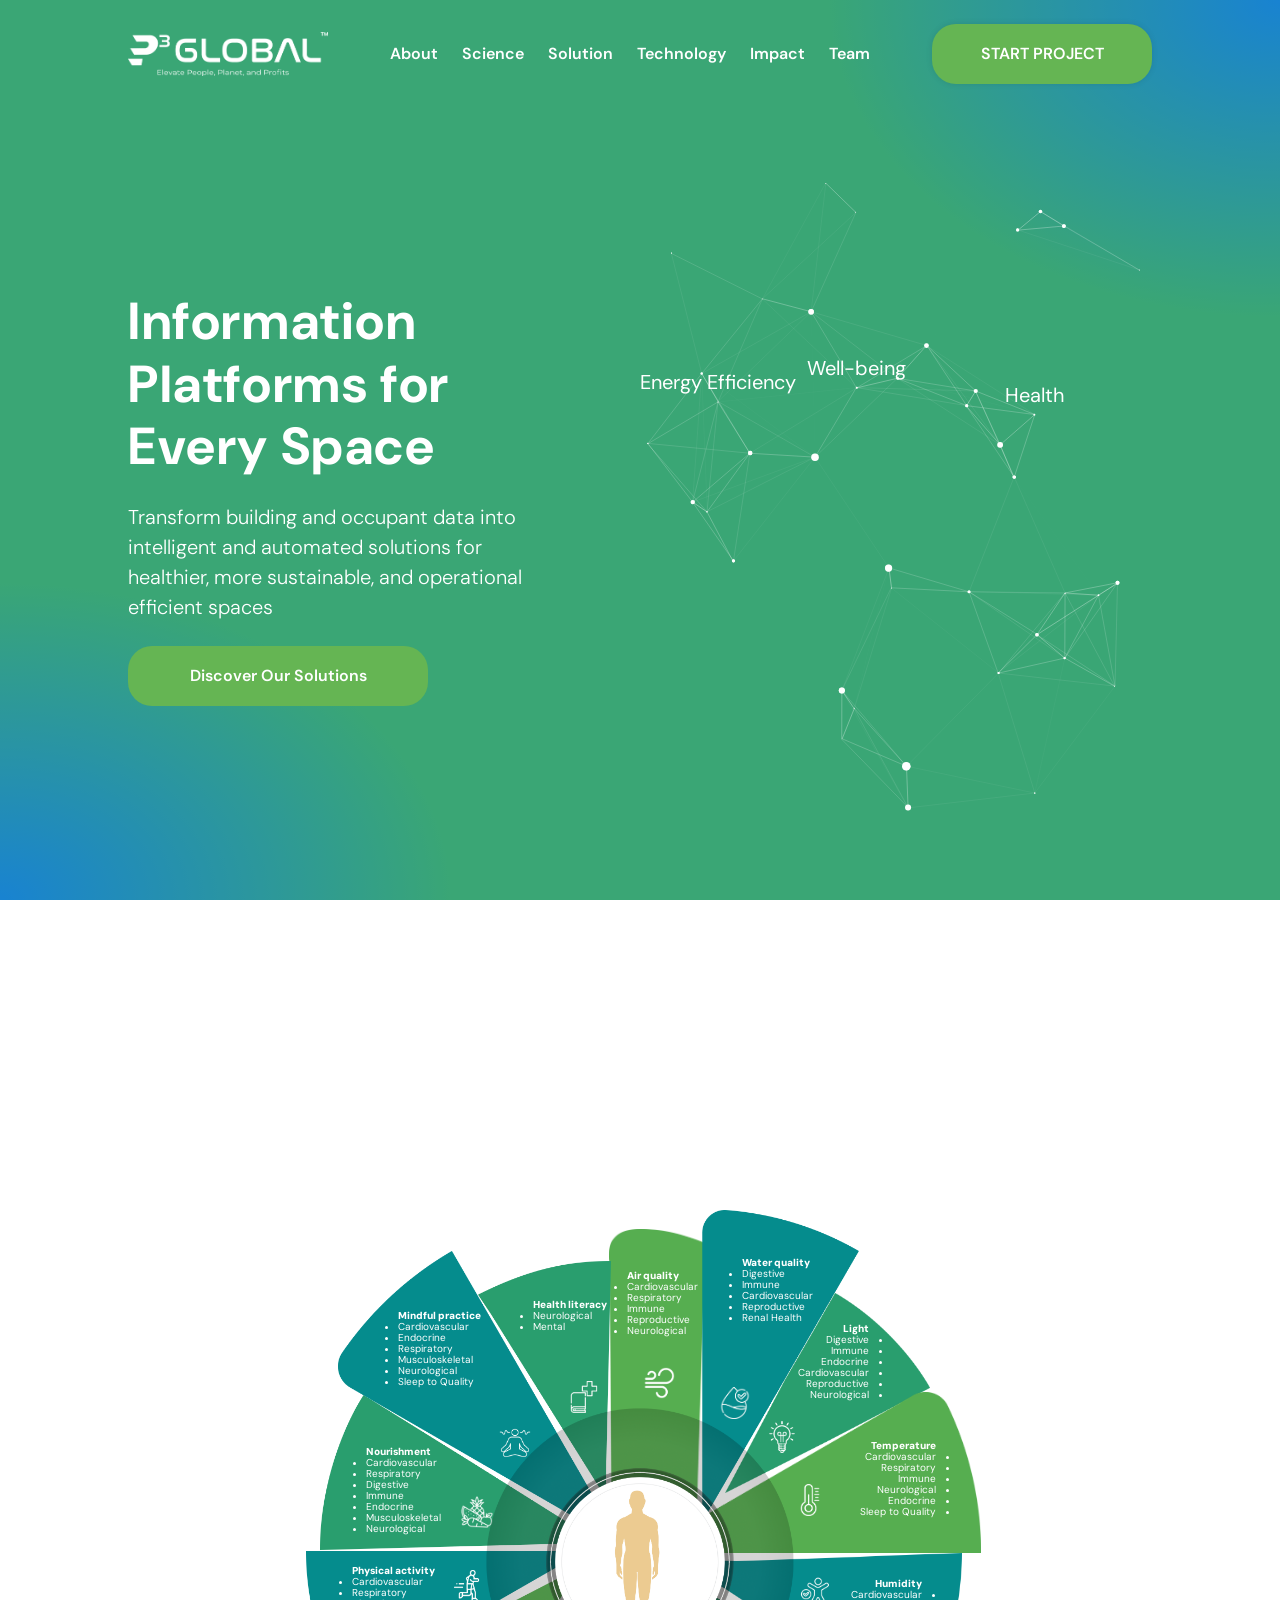
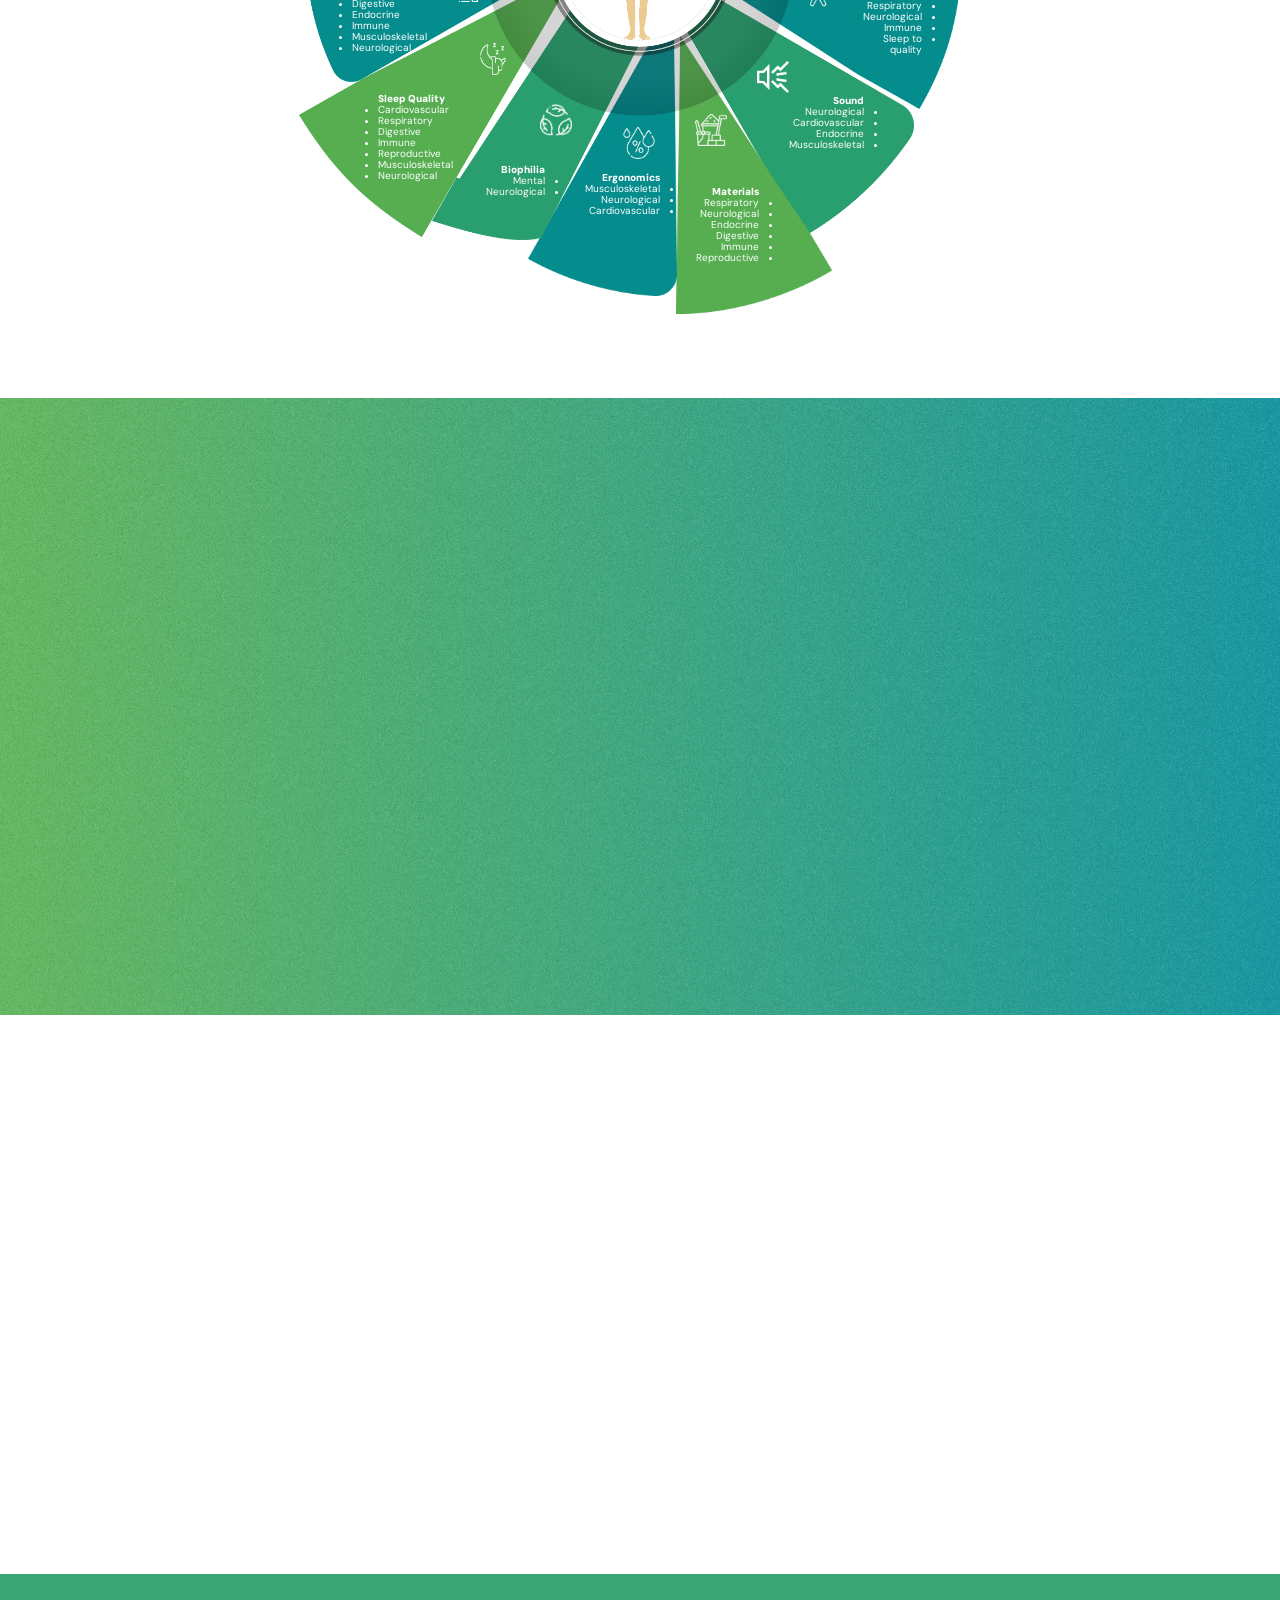
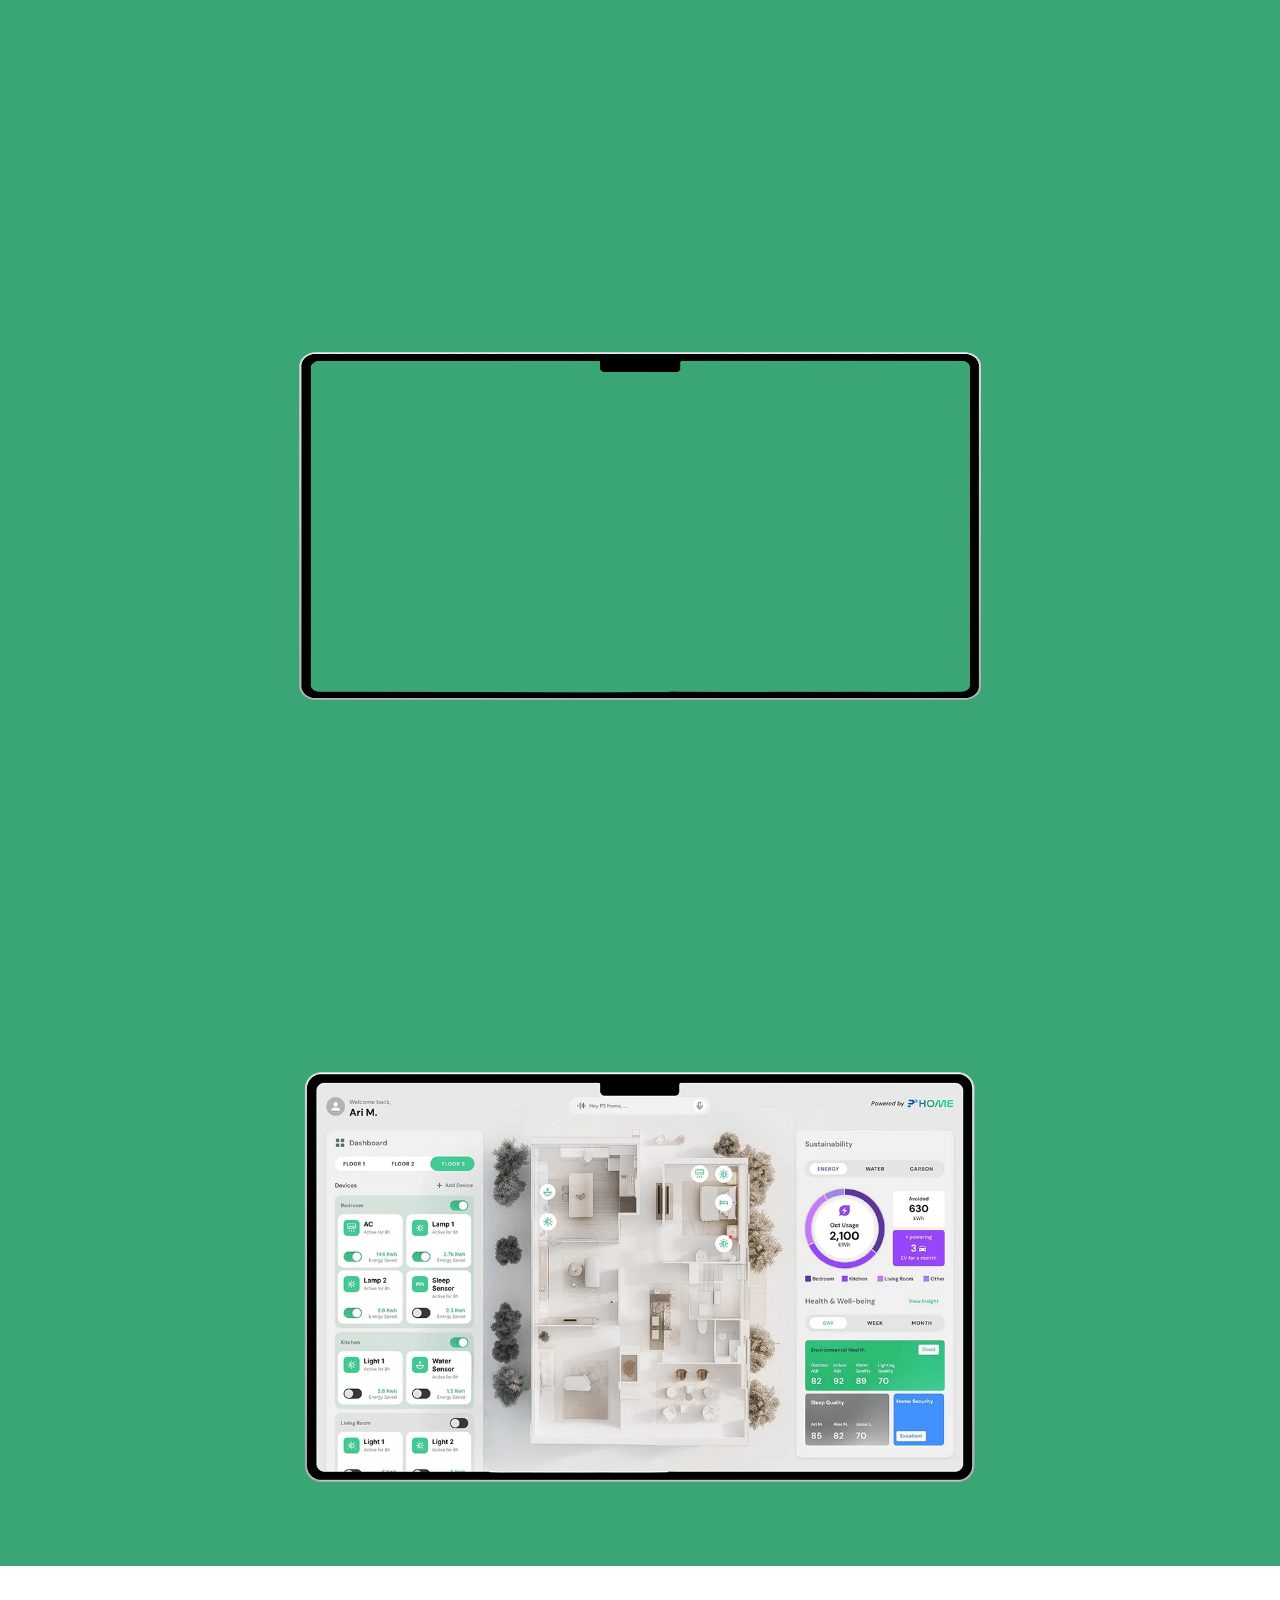
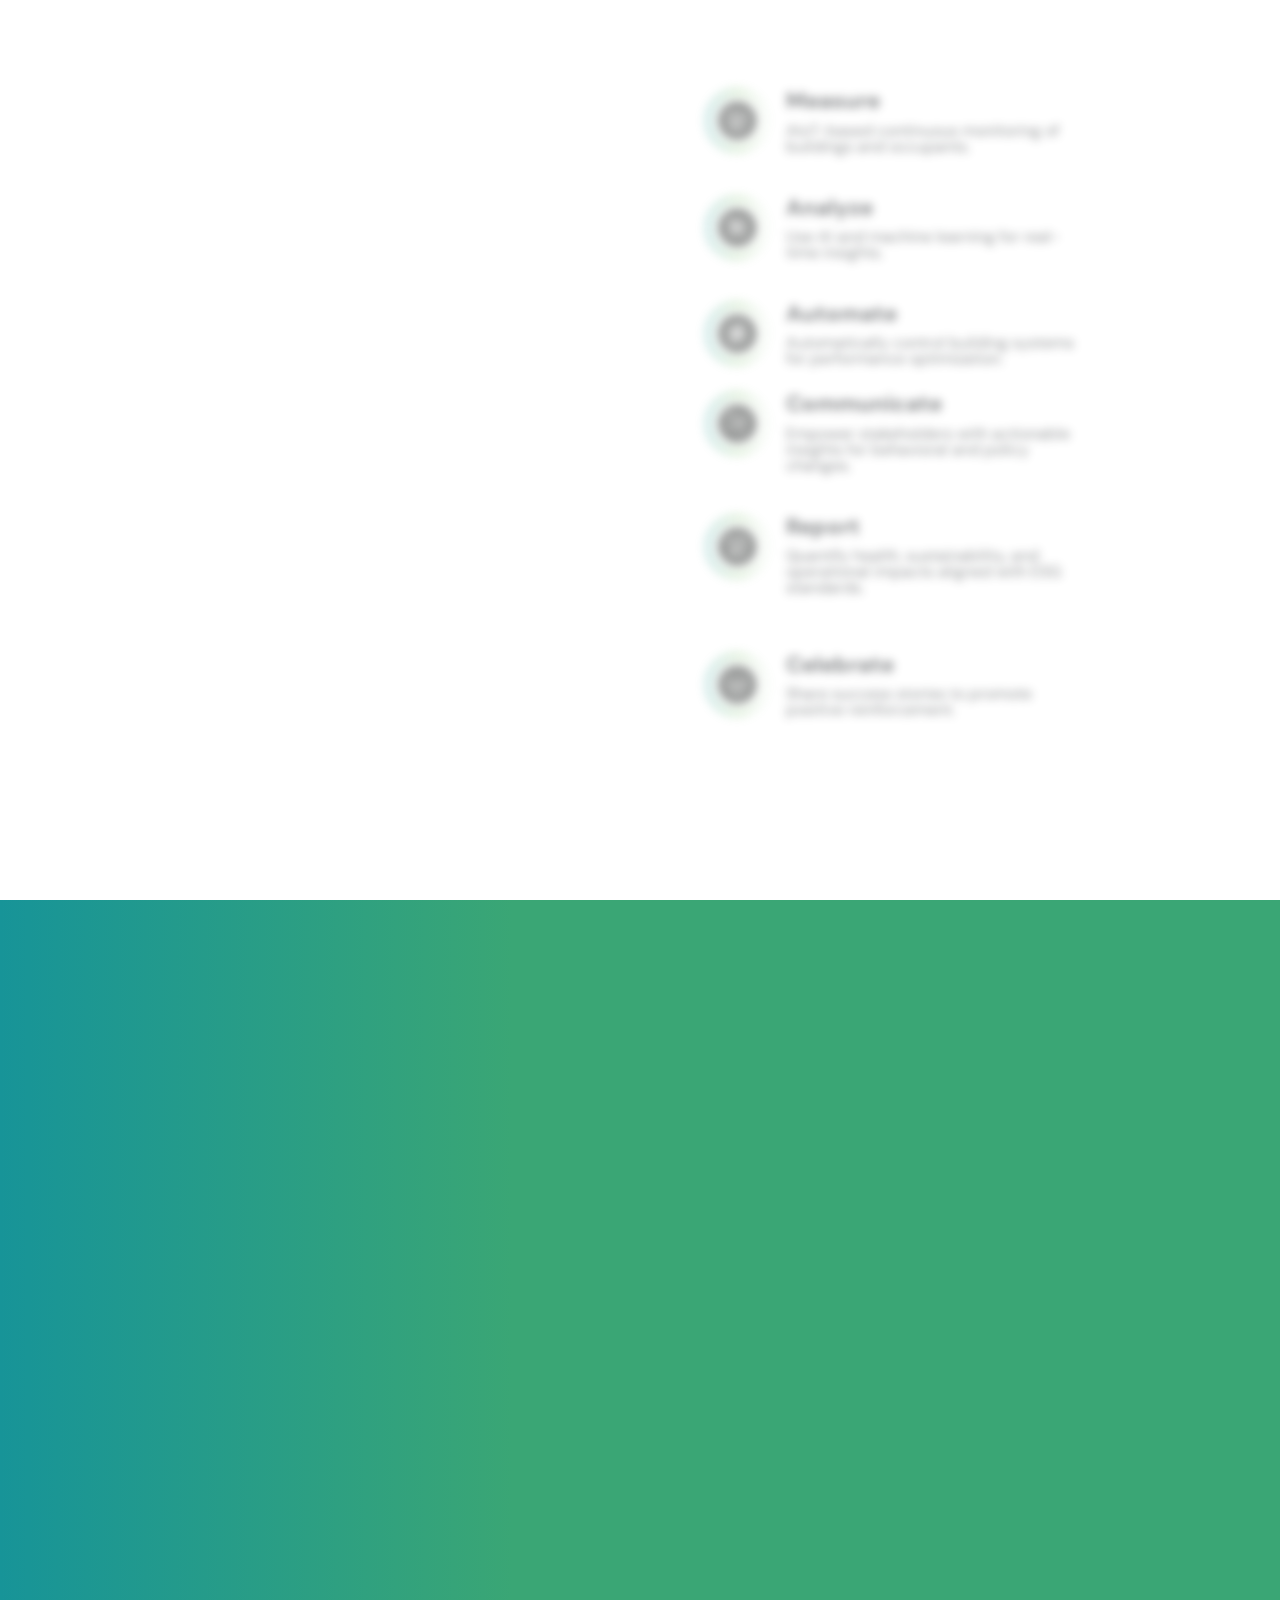
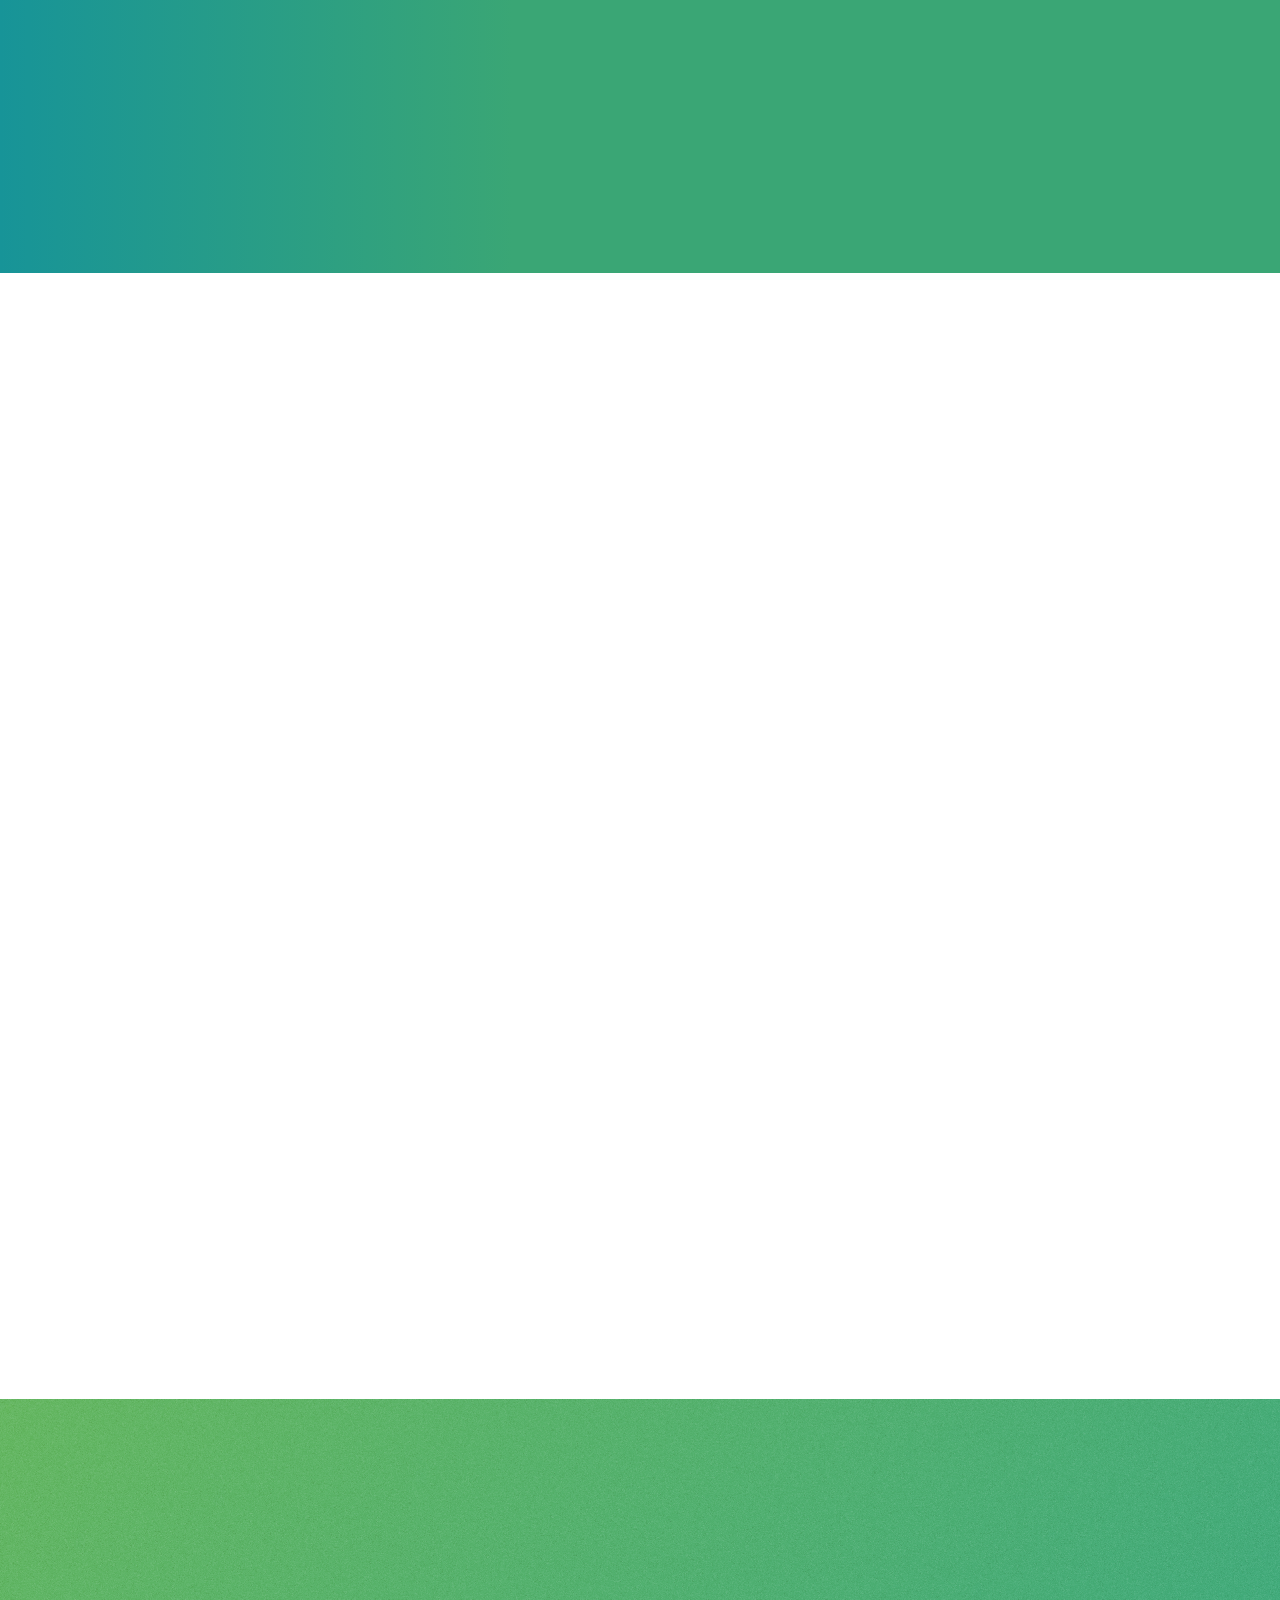
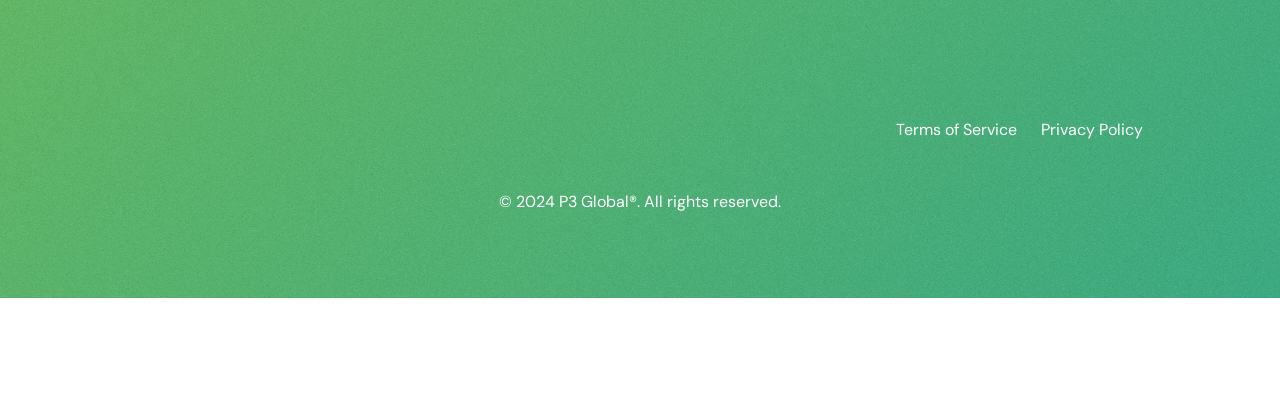
<file: index.html>
<!doctype html>
<html lang="en">

<head>
    <meta charset="utf-8">
    <meta name="viewport" content="width=device-width, initial-scale=1">
    <title>PThree Global</title>

    <link href="css/bootstrap.min.css" rel="stylesheet">

    <link rel="preconnect" href="https://fonts.googleapis.com">
    <link rel="preconnect" href="https://fonts.gstatic.com" crossorigin>
    <link
        href="https://fonts.googleapis.com/css2?family=DM+Sans:ital,opsz,wght@0,9..40,100..1000;1,9..40,100..1000&display=swap"
        rel="stylesheet">
    <link rel="stylesheet" href="css/style.css">
    <link rel="stylesheet" href="css/responsive.css">

</head>
<body>

    <section class="hero-section">

        <!-- HEADER -->

        <header class="position-fixed top-0 w-100 scroll-heaader">
            <div
                class=" d-flex align-items-center justify-content-between navbar navbar-expand-lg container-padding py-4">
                <!-- LOGO -->
                <a href="index.html">
                    <img src="assets/White Logo/P3 Global Slogan.png" alt="logo" class="logo-image">
                </a>

                <!-- TOGGLE BUTTON -->
                <button class="navbar-toggler nav-toggle" data-bs-toggle="collapse"
                    data-bs-target="#navbarSupportedContent" aria-controls="navbarSupportedContent"
                    aria-expanded="false" aria-label="Toggle navigation">
                    <label class="toggler-container">
                        <input class="toggle-checkbox" type="checkbox">
                        <div class="checkmark-toggler">
                            <span></span>
                            <span></span>
                            <span></span>
                        </div>
                    </label>
                </button>

                <div class="align-items-center flex-fill collapse navbar-collapse menu-elemets"
                    id="navbarSupportedContent">

                    <nav
                        class="d-flex  align-items-center flex-lg-fill justify-content-center header-navlinks mb-3 mb-lg-0">

                        <ul
                            class="d-flex flex-column align-items-center flex-lg-row gap-4 gap-xl-4 gap-xxl-5 gap-lg-3 p-0 m-0">

                            <a href="about.html" class="navigation-link">
                                <li>About</li>
                            </a>


                            <a href="science.html" class="navigation-link">
                                <li>Science</li>
                            </a>

                            <a href="#solutionSection" class="navigation-link">
                                <li>Solution</li>
                            </a>

                            <a href="#technologySection" class="navigation-link">
                                <li>Technology</li>
                            </a>

                            <a href="#impactSection" class="navigation-link">
                                <li>Impact</li>
                            </a>

                            <a href="team.html" class="navigation-link">
                                <li>Team</li>
                            </a>


                        </ul>

                    </nav>


                    <a href="contact.html" class="nav-button"  style=" box-shadow: 0px 0px 6px rgba(0, 0, 0, 0.1);">
                        START PROJECT
                    </a>
                </div>


            </div>
        </header>


        <!-- HERO CONTENTS -->


        <div
            class="container-padding d-flex flex-column flex-lg-row align-items-center gap-4 justify-content-between hero-content-section">

            <div class="hidden col-lg-5">
                <h2 class="banner-headline text-white mb-4">Information Platforms for Every Space</h2>
                <p class="paragraph-size text-white">
                    Transform building and occupant data into intelligent and
                    automated solutions for healthier, more sustainable, and
                    operational efficient spaces
                </p>
                <a href="#solutionSection" class="nav-button mt-4">Discover Our Solutions</a>
            </div>

            <div class="col-lg-6 position-relative d-flex align-items-center justify-content-center hero-animation "
                style="padding: 5%;">

                <!-- ANIMATION CONTENT -->


                <div id="particles-js">
                    <canvas class="particles-js-canvas-el"></canvas>
                    <div id="words-container"></div>
                </div>

            </div>
        </div>

    </section>


    <!-- SECTION 2 -PEOPLE- -->


    <section class="container-padding scroll-margin" id="peopleSection">

        <div
            class="d-flex flex-column justify-content-center text-center align-items-center mb-xl-5 mb-lg-4 mb-3 hidden_2">
            <h3 class="section-headline gradient-text mb-md-3 mb-2 mb-lg-4">PEOPLE</h3>
            <p class="paragraph-size fw-normal col-lg-9 col-xl-6">
                Environments shape our well-being. With over 90% of our time spent indoors, our health and longevity are
                influenced more by our surroundings than by genetics
            </p>

        </div>

        <div class="d-flex flex-column flex-xl-row align-items-center gap-5 gap-xl-3 justify-content-center">

            <div class="people-diagram col-12 col-lg-10 col-xl-8 " id="diagram-section">
                <img src="assets/People diagram/people-diagram-image.png" class="full-people-diagram " alt="diagram">


                <!-- PEOPLE DIAGRAM CONTAINER -->


                <div class="people-diagram-container d-none d-sm-block">


                    <img src="assets/People diagram/center-human-image.png" alt="image" class="center-human-image">


                    <!-- SHAPES -->

                    <div class="air-quality-shape shape-animation">
                        <img src="assets/People diagram/Air-quality-shape.png" width="100%" alt="shape">

                        <div class="shape-content air-quality-content">
                            <ul>
                                <li>Air quality</li>
                                <li>Cardiovascular </li>
                                <li>Respiratory  </li>
                                <li>Immune </li>
                                <li>Reproductive </li>
                                <li>Neurological  </li>
                            </ul>
                        </div>
                        
                        <img src="assets/People diagram/Icons/Air quality.png" alt="icon" class="shape-icon air-quality-icon">

                    </div>

                    <div class="Water-quality-shape shape-animation">
                        <img src="assets/People diagram/Water-quality-shape.png" width="100%" alt="shape">

                        <div class="shape-content water-quality-content">
                            <ul>
                                <li>Water quality </li>
                                <li>Digestive </li>
                                <li>Immune </li>
                                <li>Cardiovascular </li>
                                <li>Reproductive </li>
                                <li>Renal Health</li>
                            </ul>
                        </div>
                        
                        <img src="assets/People diagram/Icons/Water quality.png" alt="icon" class="shape-icon water-quality-icon">
                    </div>

                    <div class="light-quality-shape shape-animation">
                        <img src="assets/People diagram/light-shape.png" width="100%" alt="shape">

                        <div class="shape-content light-quality-content">
                            <ul>
                                <li>Light</li>
                                <li>Digestive</li>
                                <li>Immune </li>
                                <li>Endocrine</li>
                                <li>Cardiovascular </li>
                                <li>Reproductive</li>
                                <li>Neurological </li>
                            </ul>
                        </div>
                        
                        <img src="assets/People diagram/Icons/Light.png" alt="icon" class="shape-icon light-quality-icon">

                    </div>

                    <div class="temperature-shape shape-animation">
                        <img src="assets/People diagram/Temperature-shape.png" width="100%" alt="shape">

                        <div class="shape-content temperature-content">
                            <ul>
                                <li>Temperature</li>
                                <li>Cardiovascular</li>
                                <li>Respiratory </li>
                                <li>Immune</li>
                                <li>Neurological </li>
                                <li>Endocrine</li>
                                <li>Sleep to Quality </li>
                            </ul>
                        </div>
                        
                        <img src="assets/People diagram/Icons/Temperature.png" alt="icon" class="shape-icon temperature-icon">


                    </div>

                    <div class="humidity-shape shape-animation">
                        <img src="assets/People diagram/Humidity-shape.png" width="100%" alt="shape">

                        <div class="shape-content humidity-content">
                            <ul>
                                <li>Humidity</li>
                                <li>Cardiovascular</li>
                                <li>Respiratory </li>
                                <li>Neurological</li>
                                <li>Immune </li>
                                <li>Sleep to quality</li>
                            </ul>
                        </div>
                        
                        <img src="assets/People diagram/Icons/Humidity.png" alt="icon" class="shape-icon humidity-icon">

                    </div>

                    <div class="sound-shape shape-animation">
                        <img src="assets/People diagram/sound-shape.png" width="100%" alt="shape">

                        
                        <div class="shape-content sound-content">
                            <ul>
                                <li>Sound</li>
                                <li>Neurological</li>
                                <li>Cardiovascular </li>
                                <li>Endocrine</li>
                                <li>Musculoskeletal </li>
                            </ul>
                        </div>
                        
                        <img src="assets/People diagram/Icons/Sound.png" alt="icon" class="shape-icon sound-icon">


                    </div>

                    <div class="material-shape shape-animation">
                        <img src="assets/People diagram/Materials-shape.png" width="100%" alt="shape">
                        
                        <div class="shape-content material-content">
                            <ul>
                                <li>Materials</li>
                                <li>Respiratory</li>
                                <li>Neurological </li>
                                <li>Endocrine</li>
                                <li>Digestive </li>
                                <li>Immune</li>
                                <li>Reproductive</li>
                            </ul>
                        </div>
                        
                        <img src="assets/People diagram/Icons/Materials.png" alt="icon" class="shape-icon material-icon">

                    </div>

                    <div class="ergonomics-shape shape-animation">
                        <img src="assets/People diagram/Ergonomics-shape.png" width="100%" alt="shape">

                        <div class="shape-content ergonomic-content">
                            <ul>
                                <li>Ergonomics</li>
                                <li>Musculoskeletal</li>
                                <li>Neurological </li>
                                <li>Cardiovascular</li>
                            </ul>
                        </div>
                        
                        <img src="assets/People diagram/Icons/Ergonomics.png" alt="icon" class="shape-icon ergonomic-icon">

                    </div>

                    <div class="biophilia-shape shape-animation">
                        <img src="assets/People diagram/Biophilia-shape.png" width="100%" alt="shape">

                        <div class="shape-content biophilia-content">
                            <ul>
                                <li>Biophilia</li>
                                <li>Mental</li>
                                <li>Neurological </li>
                            </ul>
                        </div>
                        
                        <img src="assets/People diagram/Icons/Biophilia.png" alt="icon" class="shape-icon biophilia-icon">


                    </div>

                    <div class="sleep-quality-shape shape-animation">
                        <img src="assets/People diagram/Sleep-Quality-shape.png" width="100%" alt="shape">


                        <div class="shape-content sleep-quality-content">
                            <ul>
                                <li>Sleep Quality</li>
                                <li>Cardiovascular </li>
                                <li>Respiratory </li>
                                <li>Digestive </li>
                                <li>Immune </li>
                                <li>Reproductive </li>
                                <li>Musculoskeletal </li>
                                <li>Neurological </li>
                            </ul>
                        </div>
                        
                        <img src="assets/People diagram/Icons/Sleep Quality.png" alt="icon" class="shape-icon sleep-quality-icon">

                    </div>

                    <div class="physical-activity-shape shape-animation">
                        <img src="assets/People diagram/Physical-activity-shape.png" width="100%" alt="shape">

                        <div class="shape-content physical-activity-content">
                            <ul>
                                <li>Physical activity</li>
                                <li>Cardiovascular </li>
                                <li>Respiratory </li>
                                <li>Digestive </li>
                                <li>Endocrine </li>
                                <li>Immune </li>
                                <li>Musculoskeletal </li>
                                <li>Neurological </li>
                            </ul>
                        </div>
                        
                        <img src="assets/People diagram/Icons/Physical activity.png" alt="icon" class="shape-icon physical-activity-icon">

                    </div>

                    <div class="nourishment-shape shape-animation">
                        <img src="assets/People diagram/Nourishment-shape.png" width="100%" alt="shape">

                        <div class="shape-content nourishment-content">
                            <ul>
                                <li>Nourishment</li>
                                <li>Cardiovascular </li>
                                <li>Respiratory </li>
                                <li>Digestive </li>
                                <li>Immune </li>
                                <li>Endocrine </li>
                                <li>Musculoskeletal </li>
                                <li>Neurological </li>
                            </ul>
                        </div>
                        
                        <img src="assets/People diagram/Icons/Nourishment.png" alt="icon" class="shape-icon nourishment-icon">


                    </div>

                    <div class="mindful-practice-shape shape-animation">
                        <img src="assets/People diagram/Mindful-practice-shape.png" width="100%" alt="shape">

                        <div class="shape-content mindful-practice-content">
                            <ul>
                                <li>Mindful practice</li>
                                <li>Cardiovascular </li>
                                <li>Endocrine </li>
                                <li>Respiratory </li>
                                <li>Musculoskeletal </li>
                                <li>Neurological </li>
                                <li>Sleep to Quality </li>
                            </ul>
                        </div>
                        
                        <img src="assets/People diagram/Icons/Mindful practice.png" alt="icon" class="shape-icon mindful-practice-icon">


                    </div>

                    <div class="health-literacy-shape shape-animation">
                        <img src="assets/People diagram/Health-literacy-shape.png" width="100%" alt="shape">

                        <div class="shape-content health-literacy-content">
                            <ul>
                                <li>Health literacy</li>
                                <li>Neurological </li>
                                <li>Mental </li>
                            </ul>
                        </div>
                        
                        <img src="assets/People diagram/Icons/Health literacy.png" alt="icon" class="shape-icon health-literacy-icon">


                    </div>



                </div>


 <!-- PEOPLE DIAGRAM CONTAINER -->


            </div>

        </div>

    </section>




    <!-- SECTION - 3 PLANET -->

    <section class="container-padding gradient-background"
        style="background: linear-gradient(90deg, #65b553 , #179498) ,url('assets/grains-1.webp')">
        <h3 class="section-headline text-center text-white hidden_2">PLANET</h3>

        <div class="d-flex flex-column flex-lg-row justify-content-between align-items-center gap-padding">
            <div class="col-lg-5 mb-4 hidden_1">
                <h5 class="sub-headline text-white mb-md-4 mb-3 col-lg-10 col-xxl-12 hidden_2"
                    style="font-weight: 900;">
                    Buildings have a profound impact on the planet</h5>
                <p class="paragraph-size fw-normal text-white  hidden_2">Buildings play a pivotal role in shaping our
                    planet,
                    consuming vast resources and energy while influencing environmental health. Sustainable design can
                    drive impactful change.</p>
            </div>

            <div
                class="d-flex flex-column gap-5 gap-sm-4 gap-md-3 flex-sm-row justify-content-between align-items-end col-lg-6">

                <div class="d-flex flex-column align-items-center justify-content-center gap-3  hidden_2">
                    <div class="d-flex justify-content-center align-items-center rounded-circle p-3 globe-circle"
                        style="background: conic-gradient(rgb(99, 183, 82) 108deg, rgb(240, 240, 240) 108deg);">
                        <div
                            class="global-color fs-2 fw-bold planet-box rounded-circle d-flex align-items-center justify-content-center">
                            30%
                        </div>
                    </div>
                    <h6 class="paragraph-size fw-semibold m-0 text-center text-white">Global Energy <br> Consumption
                    </h6>
                </div>

                <div class="d-flex flex-column align-items-center justify-content-center gap-3  hidden_2">

                    <div class="d-flex justify-content-center align-items-center rounded-circle p-3 globe-circle"
                        style="background: conic-gradient( #179498 108deg, rgb(240, 240, 240) 108deg);;">
                        <div
                            class="global-color fs-2 fw-bold planet-box rounded-circle d-flex align-items-center justify-content-center">
                            37%
                        </div>
                    </div>
                    <h6 class="paragraph-size fw-semibold m-0 text-center text-white">Global Carbon <br> Emission</h6>
                </div>

                <div class="d-flex flex-column align-items-center justify-content-center gap-3  hidden_2">
                    <div class="position-relative d-flex align-items-center justify-content-center">
                        <h6 class="fs-3 m-0 mb-2  largest-planet">Largest</h6>
                        <!-- style="text-shadow: 1px 0px 4px rgba(0, 0, 0, 0.5);" -->
                        <div class="globe-circle">
                            <img src="assets/planet-13.png" alt="earth" width="100%">
                        </div>
                    </div>
                    <h6 class="paragraph-size fw-semibold m-0 text-center text-white">Raw Material <br> Consumption</h6>
                </div>

            </div>
        </div>
    </section>

    <!-- SECTION - 4 - PROFIT -->


    <section class="container-padding">
        <div class="d-flex flex-column align-items-center hidden_2">
            <h3 class="section-headline gradient-text text-center mb-md-3 mb-2 mb-lg-4">PROFIT</h3>
            <h5 class="sub-headline text-center">Buildings also greatly <span class="fw-bold">impact organizations’
                    finances</span></h5>
            <p class="paragraph-size text-center">Healthy & sustainable buildings drive financial success:</p>
        </div>

        <div class="d-flex flex-column flex-lg-row justify-content-center gap-4 gap-md-3 gap-lg-4 gap-padding">

            <div
                class="d-flex flex-column flex-sm-row justify-content-start align-items-center align-items-sm-start gap-4 gap-md-3 gap-lg-4 p-1">

                <div class="d-flex flex-column align-items-center gap-3 profits-icon-box hidden_2">
                    <img src="assets/down_arrow.png" alt="icon" style="width: 50px;">

                    <p class="paragraph-size fw-bold text-center">
                        Employee Healthcare & insurance
                    </p>
                </div>


                <div class="d-flex flex-column align-items-center gap-3 profits-icon-box hidden_2">
                    <img src="assets/down_arrow.png" alt="icon" style="width: 50px;">

                    <p class="paragraph-size fw-bold text-center">
                        <span class="sub-headline">10~20%</span>
                        <br>
                        Operating cost
                    </p>
                </div>


                <div class="d-flex flex-column align-items-center gap-3 profits-icon-box hidden_2">
                    <img src="assets/up_arrow.png" alt="icon" style="width: 50px;">

                    <p class="paragraph-size fw-bold text-center">
                        <span class="sub-headline">30%</span>
                        <br>
                        Rental income
                    </p>
                </div>
            </div>

            <div
                class="d-flex flex-column flex-sm-row align-items-center align-items-sm-start justify-content-start  gap-4 gap-md-3 gap-lg-4">

                <div class="d-flex flex-column align-items-center gap-3 profits-icon-box hidden_2">
                    <img src="assets/up_arrow.png" alt="icon" style="width: 50px;">

                    <p class="paragraph-size fw-bold text-center">
                        <span class="sub-headline">6~10%</span>
                        <br>
                        Asset value
                    </p>
                </div>

                <div class="d-flex flex-column align-items-center gap-3 profits-icon-box hidden_2">
                    <img src="assets/up_arrow.png" alt="icon" style="width: 50px;">

                    <p class="paragraph-size fw-bold text-center">
                        Productivity and satisfaction
                    </p>
                </div>

                <div class="d-flex flex-column align-items-center gap-3 profits-icon-box hidden_2">
                    <img src="assets/rightup-arrow 2.png" alt="icon" style="height: 50px;">

                    <p class="paragraph-size fw-bold text-center">
                        ESG reporting
                    </p>
                </div>
            </div>
        </div>

    </section>

    <!-- SECTION 5  -->

    <section class="position-relative scroll-margin" id="solutionSection">

        <!-- SECTION 1 -->

        <div
            class="d-flex align-items-center justify-content-center flex-column container-padding product-gradient pb-4">

            <div class="d-flex flex-column align-items-center hidden_2 mb-4 mb-xl-5">
                <img src="assets/White Logo/P3-tek.png" alt="logo" class="logos-icon">

                <p class="paragraph-size text-white text-center col-12 col-md-11 col-lg-10 col-xl-9 col-xxl-7 mt-4 ">
                    P3Tek helps improve the sustainability and operational efficiency of offices, schools, and other
                    types of public buildings,
                    while prioritizing the health and well-being of occupants
                </p>

                <a href="contact.html" class="learn-more-btn" style="width: 250px;">Learn More</a>
            </div>

            <div class="col-12 col-sm-10 col-md-8 mt-3 mt-md-3 ">
                <div class="position-relative">
                    <img src="assets/Tablet_Frame.png" class="tablet-frame" alt="image">
                    <video autoplay loop muted plays-inline class="tech-video">
                        <source src="assets/IMG_4692.MP4" type="video/mp4">
                    </video>
                </div>
            </div>
        </div>

        <!-- SECTION 2 -->

        <div class="d-flex align-items-center justify-content-center flex-column container-padding product-gradient">

            <div class="d-flex flex-column align-items-center hidden_2 mb-4 mb-xl-5">
                <img src="assets/White Logo/P3 Home.png" alt="logo" class="logos-icon">

                <p class="paragraph-size text-white text-center col-12 col-md-11 col-lg-10 col-xl-9 col-xxl-7 mt-4 ">
                    P3Home transforms any home into a healthy, sustainable and smart space through AloT home solutions.
                </p>

                <a href="contact.html" class="learn-more-btn" style="width: 250px;">Learn More</a>
            </div>

            <div class="col-12 col-sm-10 col-md-8 mt-3 mt-md-3 ">
                <img src="assets/P3W1-p3home-1.webp" alt="tek-image" style="width: 100%;">
            </div>
        </div>

    </section>



    <!-- SECTION 6 --- DATA approach  -->


    <section class="container-padding scroll-margin" id="technologySection">
        <div class="d-flex justify-content-center">
            <h3 class="section-headline text-center gradient-text hidden_2">THE P3 DATA APPROACH</h3>
        </div>

        <div class="d-flex flex-column flex-lg-row justify-content-lg-between gap-padding">


            <!-- IMAGE SECTION -->

            <div id="approachImageDiagram"
                class="d-flex align-items-center justify-content-center approach-image-container col-md-12 col-lg-6 mb-5 ">

                <div class="position-relative hidden_1">
                    <img src="assets/approach images/Data_Approach.png" usemap="#image-map" class="approach-image"
                        tabindex="1">


                    <span class="approach-data-number  approach-data-number-1" data-index="1">1</span>
                    <span class="approach-data-number  approach-data-number-2" data-index="2">2</span>
                    <span class="approach-data-number  approach-data-number-3" data-index="3">3</span>
                    <span class="approach-data-number  approach-data-number-4" data-index="4">4</span>
                    <span class="approach-data-number  approach-data-number-5" data-index="5">5</span>
                    <span class="approach-data-number  approach-data-number-6" data-index="6">6</span>

                    <map name="image-map" class="map-image">
                        <area target="" alt="approach_1" title="approach_1" href="#1" class="map-data-1" data-index="1"
                            coords="992,532,1007,514,1030,490,1022,432,1012,386,990,319,951,244,911,187,848,123,752,59,674,25,603,7,519,1,558,34,553,45,543,55,527,67,524,74,539,73,582,77,643,92,702,115,766,151,837,211,889,280,905,307,918,336,936,381,953,443,956,490,969,505,979,519"
                            shape="poly">
                        <area target="" alt="approach_2" title="approach_2" href="#2" class="map-data-2" data-index="2"
                            coords="554,1029,529,1009,510,992,556,954,619,947,700,918,769,880,829,827,863,789,895,743,913,710,926,683,934,655,943,624,949,594,955,569,955,547,958,526,955,512,968,531,981,547,994,553,1000,547,1008,538,1019,527,1029,515,1027,550,1024,573,1023,604,1014,640,1007,666,995,702,984,725,974,748,962,770,943,799,930,821,910,844,890,867,871,886,855,903,829,924,807,938,785,954,754,971,727,984,703,995,675,1005,649,1013,606,1021"
                            shape="poly">
                        <area target="" alt="approach_3" title="approach_3" href="#3" class="map-data-3" data-index="3"
                            coords="1,501,9,489,24,472,34,459,53,482,73,507,73,543,77,578,87,620,98,657,109,692,122,730,148,772,167,799,199,830,218,844,247,867,279,889,306,905,347,922,406,946,458,951,491,954,525,959,513,969,500,980,489,990,491,998,499,1006,509,1012,518,1021,528,1028,510,1030,489,1028,468,1028,429,1022,400,1017,350,1002,300,983,255,960,199,922,150,879,114,838,86,801,53,743,35,701,15,643,6,598,2,556"
                            shape="poly">
                        <area target="" alt="approach_4" title="approach_4" href="#4" class="map-data-4" data-index="4"
                            coords="75,505,86,494,106,471,131,496,140,507,144,556,148,585,158,624,171,658,182,682,191,695,206,722,220,740,235,757,251,775,266,788,288,808,308,820,328,833,353,846,375,857,397,864,424,873,450,880,477,884,503,888,528,888,526,911,526,941,526,958,503,955,475,950,430,947,399,941,359,924,319,910,293,896,246,864,200,831,168,799,126,735,104,670,78,585,75,541"
                            shape="poly">
                        <area target="" alt="approach_5" title="approach_5" href="#5" class="map-data-5" data-index="5"
                            coords="139,505,154,493,177,473,192,485,212,505,215,556,222,581,232,614,250,652,278,695,308,725,336,751,364,768,389,781,419,793,437,801,460,809,483,809,503,814,526,814,526,849,528,887,478,882,440,874,377,857,356,847,334,834,311,821,286,804,250,773,217,735,190,690,174,662,154,601,147,566"
                            shape="poly">
                        <area target="" alt="approach_6" title="approach_6" href="#6" class="map-data-6" data-index="6"
                            coords="2,474,11,411,21,373,36,323,54,287,74,251,95,218,119,187,145,158,169,137,196,112,221,93,251,74,293,52,321,39,340,31,358,25,391,16,414,10,434,7,456,4,474,3,493,1,513,18,532,33,539,37,497,74,469,74,439,79,413,84,394,89,368,99,347,104,323,116,300,127,279,141,253,159,233,175,217,188,194,210,169,241,140,280,124,308,108,342,95,376,88,397,81,427,76,454,75,472,74,480,63,469,54,459,44,447,39,441,28,444,21,452,12,462"
                            shape="poly">
                    </map>


                    <div class="approach-number approach-number-1" data-index="1">
                        <img src="assets/approach images/Approach_1.png" width="100%" class="data-image"
                            alt="approach_1">
                    </div>

                    <div class="approach-number approach-number-2" data-index="2">
                        <img src="assets/approach images/Approach_2.png" width="100%" class="data-image"
                            alt="approach_2">

                    </div>

                    <div class="approach-number approach-number-3" data-index="3">
                        <img src="assets/approach images/Approach_3.png" width="100%" class="data-image"
                            alt="approach_3">

                    </div>

                    <div class="approach-number approach-number-4" data-index="4">
                        <img src="assets/approach images/Approach_4.png" width="100%" class="data-image"
                            alt="approach_4">

                    </div>

                    <div class="approach-number approach-number-5" data-index="5">
                        <img src="assets/approach images/Approach_5.png" width="100%" class="data-image"
                            alt="approach_5">

                    </div>

                    <div class="approach-number approach-number-6" data-index="6">
                        <img src="assets/approach images/Approach_6.png" width="100%" class="data-image"
                            alt="approach_6">

                    </div>


                </div>

            </div>




            <!-- CARDS -->

            <div class="col-lg-6 d-flex flex-column gap-4 align-items-center">

                <div class="d-flex  gap-3 col-11 col-sm-9 col-md-8 col-lg-9 col-xxl-8 approach-card hidden"
                    data-index="1">
                    <img src="assets/Measure.png" alt="icon" class="approach-icon">

                    <div class="d-flex flex-column">
                        <h5 class="card-headline">Measure</h5>
                        <p class="card-content">AIoT-based continuous monitoring of buildings and occupants.</p>
                    </div>

                </div>

                <div class="d-flex  gap-3 col-11 col-sm-9 col-md-8 col-lg-9 col-xxl-8 approach-card hidden"
                    data-index="2">
                    <img src="assets/Analyze.png" alt="icon" class="approach-icon">

                    <div class="d-flex flex-column">
                        <h5 class="card-headline">Analyze</h5>
                        <p class="card-content">Use AI and machine learning for real-time insights.</p>
                    </div>

                </div>

                <div class="d-flex  gap-3 col-11 col-sm-9 col-md-8 col-lg-9 col-xxl-8 approach-card hidden"
                    data-index="3">
                    <img src="assets/Automate.webp" alt="icon" class="approach-icon">

                    <div class="d-flex flex-column">
                        <h5 class="card-headline">Automate</h5>
                        <p class="card-content">Automatically control building systems for performance optimization.</p>
                    </div>

                </div>

                <div class="d-flex  gap-3 col-11 col-sm-9 col-md-8 col-lg-9 col-xxl-8 approach-card hidden"
                    data-index="4">
                    <img src="assets/Communicate.webp" alt="icon" class="approach-icon">

                    <div class="d-flex flex-column">
                        <h5 class="card-headline">Communicate</h5>
                        <p class="card-content">Empower stakeholders with actionable insights for behavioral and policy
                            changes.</p>
                    </div>

                </div>

                <div class="d-flex  gap-3 col-11 col-sm-9 col-md-8 col-lg-9 col-xxl-8 approach-card hidden"
                    data-index="5">
                    <img src="assets/Report.webp" alt="icon" class="approach-icon">

                    <div class="d-flex flex-column">
                        <h5 class="card-headline">Report</h5>
                        <p class="card-content">Quantify health, sustainability, and operational impacts aligned with
                            ESG standards.</p>
                    </div>

                </div>

                <div class="d-flex  gap-3 col-11 col-sm-9 col-md-8 col-lg-9 col-xxl-8 approach-card hidden"
                    data-index="6">
                    <img src="assets/Celebrate.webp" alt="icon" class="approach-icon">

                    <div class="d-flex flex-column">
                        <h5 class="card-headline">Celebrate</h5>
                        <p class="card-content">Share success stories to promote positive reinforcement.</p>
                    </div>

                </div>

            </div>
        </div>
    </section>



    <!-- SECTION 7 -->




    <section class="container-padding unified-gradient">

        <div class="d-flex flex-column flex-xl-row align-items-center justify-content-lg-between">

            <div class="hidden_2 col-xl-4 mb-4 mb-xl-0">
                <h3 class="section-headline text-white mb-4 mb-md-5 lh-base">
                    P3 Global Technology Platform
                </h3>

                <p class="paragraph-size text-white mb-3">We create information platforms built on an AI-enabled IoT
                    framework, with agnostic system integrations.</p>
                <p class="paragraph-size text-white mb-3">P3 information platforms are unified upon one technical
                    framework customizable for individuals & businesses in new & existing projects.</p>
                <p class="paragraph-size text-white"> AI and machine learning algorithms enabled for health and
                    sustainability in any physical environment.</p>

            </div>

            <div class="col-xl-7 col-lg-10 hidden_1" style="max-width: 900px;">
                <div class="d-flex flex-column">
                    <div class="">

                        <span class="integration-data-text mb-2">Information Platform</span>

                        <div
                            class="d-flex bg-white flex-wrap justify-content-between  py-4 px-3  px-md-5 py-xl-5 px-xl-5 rounded-4 gap-5">
                            <div class="d-flex align-items-center gap-5 flex-wrap">
                                <img src="assets/logos/P3 Home.png" alt="logo-home" class="logo-list">
                                <img src="assets/logos/P3 Tek.png" alt="logo-tek" class="logo-list">
                            </div>
                            <span class="integration-data-text" style="color: #3AA675;">Product In-development</span>
                        </div>

                        <div
                            class="d-flex align-items-center justify-content-between col-xxl-10 col-xl-11 col-lg-11 col-11">
                            <span class="integration-data-text">AI-enabled loT Framework</span>
                            <img src="assets/SVG/up&down.png" class="integration-arrow" alt="arrow">
                        </div>

                        <div class="d-flex gap-4 flex-wrap flex-xl-nowrap integration-data-table py-4 px-3 px-md-5">

                            <div class="framework-icon-box ">
                                <img src="assets/SVG/Edge-controller.png" alt="controller" class="framework-icon-top ">
                                Edge Controller
                            </div>

                            <span class="framework-text framework-icon-top "> Modbus <br> TCP <br> UDP</span>
                            <span class="framework-text framework-icon-top "> RS-485/232 <br> BACnet <br> Modbus</span>
                            <span class="framework-text framework-icon-top "> API <br> KNX <br> Tuya</span>
                            <span class="framework-text framework-icon-top "> MQTT <br> DALI <br> ...</span>

                            <span
                                class="d-flex align-items-center justify-content-between flex-grow-1 position-relative framework-icon-top "
                                style="min-width: 40px;">
                                <svg class="arrow-left" xmlns="http://www.w3.org/2000/svg" width="22px" height="22px"
                                    viewBox="0 0 24 24">
                                    <path fill="none" stroke="white" stroke-linecap="round" stroke-linejoin="round"
                                        stroke-width="1.5" d="m14 7l-5 5l5 5" />
                                </svg>

                                <span class="horizontal-line"></span>

                                <svg class="arrow-right" xmlns="http://www.w3.org/2000/svg" width="22px" height="22px"
                                    viewBox="0 0 20 20">
                                    <path fill="white" fill-rule="evenodd"
                                        d="M7.293 14.707a1 1 0 0 1 0-1.414L10.586 10L7.293 6.707a1 1 0 0 1 1.414-1.414l4 4a1 1 0 0 1 0 1.414l-4 4a1 1 0 0 1-1.414 0Z"
                                        clip-rule="evenodd" />
                                </svg>
                            </span>

                            <div class="framework-icon-box ">
                                <img src="assets/SVG/Data-management.png" alt="data-management"
                                    class="framework-icon-top ">
                                Data Management
                            </div>


                        </div>

                        <div
                            class="d-flex align-items-center justify-content-between col-xxl-10 col-xl-11 col-lg-11 col-11">
                            <span class="integration-data-text">Agnostic System and Data Integration</span>
                            <img src="assets/SVG/up&down.png" class="integration-arrow" alt="arrow">
                        </div>


                        <div class="integration-data-table">


                            <div class="row custom-row-cols-xl-7 g-3" style="justify-content: center;">


                                <div class="col min-h-85">
                                    <div class="px-1 align-center">
                                        <div class="framework-icon-box">
                                            <img src="assets/SVG/Home-automation-system.png" alt="icon"
                                                class="framework-icon">
                                            Building Automation System
                                        </div>
                                    </div>
                                </div>


                                <div class="col min-h-85">
                                    <div class="px-1 align-center">
                                        <div class="framework-icon-box">
                                            <img src="assets/SVG/lighting-system.png" alt="icon" class="framework-icon">
                                            Lighting System
                                        </div>
                                    </div>
                                </div>

                                <div class="col min-h-85">
                                    <div class="px-1 align-center">
                                        <div class="framework-icon-box">
                                            <img src="assets/SVG/Hvac-system.png" alt="icon" class="framework-icon">
                                            HVAC System
                                        </div>
                                    </div>
                                </div>

                                <div class="col min-h-85">
                                    <div class="px-1 align-center">
                                        <div class="framework-icon-box">
                                            <img src="assets/SVG/Environmental-sensing-system.png" alt="icon"
                                                class="framework-icon">
                                            Environmental Sensing System
                                        </div>
                                    </div>
                                </div>

                                <div class="col min-h-85">
                                    <div class="px-1 align-center">
                                        <div class="framework-icon-box">
                                            <img src="assets/SVG/Shading system.png" alt="icon" class="framework-icon">
                                            Shading System
                                        </div>
                                    </div>
                                </div>

                                <div class="col min-h-85">
                                    <div class="px-1 align-center">
                                        <div class="framework-icon-box">
                                            <img src="assets/SVG/Water-System.png" alt="icon" class="framework-icon">
                                            Water System
                                        </div>
                                    </div>
                                </div>

                                <div class="col min-h-85">
                                    <div class="px-1 align-center">
                                        <div class="framework-icon-box">
                                            <img src="assets/SVG/Property-management.png" alt="icon"
                                                class="framework-icon">
                                            Poperty Management
                                        </div>
                                    </div>
                                </div>

                                <div class="col min-h-85">
                                    <div class="px-1 align-center">
                                        <div class="framework-icon-box">
                                            <img src="assets/SVG/Power-system.png" alt="icon" class="framework-icon">
                                            Power System
                                        </div>
                                    </div>
                                </div>

                                <div class="col min-h-85">
                                    <div class="px-1 align-center">
                                        <div class="framework-icon-box">
                                            <img src="assets/SVG/Elevetor-system.png" alt="icon" class="framework-icon">
                                            Elavator System
                                        </div>
                                    </div>
                                </div>

                                <div class="col min-h-85">
                                    <div class="px-1 align-center">
                                        <div class="framework-icon-box">
                                            <img src="assets/SVG/Access control system.png" alt="icon"
                                                class="framework-icon">
                                            Access Control System
                                        </div>
                                    </div>
                                </div>

                                <div class="col min-h-85">
                                    <div class="px-1 align-center">
                                        <div class="framework-icon-box">
                                            <img src="assets/SVG/Parking System.png" alt="icon" class="framework-icon">
                                            Parking System
                                        </div>
                                    </div>
                                </div>

                                <div class="col min-h-85">
                                    <div class="px-1 align-center">
                                        <div class="framework-icon-box">
                                            <img src="assets/SVG/Security system.png" alt="icon" class="framework-icon">
                                            Security System
                                        </div>
                                    </div>
                                </div>

                                <div class="col min-h-85">
                                    <div class="px-1 align-center">
                                        <div class="framework-icon-box">
                                            <img src="assets/SVG/Fire-protection-system.png" alt="icon"
                                                class="framework-icon">
                                            Fire Protection System
                                        </div>
                                    </div>
                                </div>

                                <div class="col min-h-85">
                                    <div class="px-1 align-center">
                                        <div class="framework-icon-box">
                                            <img src="assets/SVG/Operation-system.png" alt="icon"
                                                class="framework-icon">
                                            Operation System
                                        </div>
                                    </div>
                                </div>


                            </div>



                            <div class="mt-4 d-flex align-items-center justify-content-center flex-md-nowrap flex-wrap">

                                <div class="d-flex align-items-start left-bottom-frame-work-icon">

                                    <div class="col pe-sm-4 pb-4 pb-sm-0">
                                        <div class="framework-icon-box">
                                            <img src="assets/SVG/De-identified personal data.png" alt="icon"
                                                class="framework-icon-bottom">
                                            De-identified Personal Data
                                        </div>
                                    </div>

                                </div>



                                <div
                                    class=" row g-3 right-bottom-frame-work-icons mt-3 mt-sm-0 position-relative ps-sm-4 pt-4 pt-sm-0">



                                    <div class="px-1 locked m-0 d-inline" title="secure">
                                        <div class="d-inline" style="background-color: #5ab48b;">
                                            <img src="assets/SVG/Security.png" alt="icon"
                                                class="framework-icon-bottom-left">
                                        </div>
                                    </div>

                                    <div class="col mb-3">
                                        <div class="px-1 align-center">
                                            <div class="framework-icon-box">
                                                <img src="assets/SVG/Wearable-Data.png" alt="icon"
                                                    class="framework-icon">
                                                Wearable Data
                                            </div>
                                        </div>
                                    </div>

                                    <div class="col mb-3">
                                        <div class="px-1 align-center">
                                            <div class="framework-icon-box">
                                                <img src="assets/SVG/Biometric-data.png" alt="icon"
                                                    class="framework-icon">
                                                Biometric Data
                                            </div>
                                        </div>
                                    </div>

                                    <div class="col mb-3">
                                        <div class="px-1 align-center">
                                            <div class="framework-icon-box">
                                                <img src="assets/SVG/Behavioral-data.png" alt="icon"
                                                    class="framework-icon">
                                                Behavioral Data
                                            </div>
                                        </div>
                                    </div>

                                    <div class="col mb-3">
                                        <div class="px-1 align-center">
                                            <div class="framework-icon-box">
                                                <img src="assets/SVG/Interaction data.png" alt="icon"
                                                    class="framework-icon">
                                                Interaction Data
                                            </div>
                                        </div>
                                    </div>

                                </div>

                            </div>

                        </div>


                    </div>
                </div>
            </div>
        </div>

    </section>





    <!-- SECTION 8 -->


    <section class="container-padding scroll-margin" id="impactSection">

        <div class="mx-auto col-xxl-9 col-xl-10 col-lg-11  ">
            <p class="paragraph-size fw-semibold text-center mt-4  hidden_2">
                Headquartered in the Middle East, we serve the region and extend our reach to global markets. Leveraging
                a network of
                international research and business partners, we drive innovation and commercialization in health,
                well-being and sustainability, supporting both regional and global government and private sector
                initiatives.
            </p>

            <div class="d-flex flex-wrap flex-md-nowrap justify-content-center gap-3 mt-4 mt-md-5 hidden_2">
                <div class="client-box">
                    <img src="assets/client/1.png" alt="clients">
                </div>
                <div class="client-box">
                    <img src="assets/client/2.png" alt="clients">
                </div>
                <div class="client-box">
                    <img src="assets/client/3.png" alt="clients">
                </div>
                <div class="client-box">
                    <img src="assets/client/4.png" alt="clients">
                </div>
                <div class="client-box">
                    <img src="assets/client/5.png" alt="clients">
                </div>
                <div class="client-box">
                    <img src="assets/client/6.png" alt="clients">
                </div>
                <div class="client-box">
                    <img src="assets/client/7.png" alt="clients">
                </div>


            </div>

        </div>



        <div class="d-flex flex-column align-items-center mt-4 mt-md-5 hidden_2 ">
            <h3 class="paragraph-size fw-normal mb-4 mb-md-5 hidden_2 mx-auto col-xl-6 col-lg-7  text-center">
                Our solutions directly contribute to achieving nine of the UN Sustainable Development Goals, as well as
                WELL, LEED, GRESB and many other sustainability standards locally, regionally and globally.
            </h3>

            <div class=" d-flex justify-content-around gap-3 col-xxl-4 col-xl-5 col-lg-6 col-sm-7">
                <a href="https://www.gresb.com/nl-en" target="_blank">
                    <img src="assets/UN Sustainable Development Goals/CIRTIFICATION GRESB.png" alt="Certification"
                        class="un-logos">
                </a>
                <a href="https://www.wellcertified.com" target="_blank">
                    <img src="assets/UN Sustainable Development Goals/CIRTIFICATION WELL.png" alt="Certification"
                        class="un-logos">
                </a>
                <a href="https://www.usgbc.org/leed" target="_blank">
                    <img src="assets/UN Sustainable Development Goals/CIRTIFICATION LEED.png" alt="Certification"
                        class="un-logos">
                </a>
            </div>
        </div>

        <div
            class="d-flex flex-column align-items-center mt-4 mt-md-5  mx-auto col-xxl-4 col-xl-5 col-lg-6 col-sm-7  text-center">

            <div class="row row-cols-3 row-cols-lg-3 g-3 g-lg-4 justify-content-center">

                <div class="col hidden_2">
                    <a href="https://sdgs.un.org/goals" target="_blank" class="d-block">
                    <img src="assets/UN Sustainable Development Goals/UN3.png" alt="un" class="un-logos">
                    </a>
                </div>

                <div class="col hidden_2">
                    <a href="https://sdgs.un.org/goals" target="_blank" class="d-block">
                        <img src="assets/UN Sustainable Development Goals/UN6.png" alt="un" class="un-logos">
                    </a>
                </div>
                <div class="col hidden_2">
                    <a href="https://sdgs.un.org/goals" target="_blank" class="d-block">
                        <img src="assets/UN Sustainable Development Goals/UN7.png" alt="un" class="un-logos">
                    </a>
                </div>
                <div class="col hidden_2">
                    <a href="https://sdgs.un.org/goals" target="_blank" class="d-block">
                        <img src="assets/UN Sustainable Development Goals/UN8.png" alt="un" class="un-logos">
                    </a>
                </div>
                <div class="col hidden_2">
                    <a href="https://sdgs.un.org/goals" target="_blank" class="d-block">
                        <img src="assets/UN Sustainable Development Goals/UN9.png" alt="un" class="un-logos">
                    </a>
                </div>
                <div class="col hidden_2">
                    <a href="https://sdgs.un.org/goals" target="_blank" class="d-block">
                        <img src="assets/UN Sustainable Development Goals/UN11.png" alt="un" class="un-logos">
                    </a>
                </div>
                <div class="col hidden_2">
                    <a href="https://sdgs.un.org/goals" target="_blank" class="d-block">
                        <img src="assets/UN Sustainable Development Goals/UN12.png" alt="un" class="un-logos">
                    </a>
                </div>
                <div class="col hidden_2">
                    <a href="https://sdgs.un.org/goals" target="_blank" class="d-block">
                        <img src="assets/UN Sustainable Development Goals/UN13.png" alt="un" class="un-logos">
                    </a>
                </div>
                <div class="col hidden_2">
                    <a href="https://sdgs.un.org/goals" target="_blank" class="d-block">
                        <img src="assets/UN Sustainable Development Goals/UN17.png" alt="un" class="un-logos">
                    </a>
                </div>

            </div>


        </div>




    </section>


    <!-- FOOTER  -->


    <footer class="container-padding">

        <div class="d-flex flex-column flex-lg-row">

            <div class="d-flex flex-column flex-md-row justify-content-between col-12 col-lg-9 ">

                <div class="col-12 col-sm-4 col-md-3 mb-5 hidden_2">
                    <!-- LOGO -->
                    <a href="index.html" class="d-flex justify-content-center justify-content-sm-start">
                        <img src="assets/White Logo/P3 Global Slogan.png" alt="logo" class="logo-image">
                    </a>
                </div>

                <div
                    class="col-12 col-md-8 col-12 col-lg-6 col-xl-8 d-flex gap-4 gap-sm-0 flex-column flex-sm-row text-center text-sm-start justify-content-between">

                    <div class="col-12 col-sm-5 hidden_2">
                        <h5 class="card-headline mb-4 mb-md-5 text-white">Contact</h5>

                        <div class="navigation-link  d-flex flex-column gap-3">

                            <a href="https://g.co/kgs/bzzRjpq" target="_blank" class="d-flex gap-2 align-items-start text-white">
                                <img src="assets/loaction.svg" alt="icon">
                                <span>Burj Al Salam Tower, Sheik Zayed Road, Dubai, United Arab Emirates</span>
                            </a>

                            <a href="tel:+97143365082" target="_blank" class="d-flex gap-2 align-items-start text-white">
                                <img src="assets/phone.svg" alt="icon">
                                <span>+971 4 336 5082</span>
                            </a>

                            <a href="mailto:info@pthreeglobal.com" target="_blank" class="d-flex gap-2 align-items-start text-white">
                                <img src="assets/mail.svg" alt="icon">
                                <span>info@pthreeglobal.com</span>
                            </a>

                        </div>
                    </div>

                    <div class="col-12 col-sm-5 hidden_2">
                        <h5 class="card-headline mb-4 mb-md-5 text-white">About Us</h5>

                        <div class="d-flex flex-column gap-2">
                            <a href="about.html" class="navigation-link fit-width">P3Global</a>
                            <a href="science.html" class="navigation-link fit-width">Science</a>
                            <a href="#solutionSection" class="navigation-link fit-width">Solutions</a>
                            <a href="#technologySection" class="navigation-link fit-width">Technology</a>
                            <a href="#impactSection" class="navigation-link fit-width">Impact</a>
                            <a href="team.html" class="navigation-link fit-width">Team</a>
                        </div>


                    </div>

                </div>

            </div>

            <div
                class="col-lg-3 col-12 d-flex flex-sm-row flex-column justify-content-center justify-content-sm-between flex-lg-column mt-5 mt-lg-0">
                <div class="d-flex gap-3 mt-auto justify-content-center justify-content-sm-start hidden_2">

                    <a href="#facebook" target="_blank">
                        <span class="social-icon">
                            <img src="assets/facebook.svg" alt="facebook" class="social-icon-box">
                        </span>
                    </a>

                    <a href="#twitter" target="_blank">
                        <span class="social-icon">
                            <img src="assets/twitter.svg" alt="twitter" class="social-icon-box">
                        </span>
                    </a>

                    <a href="#instagram" target="_blank">
                        <span class="social-icon">
                            <img src="assets/instagram.svg" alt="instagram" class="social-icon-box">
                        </span>
                    </a>

                    <a href="#linkedin" target="_blank">
                        <span class="social-icon">
                            <img src="assets/linkedin.svg" alt="linkedin" class="social-icon-box">
                        </span>
                    </a>

                </div>

                <div class="mt-3">
                    <div class="d-flex gap-4 flex-wrap justify-content-center justify-content-sm-start">
                        <a href="#service" target="_blank" class="navigation-link fw-normal">Terms of Service</a>

                        <a href="#privacy" target="_blank" class="navigation-link fw-normal">Privacy Policy</a>
                    </div>
                </div>

            </div>
        </div>

        <span class="text-center navigation-link fw-normal d-block text-white mt-3 mt-md-4 mt-lg-5">© 2024 P3 Global®.
            All rights reserved.</span>

    </footer>




    <script src="js/bootstrap.min.js"></script>

    <script src="js/particle.min.js"></script>

    <script src="js/particlesAnimation.js"></script>

    <script src="js/imageResizer.min.js"></script>

    <script defer src="js/script.js"></script>
</body>

</html>
</file>
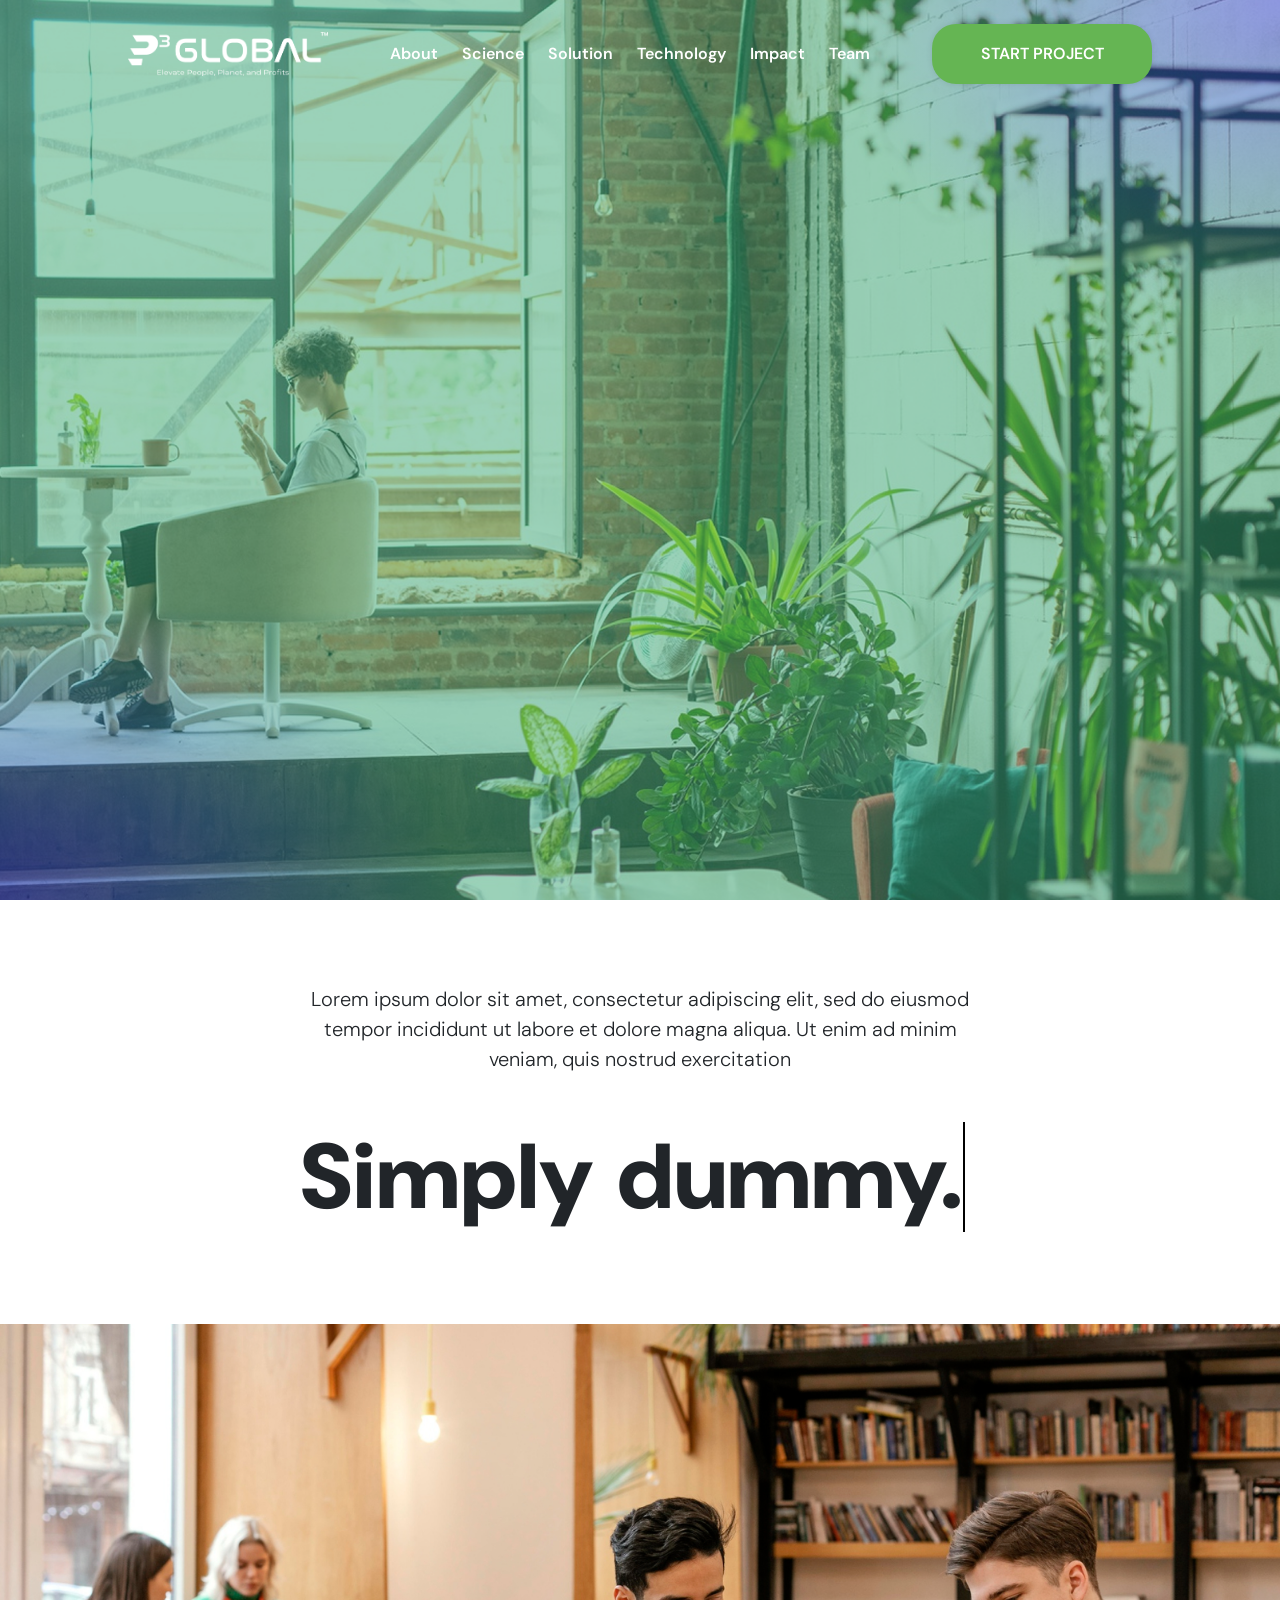
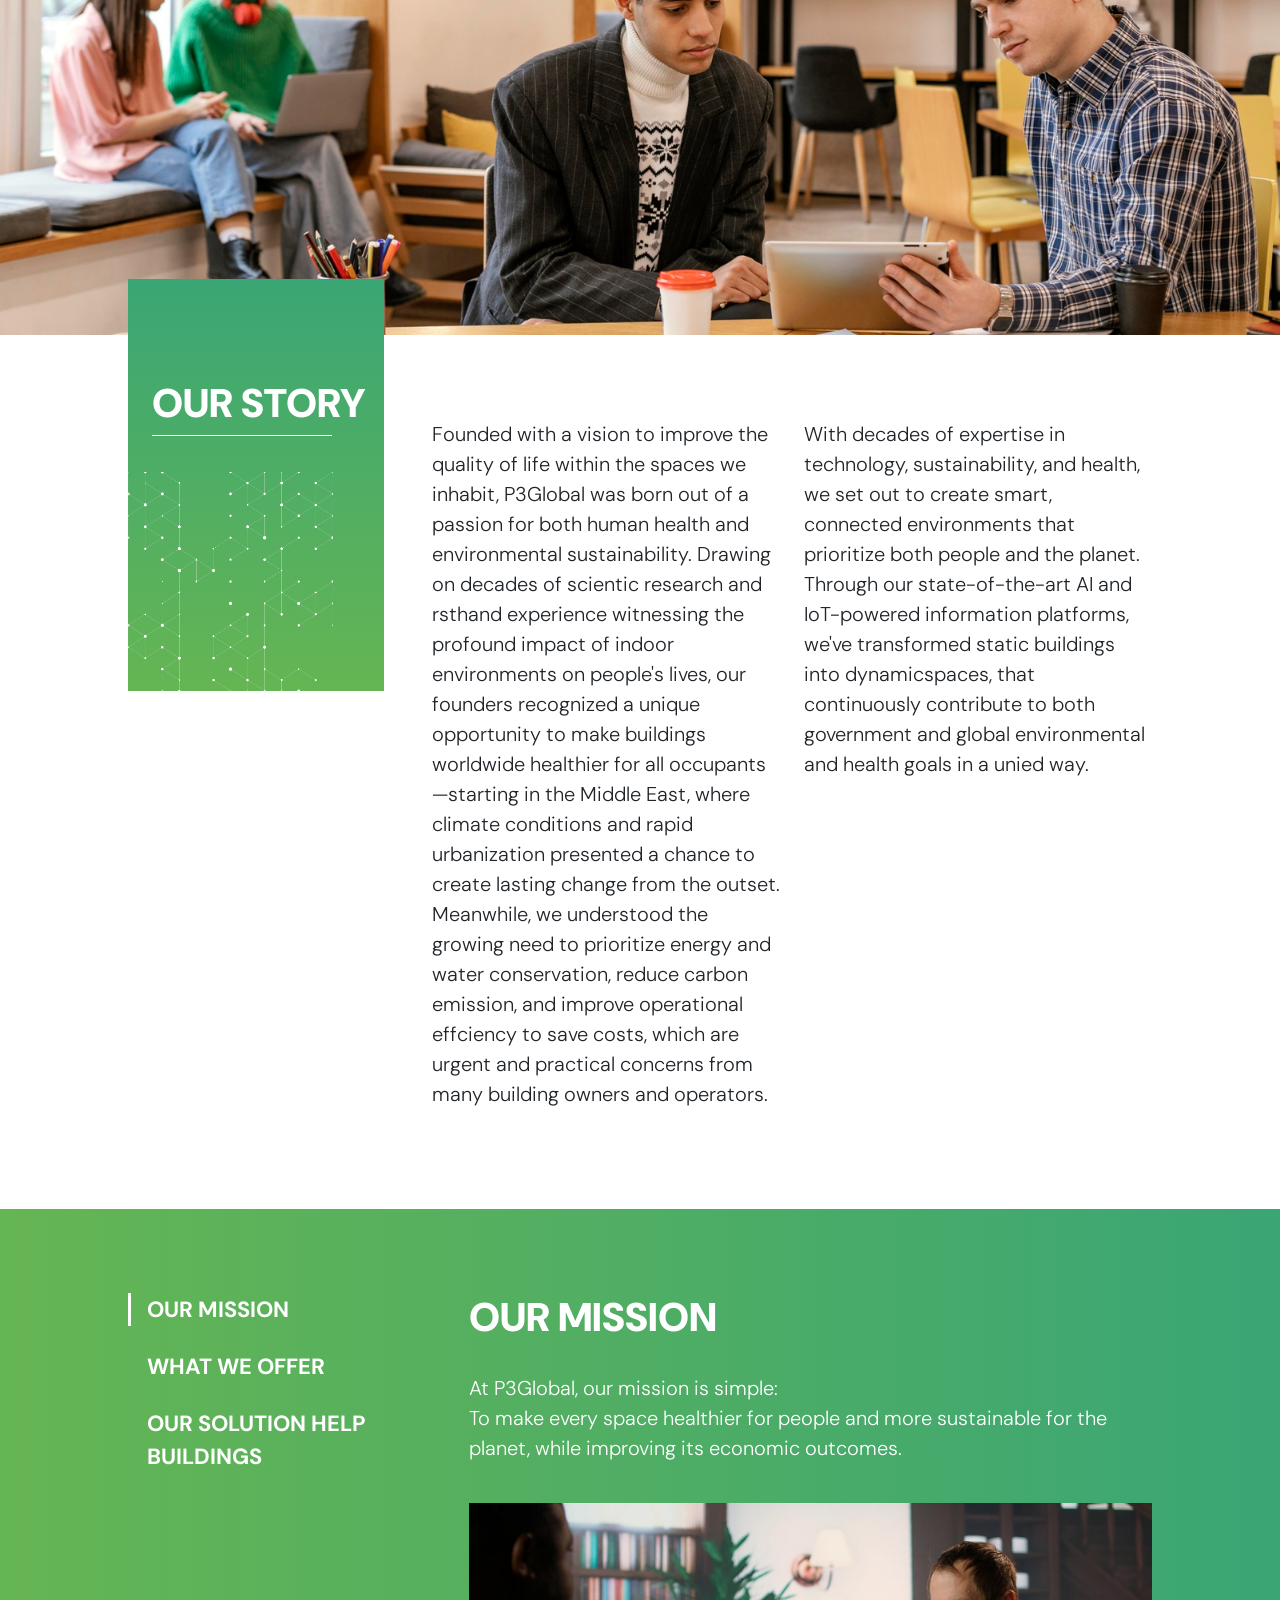
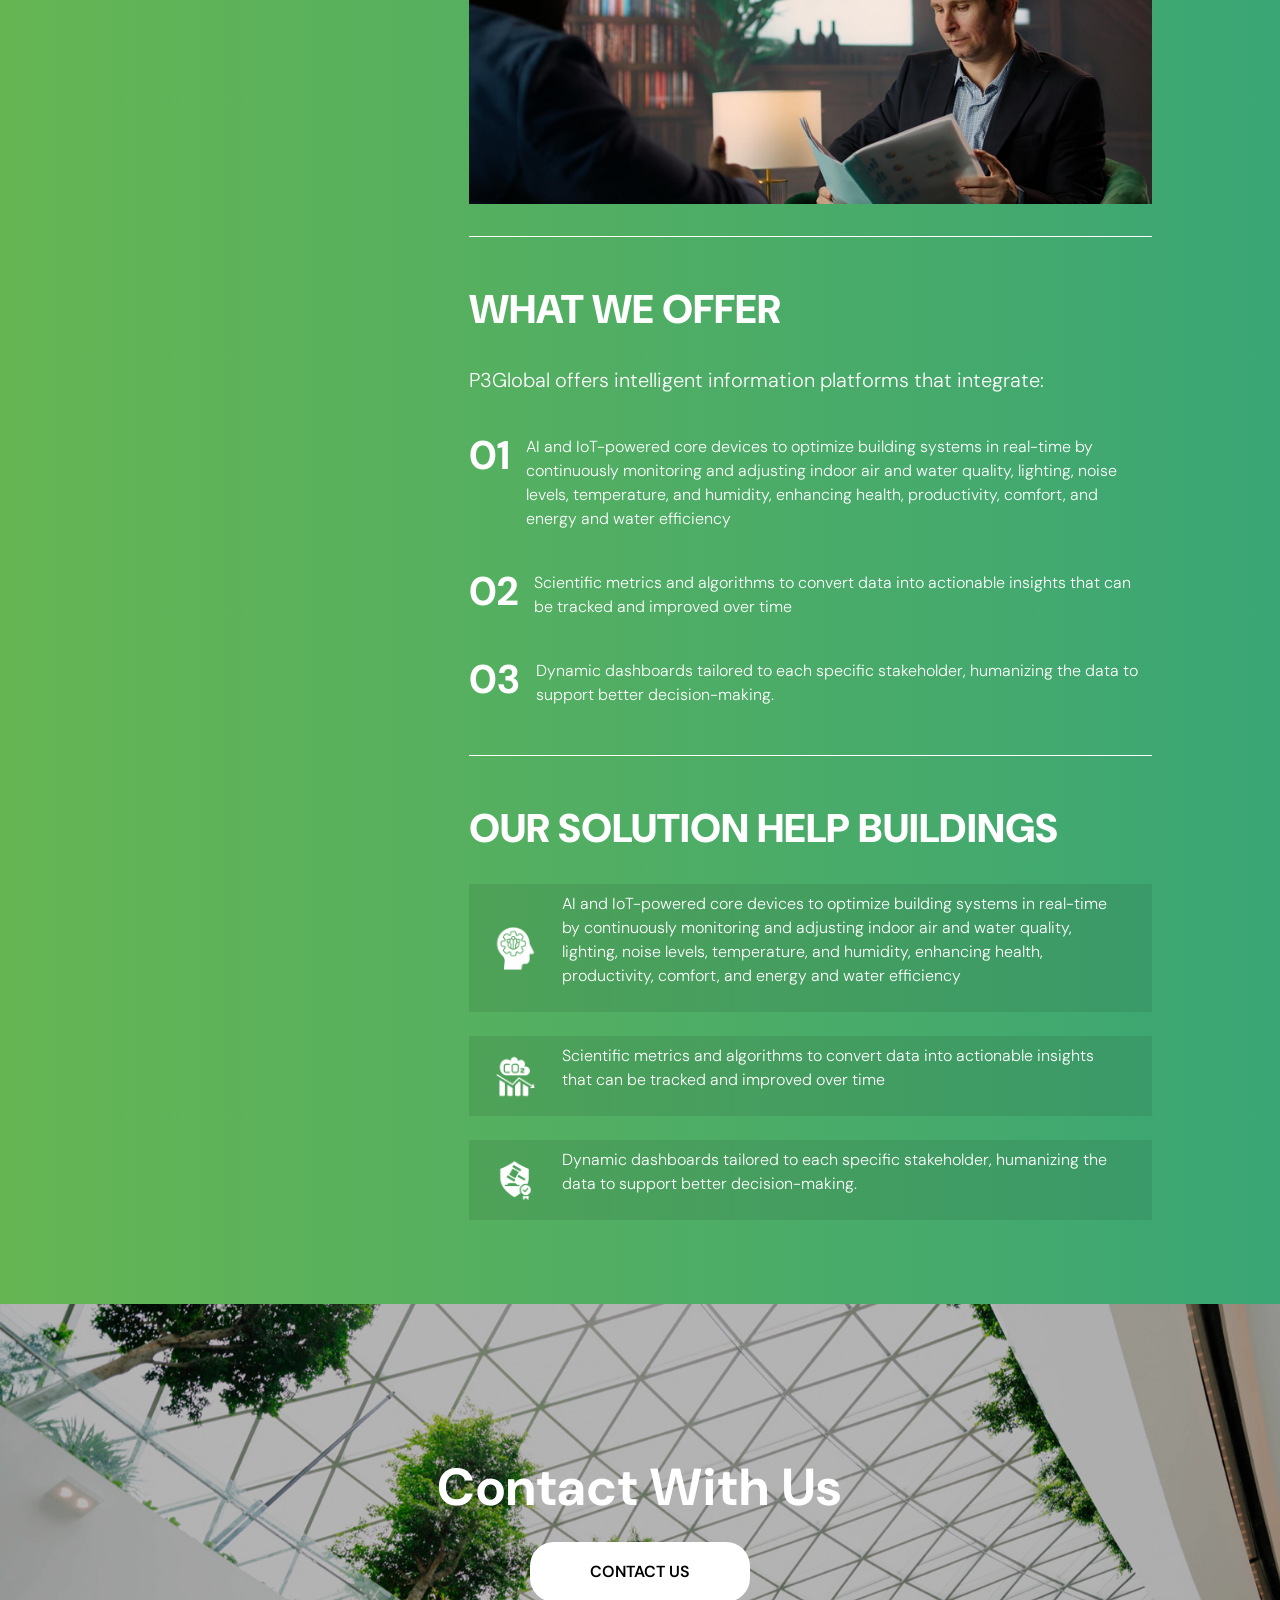
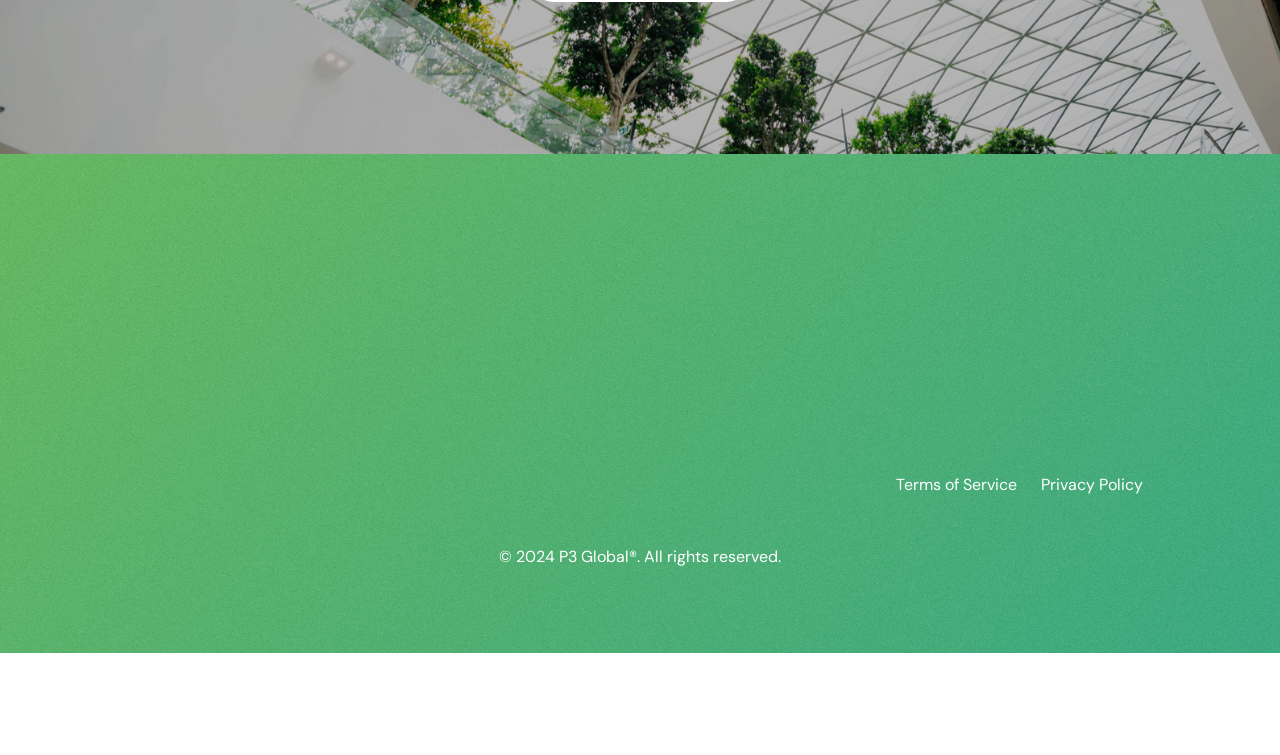
<file: about.html>
<!doctype html>
<html lang="en">

<head>
    <meta charset="utf-8">
    <meta name="viewport" content="width=device-width, initial-scale=1">
    <title>PThree Global</title>

    <link href="css/bootstrap.min.css" rel="stylesheet">

    <link rel="preconnect" href="https://fonts.googleapis.com">
    <link rel="preconnect" href="https://fonts.gstatic.com" crossorigin>
    <link
        href="https://fonts.googleapis.com/css2?family=DM+Sans:ital,opsz,wght@0,9..40,100..1000;1,9..40,100..1000&display=swap"
        rel="stylesheet">
    <link rel="stylesheet" href="css/style.css">
    <link rel="stylesheet" href="css/responsive.css">

</head>

<body>

    <section class="about-banner-image">

        <!-- HEADER -->

        <header class="position-fixed top-0 w-100 scroll-heaader">
            <div
                class=" d-flex align-items-center justify-content-between navbar navbar-expand-lg container-padding py-4">
                <!-- LOGO -->
                <a href="index.html">
                    <img src="assets/White Logo/P3 Global Slogan.png" alt="logo" class="logo-image">
                </a>

                <!-- TOGGLE BUTTON -->
                <button class="navbar-toggler nav-toggle" data-bs-toggle="collapse"
                    data-bs-target="#navbarSupportedContent" aria-controls="navbarSupportedContent"
                    aria-expanded="false" aria-label="Toggle navigation">
                    <label class="toggler-container">
                        <input type="checkbox">
                        <div class="checkmark-toggler">
                            <span></span>
                            <span></span>
                            <span></span>
                        </div>
                    </label>
                </button>

                <div class="align-items-center flex-fill collapse navbar-collapse menu-elemets"
                    id="navbarSupportedContent">

                    <nav
                        class="d-flex  align-items-center flex-lg-fill justify-content-center header-navlinks mb-3 mb-lg-0">

                        <ul
                            class="d-flex flex-column align-items-center flex-lg-row gap-4 gap-xl-4 gap-xxl-5 gap-lg-3 p-0 m-0">

                            <a href="about.html" class="navigation-link">
                                <li>About</li>
                            </a>


                            <a href="science.html" class="navigation-link">
                                <li>Science</li>
                            </a>

                            <a href="index.html#solutionSection" class="navigation-link">
                                <li>Solution</li>
                            </a>

                            <a href="index.html#technologySection" class="navigation-link">
                                <li>Technology</li>
                            </a>

                            <a href="index.html#impactSection" class="navigation-link">
                                <li>Impact</li>
                            </a>

                            <a href="team.html" class="navigation-link">
                                <li>Team</li>
                            </a>


                        </ul>

                    </nav>


                    <a href="contact.html" class="nav-button" style=" box-shadow: 0px 0px 6px rgba(0, 0, 0, 0.1);">START
                        PROJECT</a>
                </div>


            </div>
        </header>


        <div
            class="container-padding d-flex flex-column flex-lg-row align-items-center gap-4 justify-content-between hero-content-section">

            <div class="hidden col-lg-5">
                <h2 class="banner-headline text-white mb-4">Information Platforms for Every Space</h2>
                <p class="paragraph-size text-white">
                    Transform building and occupant data into intelligent and
                    automated solutions for healthier, more sustainable, and
                    operational efficient spaces
                </p>
                <a href="#solutionSection" class="nav-button mt-4">Discover Our Solutions</a>
            </div>

            <div class="col-lg-6 position-relative d-flex align-items-center justify-content-center hero-animation "
                style="padding: 5%;">

                <!-- ANIMATION CONTENT -->


                <div id="particles-js">
                    <canvas class="particles-js-canvas-el"></canvas>
                    <div id="words-container"></div>
                </div>

            </div>
        </div>



    </section>


    <section class="container-padding">

        <div class="d-flex align-center flex-column text-center">
            <p class="paragraph-size col-12 col-md-10 col-lg-9 col-xl-8 mb-5">
                Lorem ipsum dolor sit amet, consectetur adipiscing elit, sed do eiusmod tempor incididunt ut labore et
                dolore magna aliqua. Ut enim ad minim veniam, quis nostrud exercitation
            </p>

            <h3 class="animating-text d-flex">Simply 
                <span id="changingText"
                    class="changing-text tect-start ps-1 ps-sm-2 ps-md-4"
                    > <!-- TEXT -->
                </span>
            </h3>

        </div>

    </section>


    <section>
        <div class="col-12">
            <img src="assets/story-image.png" style="width: 100%;" alt="img">
        </div>

        <div class="container-padding d-flex flex-column flex-lg-row justify-content-between gap-5">

            <div class="col-xl-3 col-lg-4 col-md-5 col-sm-8 story-headline-box">

                <div class="d-flex flex-column ps-4">
                    <h3 class="section-headline">OUR STORY</h3>
                    <span class="story-underline"></span>
                </div>

                <img src="assets/pattern-image.png" alt="pattern" style="width: 80%;">

            </div>


            <div class="d-flex flex-column flex-xl-row flex-fill gap-2 gap-lg-3 gap-xl-4 text-center text-sm-start">

                <p class="paragraph-size col">
                    Founded with a vision to improve the quality of life within the spaces we inhabit, P3Global was born
                    out of a passion for both human health and environmental sustainability. Drawing on decades of
                    scientic research and rsthand experience witnessing the profound impact of indoor environments on
                    people's lives, our founders recognized a unique opportunity to make buildings worldwide healthier
                    for all occupants—starting in the Middle East, where climate conditions and rapid urbanization
                    presented a chance to create lasting change from the outset. Meanwhile, we understood the growing
                    need to prioritize energy and water conservation, reduce carbon emission, and improve operational
                    effciency to save costs, which are urgent and practical concerns from many building owners and
                    operators.
                </p>
                <p class="paragraph-size col">
                    With decades of expertise in technology, sustainability, and health, we set out to create smart,
                    connected environments that prioritize both people and the planet. Through our state-of-the-art AI
                    and IoT-powered information platforms, we've transformed static buildings into dynamicspaces, that
                    continuously contribute to both government and global environmental and health goals in a unied way.
                </p>

            </div>

        </div>
    </section>



    <section class="container-padding mission-section position-relative">

        <div class="d-flex flex-column flex-lg-row position-relative">

            <div class="col-12 col-lg-5 col-xl-4  d-flex mb-5 mb-lg-0 sticky-nav">

                <!-- <div class="scroll-bar p-3">
                    <div class="scroll-bar-custom"></div>
                </div> -->

                <div class="d-flex flex-column gap-4 text-white">
                    <a href="#missionContainer" class="mission-headline mission-navigation mission-navigation-border" data-target="missionContainer">OUR MISSION</a>
                    <a href="#offerContainer" class="mission-headline mission-navigation" data-target="offerContainer">WHAT WE OFFER</a>
                    <a href="#solutionContainer" class="mission-headline mission-navigation" data-target="solutionContainer" >OUR SOLUTION HELP BUILDINGS</a>
                </div>

            </div>

            <div class="d-flex flex-column  flex-fill px-1 px-lg-0">


                <!-- SECTION 1 -->

                <div id="missionContainer" class="mission-container text-white d-flex flex-column gap-4 mission-section-offset">

                    <h3 class="section-headline">OUR MISSION</h3>

                    <p class="paragraph-size">
                        At P3Global, our mission is simple: <br>
                        To make every space healthier for people and more sustainable for the planet, while improving
                        its economic outcomes.
                    </p>

                    <img src="assets/misson-image.png" style="width: 100%;" alt="">

                </div>

                <!-- SECTION 2 -->

                <div id="offerContainer" class="offer-container text-white d-flex flex-column gap-4 mt-5 mission-section-offset">

                    <h3 class="section-headline">WHAT WE OFFER</h3>

                    <p class="paragraph-size">
                        P3Global offers intelligent information platforms that integrate:
                    </p>

                    <div class="d-flex flex-column gap-4">

                        <div class="d-flex flex-column flex-sm-row gap-3 align-items-start">
                            <span class="offer-number">01</span>
                            <p class="offer-text">AI and IoT-powered core devices to optimize building systems in
                                real-time by continuously monitoring and adjusting indoor air and water quality,
                                lighting, noise levels, temperature, and humidity, enhancing health, productivity,
                                comfort, and energy and water efficiency</p>
                        </div>

                        <div class="d-flex flex-column flex-sm-row gap-3 align-items-start">
                            <span class="offer-number">02</span>
                            <p class="offer-text">Scientific metrics and algorithms to convert data into actionable
                                insights that can be tracked and improved over time</p>
                        </div>

                        <div class="d-flex flex-column flex-sm-row gap-3 align-items-start">
                            <span class="offer-number">03</span>
                            <p class="offer-text">Dynamic dashboards tailored to each specific stakeholder, humanizing
                                the data to support better decision-making.</p>
                        </div>

                    </div>


                </div>

                <!-- SECTION 3 -->

                <div id="solutionContainer" class="solurion-container text-white d-flex flex-column gap-4 mt-5 mission-section-offset">

                    <h3 class="section-headline">OUR SOLUTION HELP BUILDINGS</h3>

                    <div class="d-flex  flex-column gap-4">

                        <div class="d-flex  flex-column flex-sm-row gap-4 align-items-sm-center soluion-box">
                            <img src="assets/about/well.png" class="solution-icon" alt="icon">
                            
                            <p class="offer-text">AI and IoT-powered core devices to optimize building systems in
                                real-time by continuously monitoring and adjusting indoor air and water quality,
                                lighting, noise levels, temperature, and humidity, enhancing health, productivity,
                                comfort, and energy and water efficiency</p>
                        </div>

                        <div class="d-flex flex-column flex-sm-row gap-4 align-items-sm-center soluion-box">
                            <img src="assets/about/energy.png" class="solution-icon" alt="icon">

                            <p class="offer-text">Scientific metrics and algorithms to convert data into actionable
                                insights that can be tracked and improved over time</p>
                        </div>

                        <div class="d-flex flex-column flex-sm-row gap-4 align-items-sm-center  soluion-box">
                            <img src="assets/about/compliance.png" class="solution-icon" alt="icon">

                            <p class="offer-text">Dynamic dashboards tailored to each specific stakeholder, humanizing
                                the data to support better decision-making.</p>
                        </div>

                    </div>


                </div>

            </div>


        </div>

    </section>



    <section class="cta-section align-center">

        <div class=" d-flex flex-column align-center text-center">
            <h3 class="banner-headline mb-4">Contact With Us</h3>

            <a href="contact.html" class="learn-more-btn" type="submit">CONTACT US</a>
        </div>

    </section>




    <!-- FOOTER  -->


    <footer class="container-padding">

        <div class="d-flex flex-column flex-lg-row">

            <div class="d-flex flex-column flex-md-row justify-content-between col-12 col-lg-9 ">

                <div class="col-12 col-sm-4 col-md-3 mb-5 hidden_2">
                    <!-- LOGO -->
                    <a href="index.html" class="d-flex justify-content-center justify-content-sm-start">
                        <img src="assets/White Logo/P3 Global Slogan.png" alt="logo" class="logo-image">
                    </a>
                </div>

                <div
                    class="col-12 col-md-8 col-12 col-lg-6 col-xl-8 d-flex gap-4 gap-sm-0 flex-column flex-sm-row text-center text-sm-start justify-content-between">

                    <div class="col-12 col-sm-5 hidden_2">
                        <h5 class="card-headline mb-4 mb-md-5 text-white">Contact</h5>

                        <div class="navigation-link  d-flex flex-column gap-3">

                            <a href="https://g.co/kgs/bzzRjpq" target="_blank"
                                class="d-flex gap-2 align-items-start text-white tect-start">
                                <img src="assets/loaction.svg" alt="icon">
                                <span>Burj Al Salam Tower, Sheik Zayed Road, Dubai, United Arab Emirates</span>
                            </a>

                            <a href="tel:+97143365082" target="_blank"
                                class="d-flex gap-2 align-items-start text-white">
                                <img src="assets/phone.svg" alt="icon">
                                <span>+971 4 336 5082</span>
                            </a>

                            <a href="mailto:info@pthreeglobal.com" target="_blank"
                                class="d-flex gap-2 align-items-start text-white">
                                <img src="assets/mail.svg" alt="icon">
                                <span>info@pthreeglobal.com</span>
                            </a>

                        </div>
                    </div>

                    <div class="col-12 col-sm-5 hidden_2">
                        <h5 class="card-headline mb-4 mb-md-5 text-white">About Us</h5>

                        <div class="d-flex flex-column gap-2">
                            <a href="about.html" class="navigation-link fit-width">P3Global</a>
                            <a href="science.html" class="navigation-link fit-width">Science</a>
                            <a href="#solutionSection" class="navigation-link fit-width">Solutions</a>
                            <a href="#technologySection" class="navigation-link fit-width">Technology</a>
                            <a href="#impactSection" class="navigation-link fit-width">Impact</a>
                            <a href="team.html" class="navigation-link fit-width">Team</a>
                        </div>


                    </div>

                </div>

            </div>

            <div
                class="col-lg-3 col-12 d-flex flex-sm-row flex-column justify-content-center justify-content-sm-between flex-lg-column mt-5 mt-lg-0">
                <div class="d-flex gap-3 mt-auto justify-content-center justify-content-sm-start hidden_2">

                    <a href="#facebook" target="_blank">
                        <span class="social-icon">
                            <img src="assets/facebook.svg" alt="facebook" class="social-icon-box">
                        </span>
                    </a>

                    <a href="#twitter" target="_blank">
                        <span class="social-icon">
                            <img src="assets/twitter.svg" alt="twitter" class="social-icon-box">
                        </span>
                    </a>

                    <a href="#instagram" target="_blank">
                        <span class="social-icon">
                            <img src="assets/instagram.svg" alt="instagram" class="social-icon-box">
                        </span>
                    </a>

                    <a href="#linkedin" target="_blank">
                        <span class="social-icon">
                            <img src="assets/linkedin.svg" alt="linkedin" class="social-icon-box">
                        </span>
                    </a>

                </div>

                <div class="mt-3">
                    <div class="d-flex gap-4 flex-wrap justify-content-center justify-content-sm-start">
                        <a href="#service" target="_blank" class="navigation-link fw-normal">Terms of Service</a>

                        <a href="#privacy" target="_blank" class="navigation-link fw-normal">Privacy Policy</a>
                    </div>
                </div>

            </div>
        </div>

        <span class="text-center navigation-link fw-normal d-block text-white mt-3 mt-md-4 mt-lg-5">© 2024 P3 Global®.
            All rights reserved.</span>
    </footer>



    <script src="js/bootstrap.min.js"></script>


    <script defer src="js/script.js"></script>
</body>

</html>
</file>
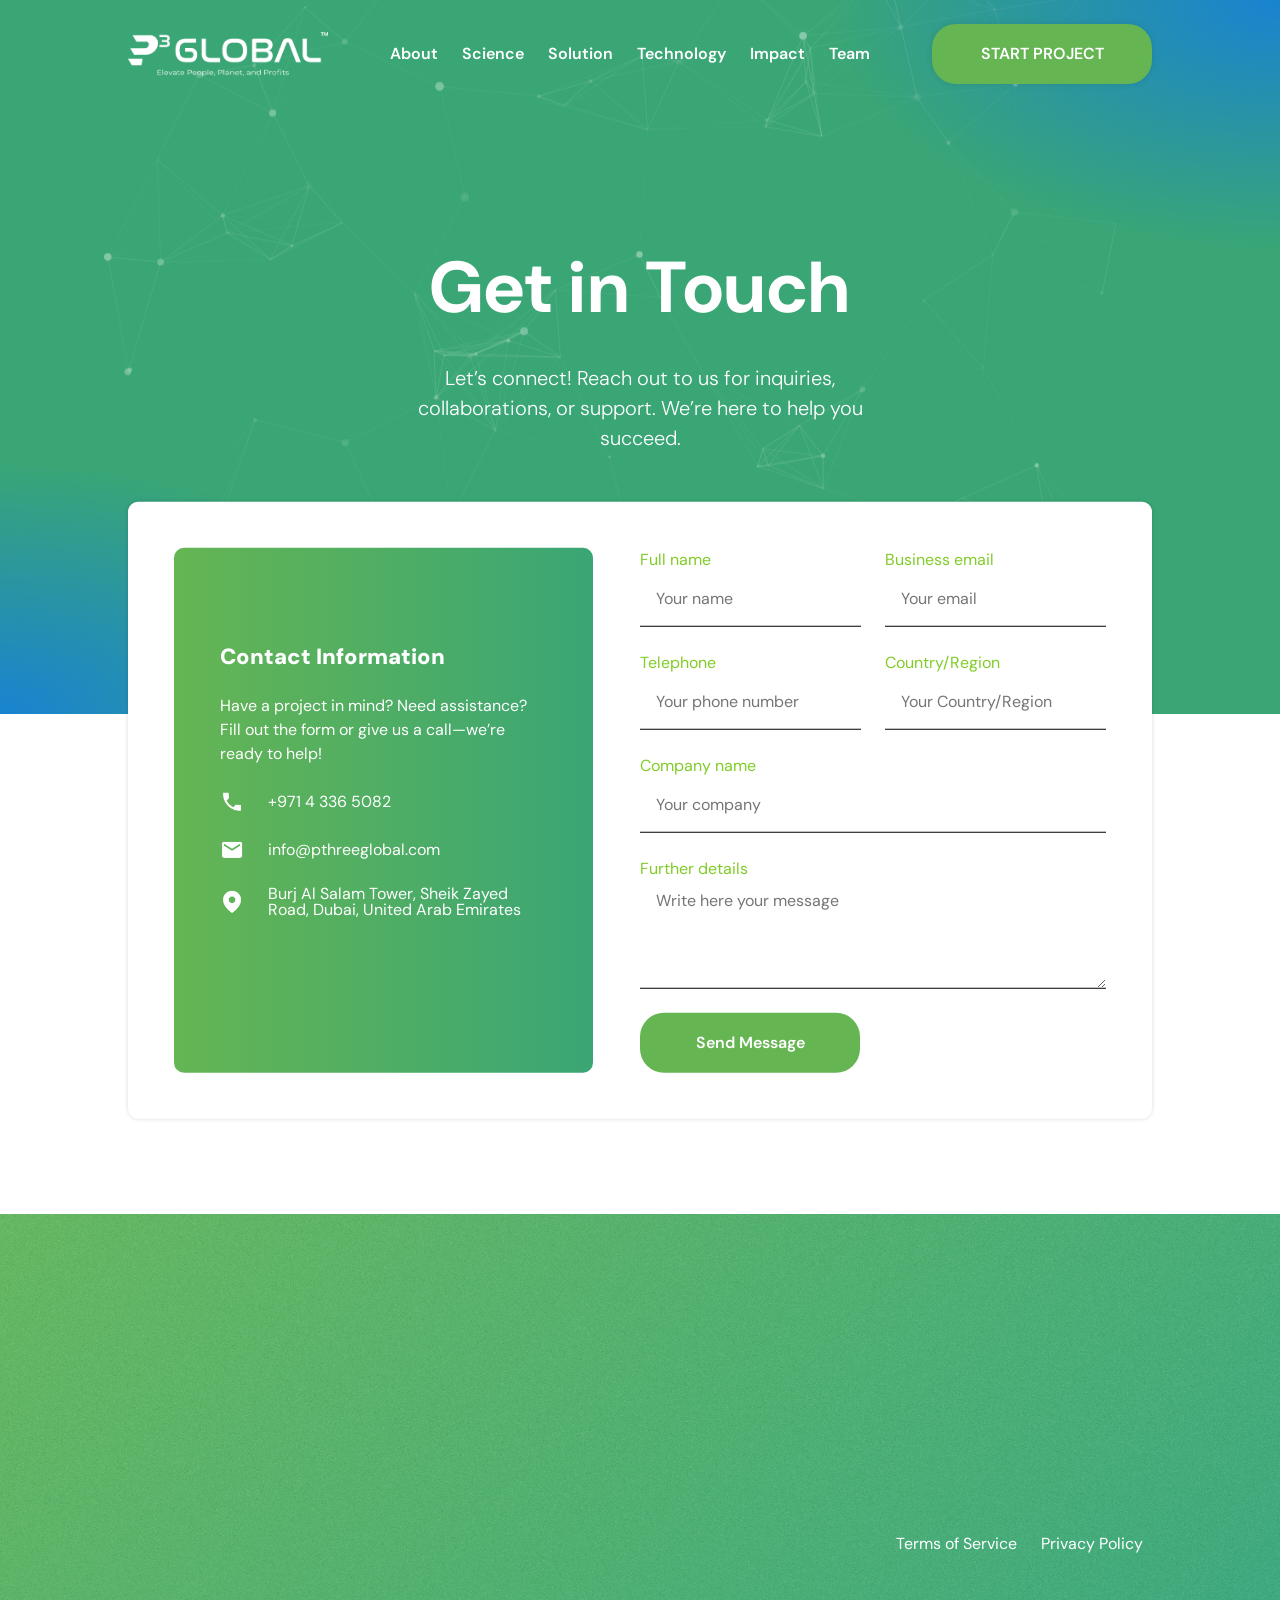
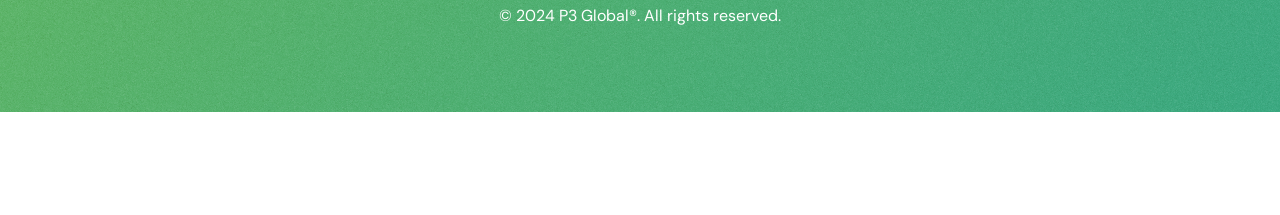
<file: contact.html>
<!doctype html>
<html lang="en">

<head>
    <meta charset="utf-8">
    <meta name="viewport" content="width=device-width, initial-scale=1">
    <title>PThree Global</title>

    <link href="css/bootstrap.min.css" rel="stylesheet">

    <link rel="preconnect" href="https://fonts.googleapis.com">
    <link rel="preconnect" href="https://fonts.gstatic.com" crossorigin>
    <link
        href="https://fonts.googleapis.com/css2?family=DM+Sans:ital,opsz,wght@0,9..40,100..1000;1,9..40,100..1000&display=swap"
        rel="stylesheet">
    <link rel="stylesheet" href="css/style.css">
    <link rel="stylesheet" href="css/responsive.css">

</head>

<body>

    <section class="hero-section">

        <!-- HEADER -->

        <header class="position-fixed top-0 w-100 scroll-heaader">
            <div
                class=" d-flex align-items-center justify-content-between navbar navbar-expand-lg container-padding py-4">
                <!-- LOGO -->
                <a href="index.html">
                    <img src="assets/White Logo/P3 Global Slogan.png" alt="logo" class="logo-image">
                </a>

                <!-- TOGGLE BUTTON -->
                <button class="navbar-toggler nav-toggle" data-bs-toggle="collapse"
                    data-bs-target="#navbarSupportedContent" aria-controls="navbarSupportedContent"
                    aria-expanded="false" aria-label="Toggle navigation">
                    <label class="toggler-container">
                        <input type="checkbox">
                        <div class="checkmark-toggler">
                            <span></span>
                            <span></span>
                            <span></span>
                        </div>
                    </label>
                </button>

                <div class="align-items-center flex-fill collapse navbar-collapse menu-elemets"
                    id="navbarSupportedContent">

                    <nav
                        class="d-flex  align-items-center flex-lg-fill justify-content-center header-navlinks mb-3 mb-lg-0">

                        <ul
                            class="d-flex flex-column align-items-center flex-lg-row gap-4 gap-xl-4 gap-xxl-5 gap-lg-3 p-0 m-0">

                            <a href="about.html" class="navigation-link">
                                <li>About</li>
                            </a>


                            <a href="science.html" class="navigation-link">
                                <li>Science</li>
                            </a>

                            <a href="index.html#solutionSection" class="navigation-link">
                                <li>Solution</li>
                            </a>

                            <a href="index.html#technologySection" class="navigation-link">
                                <li>Technology</li>
                            </a>

                            <a href="index.html#impactSection" class="navigation-link">
                                <li>Impact</li>
                            </a>

                            <a href="team.html" class="navigation-link">
                                <li>Team</li>
                            </a>


                        </ul>

                    </nav>


                    <a href="contact.html" class="nav-button" style=" box-shadow: 0px 0px 6px rgba(0, 0, 0, 0.1);">START
                        PROJECT</a>
                </div>


            </div>
        </header>

        
        <!-- BANNER PORTION -->

        <div
            class="container-padding d-flex flex-column align-items-center gap-4 justify-content-center hero-team-section text-center fs-1 text-white">

            <h2 class=" text-white z-3 team-headline">Get in Touch</h2>

            <p class="paragraph-size text-white col-12 col-md-9 col-lg-8 col-xl-6 ">
                Let’s connect! Reach out to us for inquiries, collaborations, or support. We’re here to help you succeed.
            </p>

            <div class="particle-animation">
                <div id="particles-js">
                    <canvas class="particles-js-canvas-el"></canvas>
                </div>
            </div>

        </div>

    </section>


    <section class="container-padding align-center contact-section" >

        <div class="d-flex gap-xxl-4 gap-lg-3 gap-4 justify-content-between contact-container col-xxl-11 flex-column flex-lg-row">

            <div class="contact-card order-2 order-lg-1">

                <div class="mb-4">
                    <h3 class="card-headline mb-4">Contact Information</h3>
                    <p class="card-content" style="line-height: 24px;">
                        Have a project in mind? Need assistance? Fill out the form or give us a call—we’re ready to help!
                    </p>
                </div>

                <div class="d-flex flex-column gap-4">

                    <div class="d-flex align-items-center gap-4 card-content">
                        <img src="assets/contact-icon/ic_sharp-phone.png" class="contact-icon" alt="contact">
                        +971 4 336 5082
                    </div>

                    <div class="d-flex align-items-center gap-4 card-content">
                        <img src="assets/contact-icon/material-symbols_mail.png" class="contact-icon" alt="contact">
                        info@pthreeglobal.com
                    </div>

                    <div class="d-flex align-items-center gap-4 card-content">
                        <img src="assets/contact-icon/tdesign_location-filled.png" class="contact-icon" alt="contact">
                        Burj Al Salam Tower, Sheik Zayed Road, Dubai, United Arab Emirates
                    </div>

                </div>

            </div>



            <div class="contact-form-container order-1 order-lg-2">

                <form action="" class="d-flex flex-column gap-4 contact-form">
                    
                    <div class="d-flex flex-column flex-sm-row gap-4">
                        <div class="col gap-2">
                        <label for="fullName">Full name</label>
                        <input type="text" id="fullName" class="contact-input" placeholder="Your name">
                        </div>

                        <div class="col gap-2">
                            <label for="email">Business email</label>
                            <input type="text" id="email" class="contact-input" placeholder="Your email">
                        </div>
                    </div>

                    <div class="d-flex flex-column flex-sm-row gap-4">
                        <div class="col gap-2">
                            <label for="phone">Telephone</label>
                            <input type="tel" id="phone" class="contact-input" placeholder="Your phone number">
                        </div>

                        <div class="col gap-2">
                            <label for="country">Country/Region</label>
                            <input type="text" id="country" class="contact-input" placeholder="Your Country/Region">
                        </div>
                    </div>

                    <div class="col gap-2">
                        <label for="companyName">Company name</label>
                        <input type="text" id="companyName" class="contact-input" placeholder="Your company">
                    </div>


                    <div class="col gap-2 d-flex flex-column">
                        <label for="message">Further details</label>
                        <textarea name="" id="message" class="contact-input" placeholder="Write here your message" style="height: 100px;"></textarea>
                    </div>

                    <button class="nav-button border-0 outline-0 ms-auto ms-lg-0" type="submit">Send Message</button>

                </form>

            </div>

        </div>

    </section>



       <!-- FOOTER  -->


    <footer class="container-padding">

        <div class="d-flex flex-column flex-lg-row">

            <div class="d-flex flex-column flex-md-row justify-content-between col-12 col-lg-9 ">

                <div class="col-12 col-sm-4 col-md-3 mb-5 hidden_2">
                    <!-- LOGO -->
                    <a href="index.html" class="d-flex justify-content-center justify-content-sm-start">
                        <img src="assets/White Logo/P3 Global Slogan.png" alt="logo" class="logo-image">
                    </a>
                </div>

                <div
                    class="col-12 col-md-8 col-12 col-lg-6 col-xl-8 d-flex gap-4 gap-sm-0 flex-column flex-sm-row text-center text-sm-start justify-content-between">

                    <div class="col-12 col-sm-5 hidden_2">
                        <h5 class="card-headline mb-4 mb-md-5 text-white">Contact</h5>

                        <div class="navigation-link  d-flex flex-column gap-3">

                            <a href="https://g.co/kgs/bzzRjpq" target="_blank" class="d-flex gap-2 align-items-start text-white">
                                <img src="assets/loaction.svg" alt="icon">
                                <span>Burj Al Salam Tower, Sheik Zayed Road, Dubai, United Arab Emirates</span>
                            </a>

                            <a href="tel:+97143365082" target="_blank" class="d-flex gap-2 align-items-start text-white">
                                <img src="assets/phone.svg" alt="icon">
                                <span>+971 4 336 5082</span>
                            </a>

                            <a href="mailto:info@pthreeglobal.com" target="_blank" class="d-flex gap-2 align-items-start text-white">
                                <img src="assets/mail.svg" alt="icon">
                                <span>info@pthreeglobal.com</span>
                            </a>

                        </div>
                    </div>

                    <div class="col-12 col-sm-5 hidden_2">
                        <h5 class="card-headline mb-4 mb-md-5 text-white">About Us</h5>

                        <div class="d-flex flex-column gap-2">
                            <a href="about.html" class="navigation-link fit-width">P3Global</a>
                            <a href="science.html" class="navigation-link fit-width">Science</a>
                            <a href="#solutionSection" class="navigation-link fit-width">Solutions</a>
                            <a href="#technologySection" class="navigation-link fit-width">Technology</a>
                            <a href="#impactSection" class="navigation-link fit-width">Impact</a>
                            <a href="team.html" class="navigation-link fit-width">Team</a>
                        </div>


                    </div>

                </div>

            </div>

            <div
                class="col-lg-3 col-12 d-flex flex-sm-row flex-column justify-content-center justify-content-sm-between flex-lg-column mt-5 mt-lg-0">
                <div class="d-flex gap-3 mt-auto justify-content-center justify-content-sm-start hidden_2">

                    <a href="#facebook" target="_blank">
                        <span class="social-icon">
                            <img src="assets/facebook.svg" alt="facebook" class="social-icon-box">
                        </span>
                    </a>

                    <a href="#twitter" target="_blank">
                        <span class="social-icon">
                            <img src="assets/twitter.svg" alt="twitter" class="social-icon-box">
                        </span>
                    </a>

                    <a href="#instagram" target="_blank">
                        <span class="social-icon">
                            <img src="assets/instagram.svg" alt="instagram" class="social-icon-box">
                        </span>
                    </a>

                    <a href="#linkedin" target="_blank">
                        <span class="social-icon">
                            <img src="assets/linkedin.svg" alt="linkedin" class="social-icon-box">
                        </span>
                    </a>

                </div>

                <div class="mt-3">
                    <div class="d-flex gap-4 flex-wrap justify-content-center justify-content-sm-start">
                        <a href="#service" target="_blank" class="navigation-link fw-normal">Terms of Service</a>

                        <a href="#privacy" target="_blank" class="navigation-link fw-normal">Privacy Policy</a>
                    </div>
                </div>

            </div>
        </div>

        <span class="text-center navigation-link fw-normal d-block text-white mt-3 mt-md-4 mt-lg-5">© 2024 P3 Global®.
            All rights reserved.</span>

    </footer>



    <script src="js/bootstrap.min.js"></script>

    
    <script src="js/particlesOnly.min.js"></script>

    <script src="js/particlesAnimation.js"></script>

    <script defer src="js/script.js"></script>
</body>

</html>
</file>
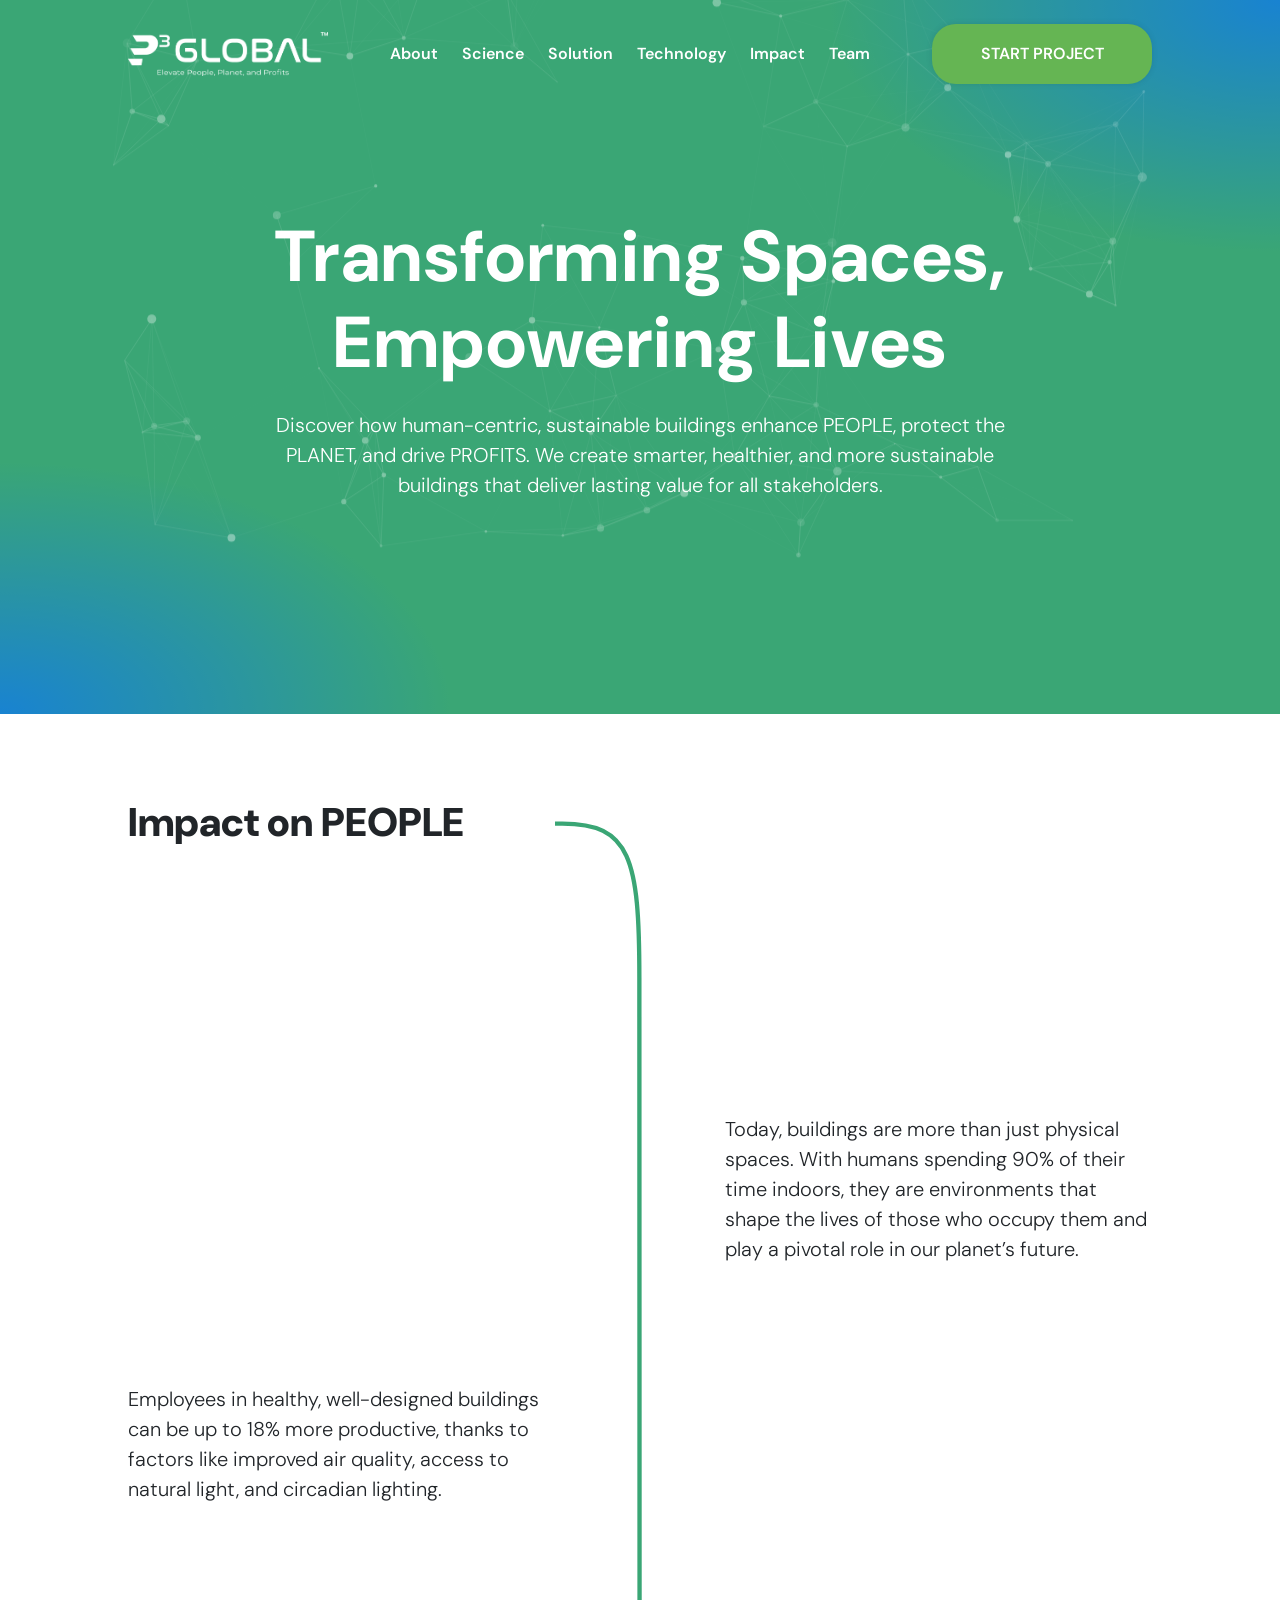
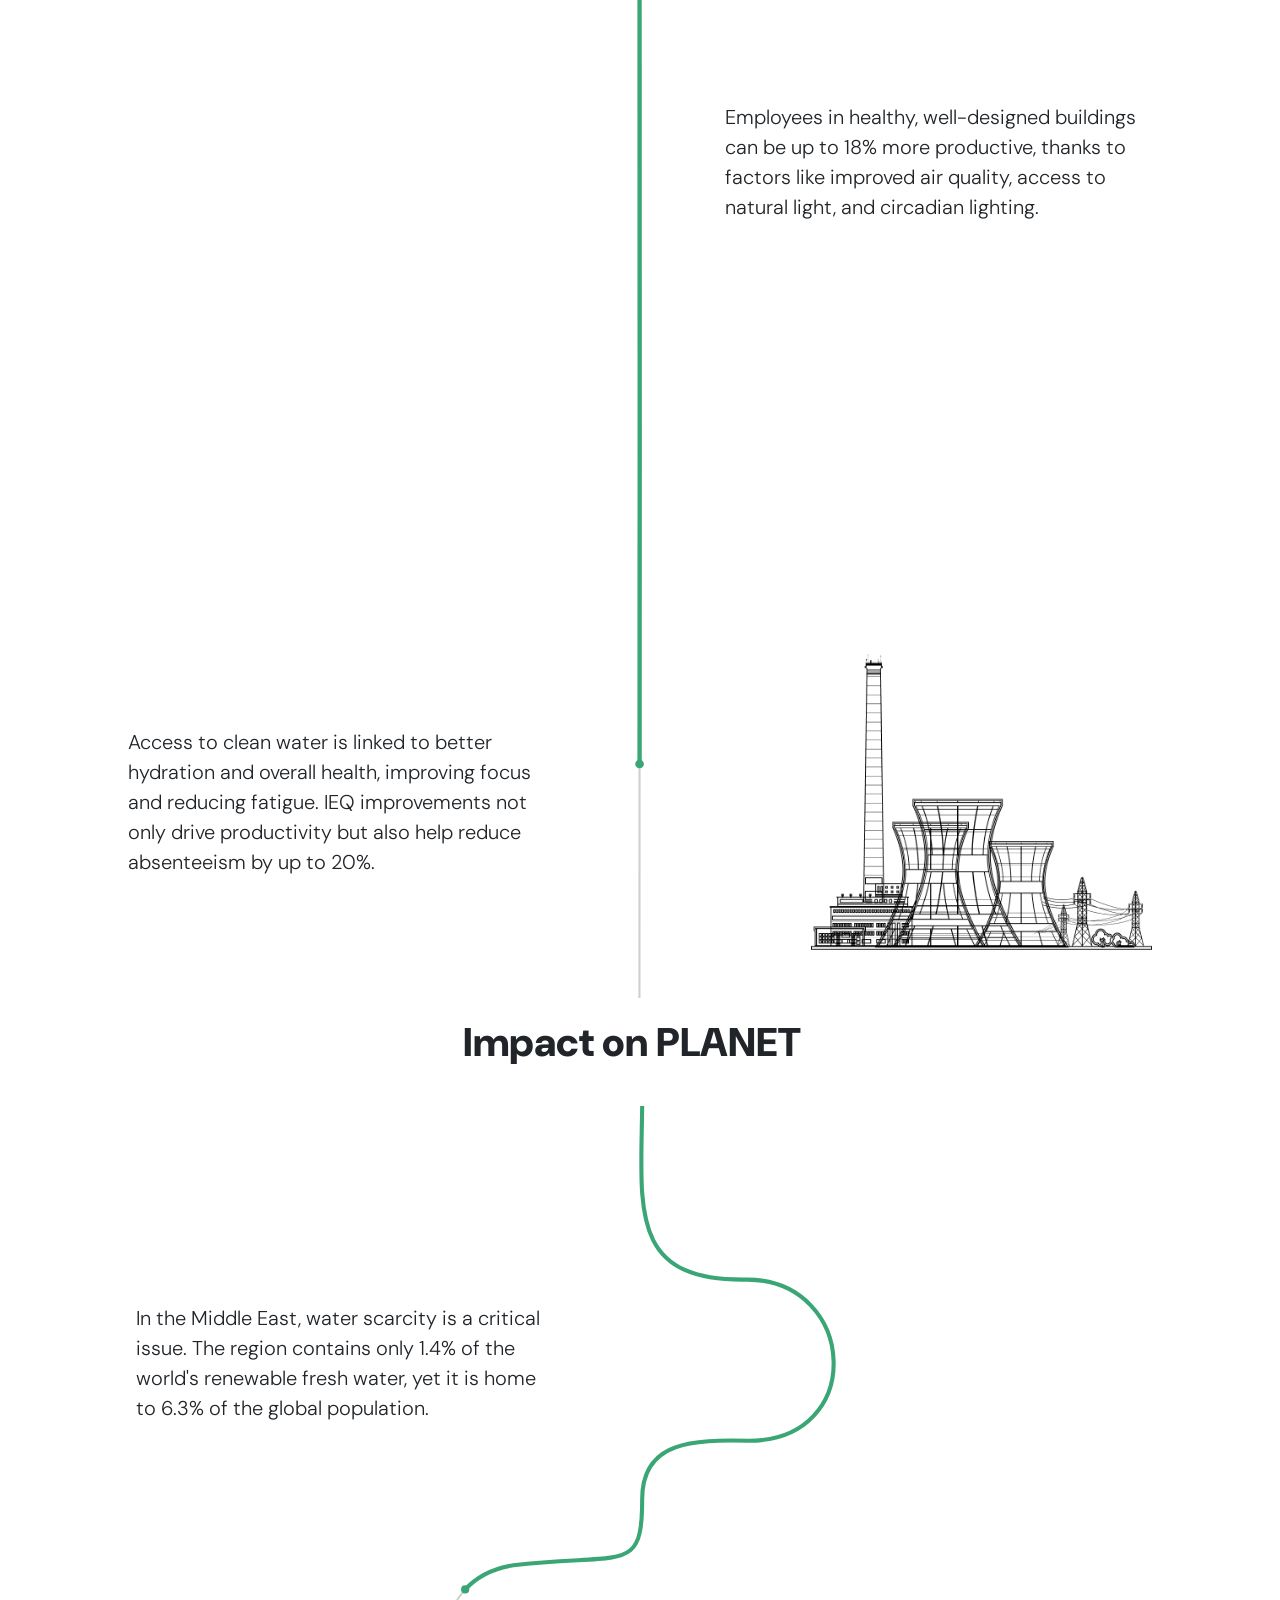
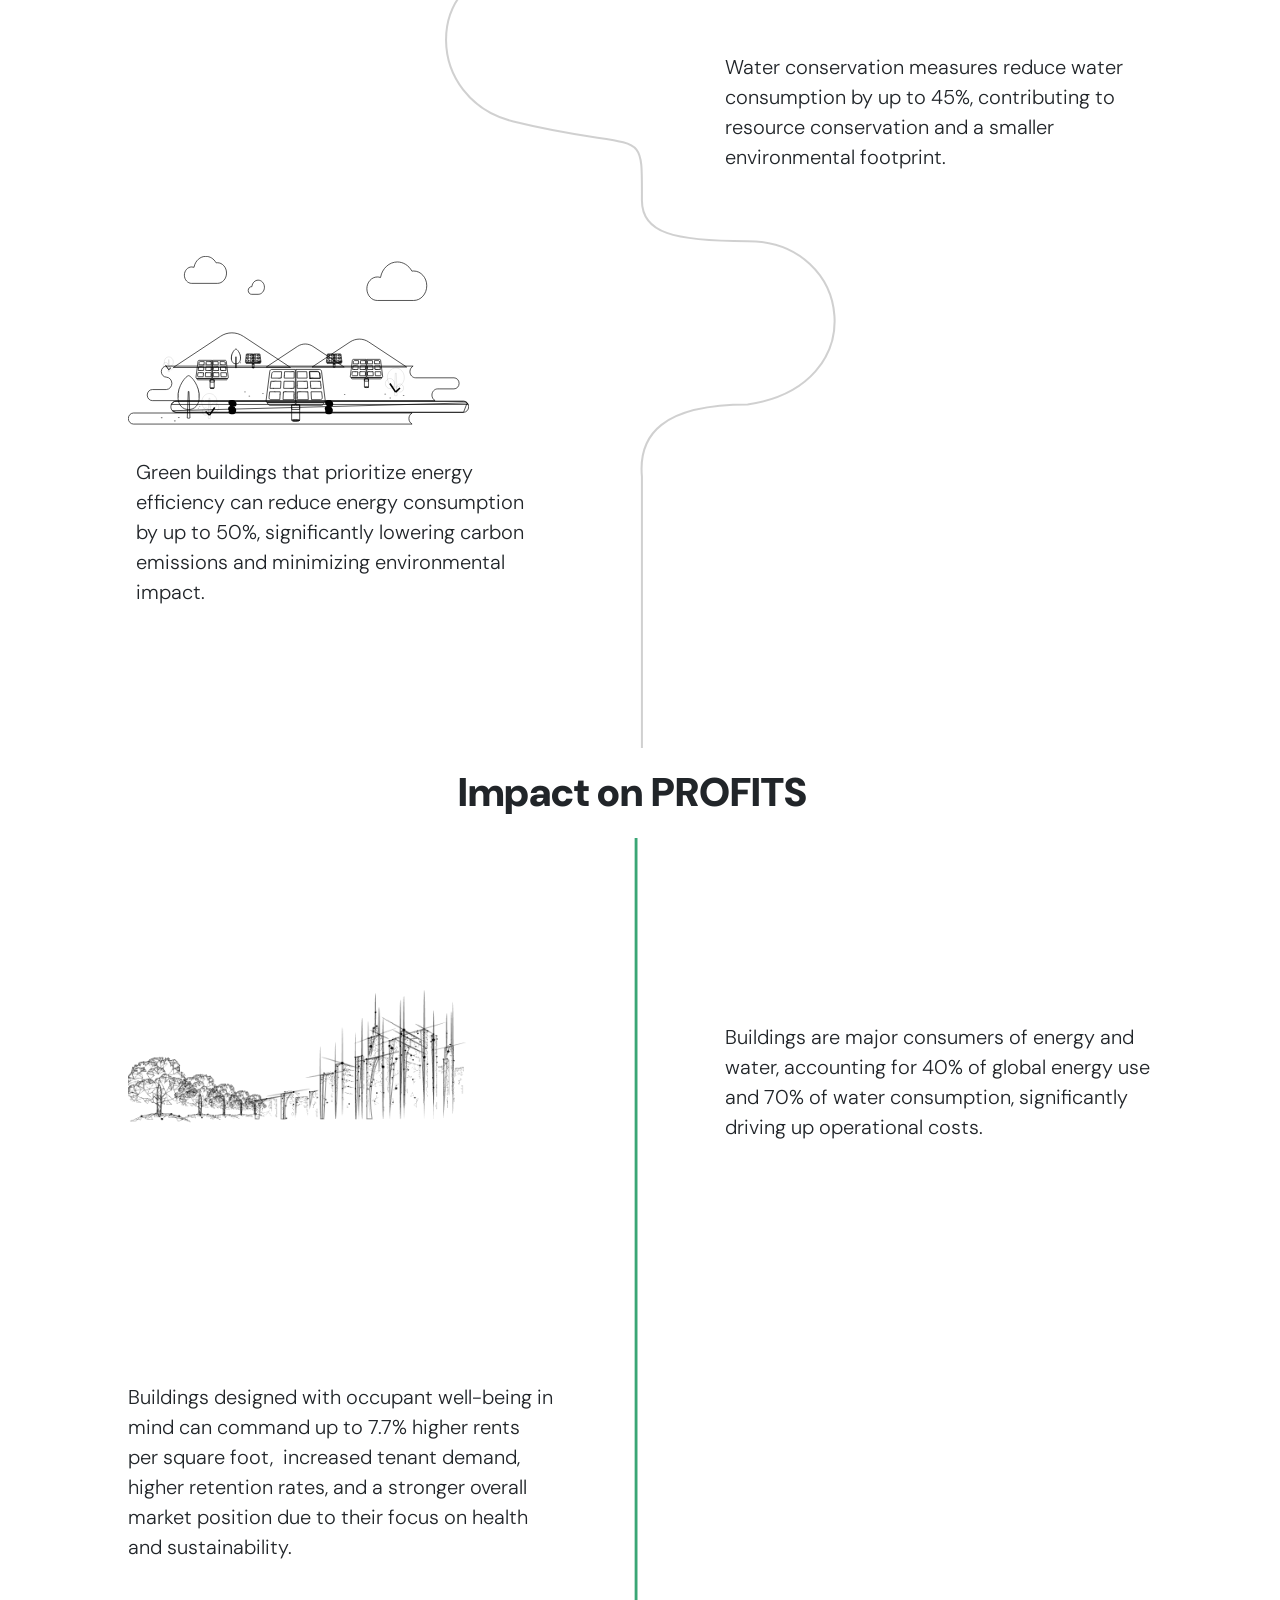
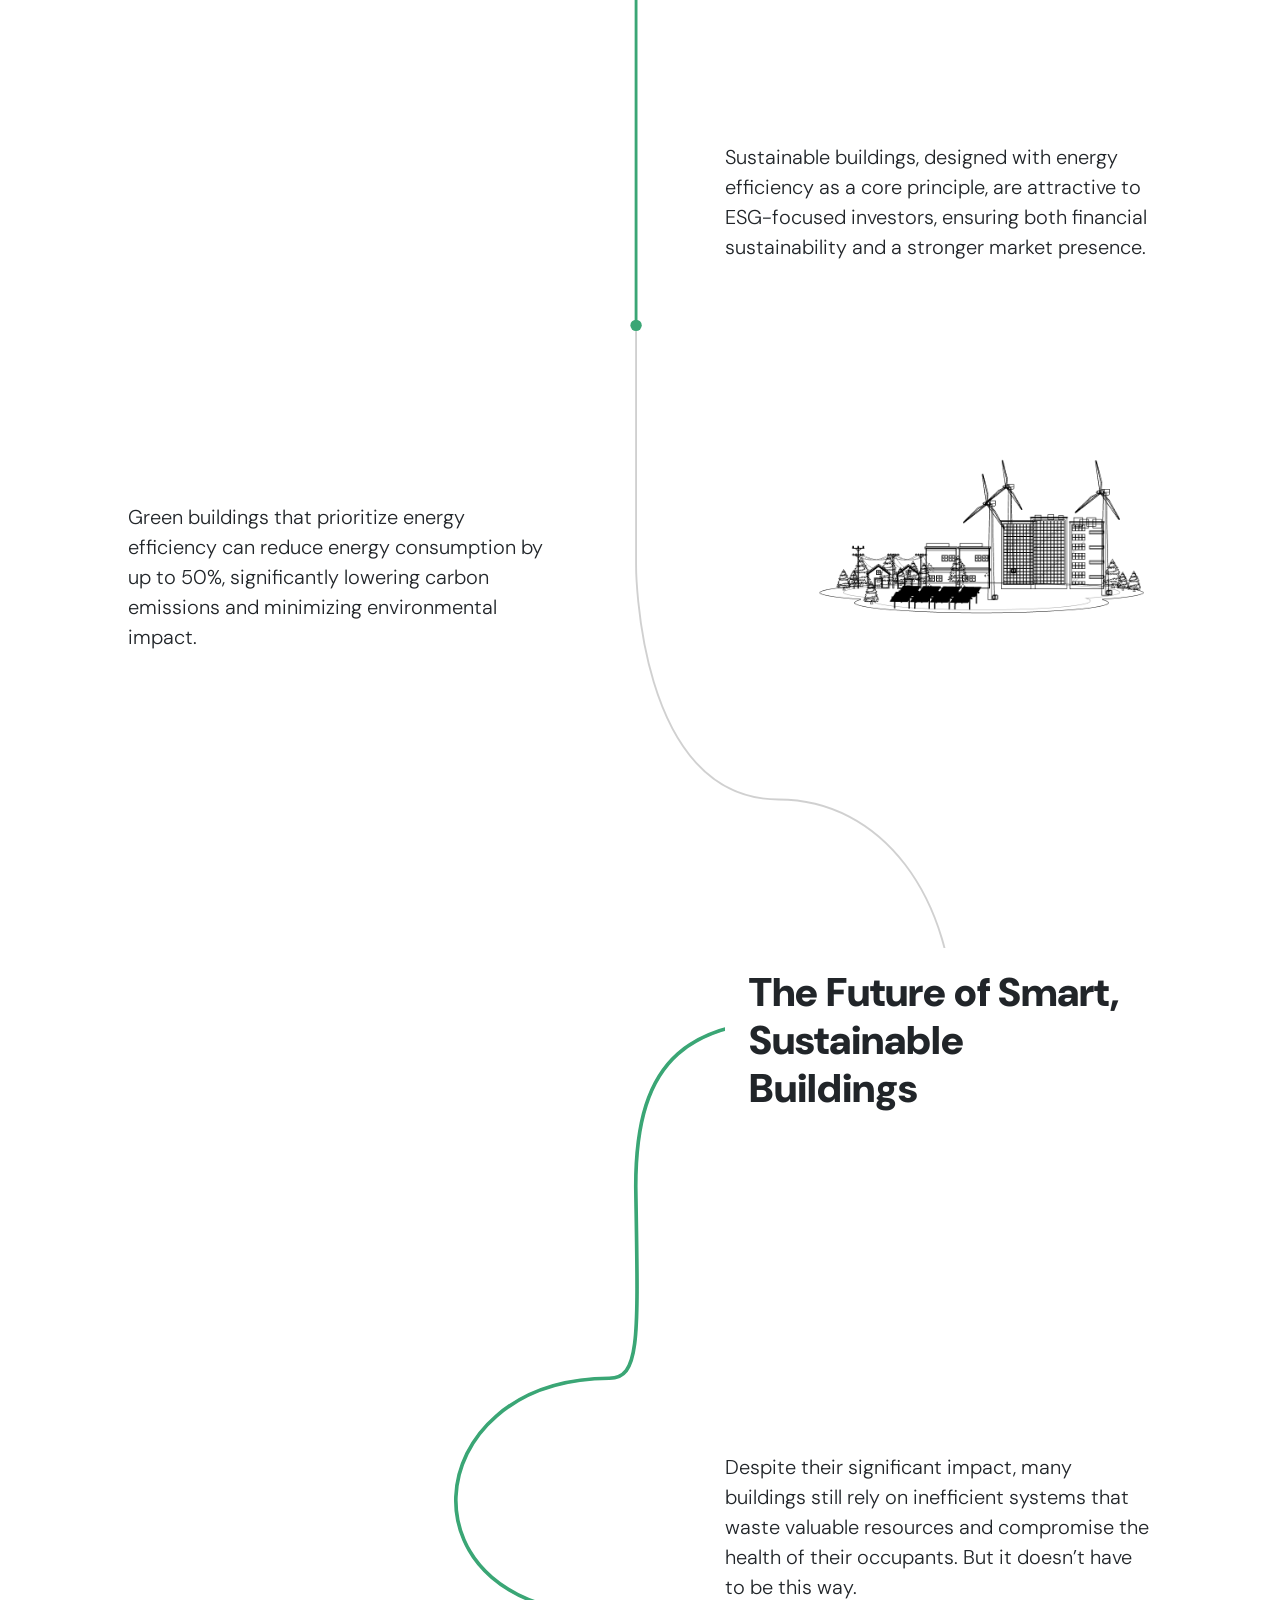
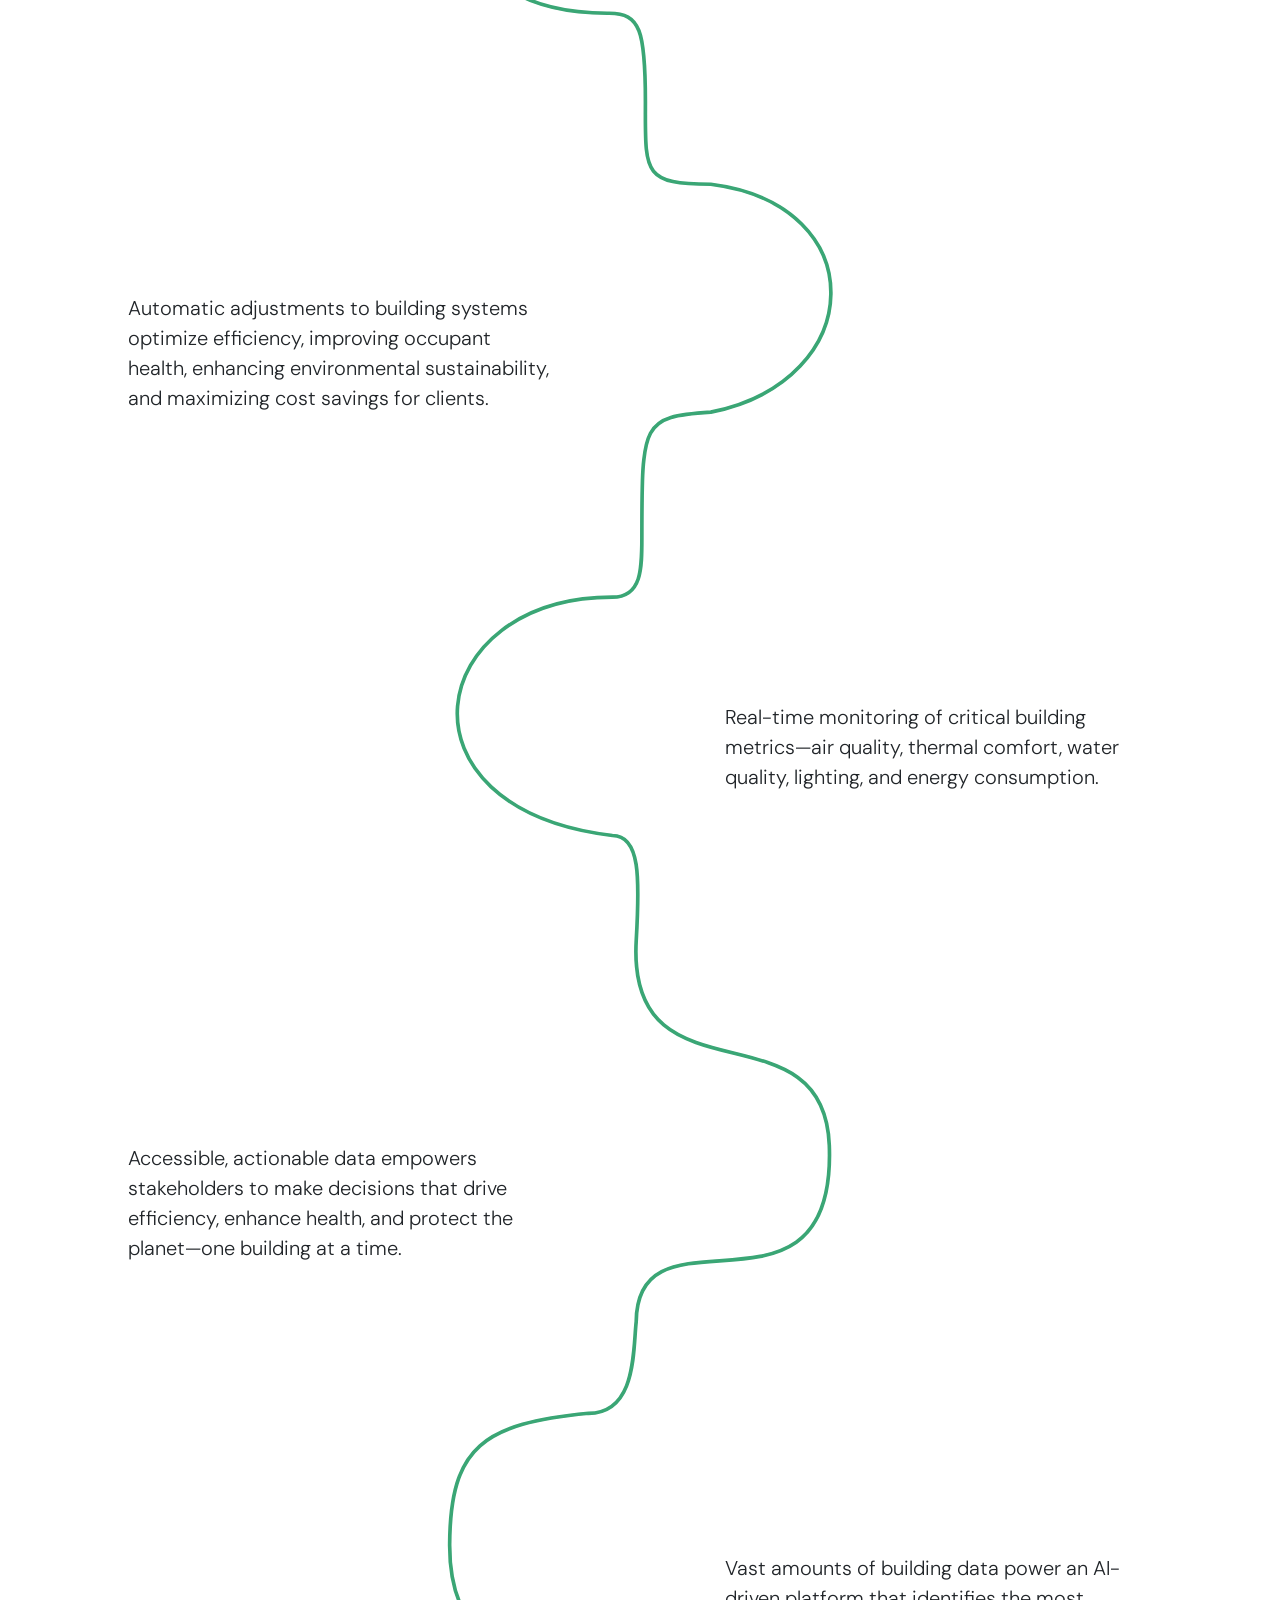
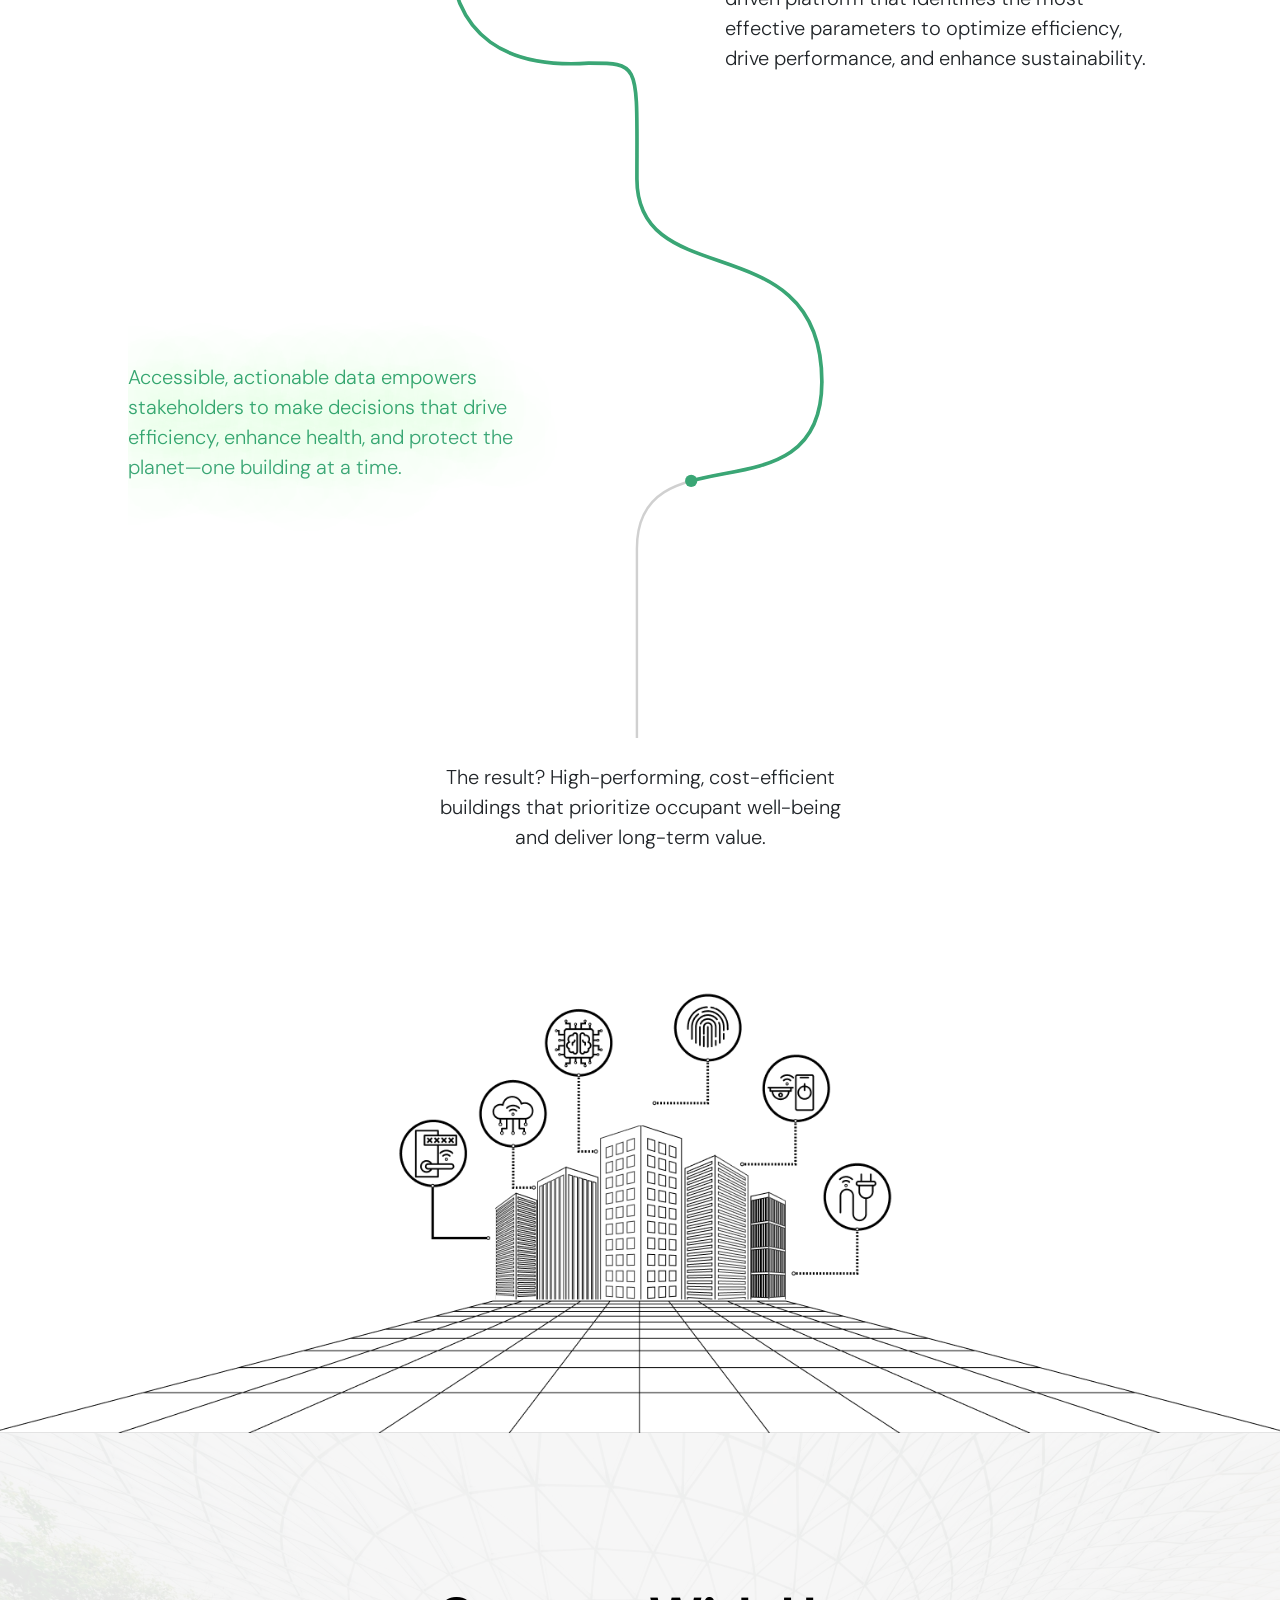
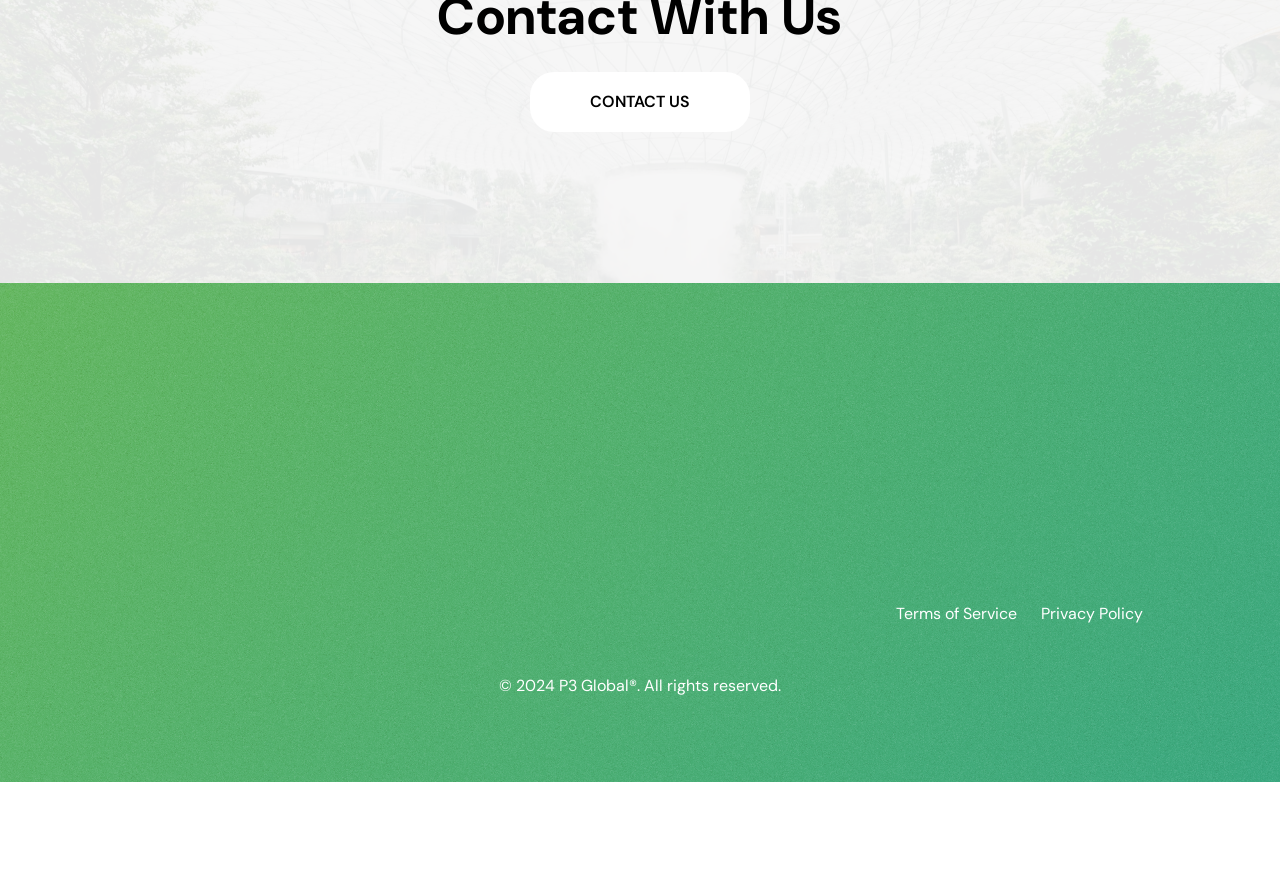
<file: science.html>
<!doctype html>
<html lang="en">

<head>
    <meta charset="utf-8">
    <meta name="viewport" content="width=device-width, initial-scale=1">
    <title>PThree Global</title>

    <link href="css/bootstrap.min.css" rel="stylesheet">

    <link rel="preconnect" href="https://fonts.googleapis.com">
    <link rel="preconnect" href="https://fonts.gstatic.com" crossorigin>
    <link
        href="https://fonts.googleapis.com/css2?family=DM+Sans:ital,opsz,wght@0,9..40,100..1000;1,9..40,100..1000&display=swap"
        rel="stylesheet">
    <link rel="stylesheet" href="css/style.css">
    <link rel="stylesheet" href="css/responsive.css">

</head>

<body>

    <section class="hero-section">

        <!-- HEADER -->

        <header class="position-fixed top-0 w-100 scroll-heaader">
            <div
                class=" d-flex align-items-center justify-content-between navbar navbar-expand-lg container-padding py-4">
                <!-- LOGO -->
                <a href="index.html">
                    <img src="assets/White Logo/P3 Global Slogan.png" alt="logo" class="logo-image">
                </a>

                <!-- TOGGLE BUTTON -->
                <button class="navbar-toggler nav-toggle" data-bs-toggle="collapse"
                    data-bs-target="#navbarSupportedContent" aria-controls="navbarSupportedContent"
                    aria-expanded="false" aria-label="Toggle navigation">
                    <label class="toggler-container">
                        <input type="checkbox">
                        <div class="checkmark-toggler">
                            <span></span>
                            <span></span>
                            <span></span>
                        </div>
                    </label>
                </button>

                <div class="align-items-center flex-fill collapse navbar-collapse menu-elemets"
                    id="navbarSupportedContent">

                    <nav
                        class="d-flex  align-items-center flex-lg-fill justify-content-center header-navlinks mb-3 mb-lg-0">

                        <ul
                            class="d-flex flex-column align-items-center flex-lg-row gap-4 gap-xl-4 gap-xxl-5 gap-lg-3 p-0 m-0">

                            <a href="about.html" class="navigation-link">
                                <li>About</li>
                            </a>


                            <a href="science.html" class="navigation-link">
                                <li>Science</li>
                            </a>

                            <a href="index.html#solutionSection" class="navigation-link">
                                <li>Solution</li>
                            </a>

                            <a href="index.html#technologySection" class="navigation-link">
                                <li>Technology</li>
                            </a>

                            <a href="index.html#impactSection" class="navigation-link">
                                <li>Impact</li>
                            </a>

                            <a href="team.html" class="navigation-link">
                                <li>Team</li>
                            </a>


                        </ul>

                    </nav>


                    <a href="contact.html" class="nav-button" style=" box-shadow: 0px 0px 6px rgba(0, 0, 0, 0.1);">START
                        PROJECT</a>
                </div>


            </div>
        </header>

        <!-- BANNER PORTION -->

        <div
            class="container-padding d-flex flex-column align-items-center gap-4 justify-content-center hero-team-section text-center fs-1 text-white">


            <div class="d-flex flex-column align-items-center col-xxl-8 ">
                <h2 class=" text-white z-3 team-headline mb-3 mb-lg-4 mb-xl-4">Transforming Spaces, Empowering Lives</h2>

                <p class="paragraph-size text-white mb-0 col-9">
                    Discover how human-centric, sustainable buildings enhance PEOPLE, protect the PLANET, and drive
                    PROFITS.
                    We create smarter, healthier, and more sustainable buildings that deliver lasting value for all
                    stakeholders.
                </p>
            </div>


            <div class="particle-animation">
                <div id="particles-js">
                    <canvas class="particles-js-canvas-el"></canvas>
                </div>
            </div>

        </div>


    </section>




    <section>

        <div class="container-padding story-container-padding">


            <!-- IMPACT ON PEOPLE -->

            <div class="impact-people-container">


                <svg class="imapact-svg-screen d-block d-lg-none" viewBox="0 0 51 17460" fill="none" >
                    <path class="svg-screen-path" id="peopleScreenPath" d="M25.5 0.5V17460"/>
                    <path class="svg-screen-path-animate" id="peopleScreenPathAnimation"  d="M25.5 0.5V17460"/>
                    <circle class="moving-circle" id="peopleScreenCircle" cx="0" cy="0" r="30" fill="#3AA675" />
                </svg>
                

                <svg class="impact-people-svg d-none d-lg-block" viewBox="0 0 5137 13681" fill="none">
                    <path id="peoplePath"
                        d="M655 40H2033.47C2503.95 40 2565.96 279.852 2565.96 1106.56C2571.47 1452.47 2568.25 9606.98 2565.96 13641" />
                        
                    <path id="peoplePathAnimation"
                        d="M655 40H2033.47C2503.95 40 2565.96 279.852 2565.96 1106.56C2571.47 1452.47 2568.25 9606.98 2565.96 13641" />

                    <circle class="moving-circle" id="peopleCircle" cx="0" cy="0" r="30" fill="#3AA675" />
                </svg>


                <h3 class="section-headline impact-headline col-xxl-4 col-lg-5 col-sm-9 col-11 pe-0 pe-lg-3">Impact on PEOPLE</h3>

                <div class="story-content impact-people-1">
                    <div class="paragraph-size  col-xxl-4 col-lg-5 col-sm-9 col-11  story-padding ms-auto">
                        Today, buildings are more than just physical spaces. With humans spending 90% of their time indoors,
                        they are environments that shape the lives of those who occupy them and play a pivotal role in our
                        planet’s future.
                    </div>
                </div>


                <div class="story-content impact-people-2">
                    <div class="paragraph-size col-xxl-4 col-lg-5 col-sm-9 col-11 story-padding ms-auto ms-lg-0 me-lg-auto">
                        Employees in healthy, well-designed buildings can be up to 18% more productive, thanks to factors
                        like
                        improved air quality, access to natural light, and circadian lighting. 
                    </div>
                </div>

                <div class="d-flex flex-column flex-lg-row gap-4 align-items-lg-center align-items-end py-lg-5 story-content impact-people-3">

                    <div class="col-11 col-sm-9 col-lg-4 position-relative " style="height: auto;">

                        <!-- <img src="assets/science/impact-people-image-1.svg" style="width: 100%;" alt=""> -->


                        <svg class="people-svg-1" viewBox="0 0 2087 1175" fill="none" xmlns="http://www.w3.org/2000/svg">
                            <path d="M1163.12 495.098L1162.2 495.193L1161.87 496.05C1160.74 498.982 1159.02 501.736 1156.67 504.112C1152.89 507.886 1148.13 510.001 1143.18 510.635L1141.73 510.82L1141.88 512.269C1142.45 518.125 1141.66 524.078 1139.55 529.651L1138.22 533.187L1141.61 531.53C1146.33 529.233 1152.13 529.997 1156.03 533.892C1159.25 537.12 1160.33 541.656 1159.31 545.812L1158.72 548.214L1161.12 547.625C1165.28 546.608 1169.81 547.68 1173.04 550.907C1177.96 555.831 1177.96 563.814 1173.04 568.738C1170.65 571.127 1167.53 572.337 1164.38 572.403L1162.42 572.444L1162.98 574.33C1166.36 585.704 1165.96 597.94 1161.87 609.142L1160.89 611.821L1163.66 611.109C1170.89 609.242 1178.85 611.059 1184.49 616.701C1193 625.205 1193 638.992 1184.49 647.496L1183.43 648.556L1184.49 649.617C1199.46 664.588 1199.46 688.861 1184.49 703.836C1169.52 718.807 1145.25 718.807 1130.27 703.836L1130.27 703.835C1126.55 700.118 1123.76 695.822 1121.89 691.239L1121.51 690.315L1120.52 690.306C1110.81 690.219 1101.14 686.49 1093.74 679.092C1083.3 668.649 1080.16 653.688 1084.29 640.497L1084.66 639.32L1083.58 638.731C1079.01 636.248 1074.72 633.114 1070.87 629.26C1049.27 607.662 1049.27 572.641 1070.87 551.042C1072.77 549.143 1074.81 547.462 1076.94 545.87L1078.34 544.819L1077.09 543.595C1076.98 543.492 1076.87 543.398 1076.8 543.335L1076.78 543.319C1076.7 543.246 1076.65 543.206 1076.62 543.17C1063.4 529.952 1061.87 509.494 1071.99 494.574L1073.25 492.71L1071.05 492.262C1060.76 490.172 1050.96 485.164 1042.98 477.192C1028.19 462.391 1023.54 441.289 1029.02 422.517L1029.74 420.067L1027.25 420.634C1024.48 421.263 1021.63 421.625 1018.7 421.625C997.521 421.625 980.354 404.458 980.354 383.283C980.354 380.532 980.661 377.847 981.214 375.247L981.72 372.869L979.368 373.484C977.469 373.98 975.504 374.267 973.476 374.267C960.632 374.267 950.22 363.854 950.22 351.01C950.22 338.171 960.632 327.758 973.476 327.758C985.74 327.758 995.768 337.26 996.642 349.308L996.819 351.75L998.914 350.484C1004.7 346.989 1011.45 344.941 1018.69 344.941C1039.87 344.941 1057.03 362.104 1057.03 383.279C1057.03 384.307 1056.96 385.327 1056.87 386.394L1056.67 388.947L1059 387.877C1078.89 378.732 1103.03 382.009 1119.82 397.715L1120.79 398.624L1121.81 397.767C1131.43 389.67 1143.83 384.779 1157.38 384.779C1187.93 384.779 1212.69 409.539 1212.69 440.086C1212.69 468.698 1190.97 492.227 1163.12 495.098Z" class="people-story-svg-1"/>
                            <path d="M1487.67 149.918L1488.5 150.931L1489.62 150.243C1498.06 145.036 1507.95 141.984 1518.58 141.984C1549.13 141.984 1573.89 166.748 1573.91 197.287C1573.91 227.83 1549.15 252.594 1518.6 252.594C1514.89 252.594 1511.26 252.212 1507.75 251.513L1502.82 250.533L1506.4 254.054C1508.74 256.346 1510.19 259.522 1510.19 263.04C1510.19 268.285 1506.98 272.779 1502.41 274.681L1500.08 275.651L1502.05 277.234C1507.01 281.23 1510.19 287.337 1510.19 294.194C1510.19 305.308 1501.85 314.464 1491.09 315.786L1489.48 315.984L1489.8 317.574C1490.31 320.037 1490.57 322.587 1490.57 325.197C1490.57 346.372 1473.4 363.539 1452.23 363.539C1435.24 363.539 1420.85 352.477 1415.82 337.168L1415.33 335.673L1413.86 336.236C1408.42 338.317 1402.9 340.225 1397.34 342.034L1396.88 342.182L1396.6 342.567C1392.62 347.919 1386.28 351.394 1379.12 351.394C1378.53 351.394 1377.94 351.353 1377.31 351.301L1375.06 351.114L1375.75 353.258C1376.96 356.972 1377.62 360.925 1377.62 365.039C1377.62 386.214 1360.45 403.38 1339.28 403.38C1337.15 403.38 1335.07 403.147 1332.99 402.802L1330.56 402.4L1331.32 404.747C1333.08 410.141 1334.05 415.879 1334.05 421.85C1334.05 437.128 1327.86 450.956 1317.84 460.967L1316.55 462.257L1318.07 463.274C1323.9 467.181 1327.73 473.825 1327.73 481.365C1327.73 491.626 1320.62 500.209 1311.06 502.513L1308.5 503.129L1310.34 505.016C1317.05 511.925 1321.19 521.332 1321.19 531.717C1321.19 550.63 1307.48 566.308 1289.46 569.446L1288.08 569.687L1288.23 571.082C1288.34 572.113 1288.39 573.163 1288.39 574.23C1288.39 591.043 1274.76 604.674 1257.95 604.674C1241.13 604.674 1227.5 591.043 1227.5 574.23C1227.5 570.142 1228.32 566.248 1229.78 562.688L1230.24 561.576L1229.25 560.888C1225.46 558.241 1222.98 553.869 1222.98 548.908C1222.98 544.926 1224.58 541.321 1227.17 538.679L1228.88 536.937L1226.56 536.198C1205.97 529.66 1191.05 510.4 1191.05 487.652C1191.05 474.024 1196.43 461.676 1205.15 452.532L1206.36 451.271L1204.93 450.269C1198.93 446.06 1195 439.111 1195 431.234C1195 425.826 1196.86 420.861 1199.97 416.907L1201.05 415.528L1199.52 414.672C1196.92 413.215 1194.47 411.542 1192.23 409.63L1190.87 408.468L1189.96 410.009C1180.34 426.338 1162.63 437.32 1142.32 437.32C1121 437.32 1102.52 425.233 1093.29 407.541L1092.17 405.386L1090.74 407.358C1086.52 413.216 1079.66 417.037 1071.89 417.037C1059.05 417.037 1048.64 406.624 1048.64 393.78C1048.64 387.877 1050.85 382.5 1054.49 378.395L1055.76 376.966L1054.07 376.074C1046.53 372.091 1040.47 365.692 1036.96 357.882L1035.4 354.421L1034.17 358.011C1032.47 362.976 1027.82 366.549 1022.3 366.549C1017.74 366.549 1013.78 364.099 1011.56 360.439L1010.27 358.324L1008.99 360.439C1006.77 364.099 1002.81 366.549 998.243 366.549C991.281 366.549 985.637 360.905 985.637 353.943C985.637 350.548 986.994 347.475 989.193 345.199L990.564 343.78L988.829 342.839C978.42 337.191 970.025 328.313 965.009 317.531L963.807 314.948L962.357 317.401C958.564 323.818 951.6 328.125 943.619 328.125C931.59 328.125 921.842 318.372 921.842 306.347V304.847H920.342C899.166 304.847 882 287.681 882 266.505C882 264.694 882.171 262.904 882.423 261.111L882.726 258.96L880.608 259.439C877.857 260.06 875.019 260.418 872.103 260.418C850.928 260.418 833.761 243.251 833.761 222.076C833.761 219.866 833.992 217.7 834.358 215.558L834.664 213.77L832.85 213.806C832.709 213.808 832.573 213.819 832.483 213.825L832.458 213.827C832.426 213.83 832.399 213.832 832.376 213.833C832.324 213.837 832.29 213.838 832.261 213.838C816.541 213.838 802.746 205.691 794.797 193.392L794 192.158L792.749 192.931C790.809 194.129 788.565 194.845 786.148 194.845C779.186 194.845 773.542 189.2 773.542 182.238C773.542 175.297 779.153 169.665 786.087 169.632C786.119 169.634 786.158 169.636 786.202 169.636H787.637L787.7 168.201C787.729 167.543 787.757 166.902 787.797 166.268L787.869 165.122L786.782 164.753C764.96 157.346 749.24 136.735 749.24 112.418C749.24 81.8709 774.001 57.1104 804.548 57.1104C811.056 57.1104 817.284 58.2971 823.099 60.3697L824.214 60.7675L824.86 59.7743C828.557 54.0867 833.402 49.5262 838.951 46.0565L839.153 45.9299L839.306 45.7468C849.882 33.0976 866.589 26.2271 887.55 32.9461L887.55 32.9462C910.906 40.4291 935.191 40.9892 959.347 41.5464C966.746 41.7171 974.133 41.8875 981.477 42.2564L981.552 40.7583L981.477 42.2564C999.007 43.1364 1018.52 35.4357 1039.79 26.9884L1040.41 26.7426C1061.64 18.3103 1084.81 9.10609 1110.23 6.21986C1188.9 -2.71353 1239.66 -1.41729 1310.76 32.8684C1329.75 42.0273 1342.91 54.9144 1355.68 67.416C1356.56 68.2753 1357.43 69.1327 1358.31 69.987C1371.89 83.2335 1385.45 95.7312 1405.45 101.795C1435.49 110.907 1467.65 125.516 1487.67 149.918ZM786.348 166.644L786.347 166.644C786.349 166.644 786.349 166.644 786.349 166.644L786.348 166.644Z" class="people-story-svg-1"/>
                            <path opacity="0.3" d="M2083.93 1160.8H40.6639C40.5956 1160.21 40.4704 1159.5 40.3053 1158.7C39.8574 1156.52 39.053 1153.36 37.9865 1149.4C37.0674 1145.98 35.9459 1141.94 34.6763 1137.36C34.4694 1136.62 34.2586 1135.86 34.0441 1135.08C32.5124 1129.56 30.7903 1123.32 28.9591 1116.52C21.6332 1089.27 12.5704 1052.86 7.00986 1015.95C1.44397 979.01 -0.586446 941.742 6.04531 912.735C9.35802 898.245 14.8115 885.912 22.9782 876.709C31.1205 867.533 42.0271 861.39 56.4247 859.359C100.438 853.151 133.925 869.07 167.384 886.492L168.771 887.214L169.435 885.799C176.76 870.197 192.567 859.374 210.933 859.374C227.539 859.374 242.048 868.23 250.1 881.464L251.212 883.292L252.551 881.623C273.894 855.039 306.636 838.013 343.369 838.013C367.998 838.013 390.827 845.68 409.64 858.729L410.975 859.656L411.791 858.251C457.135 780.251 541.594 727.806 638.306 727.806C736.989 727.806 822.911 782.41 867.537 863.052L868.482 864.759L869.889 863.408C878.134 855.488 889.301 850.6 901.63 850.6C926.963 850.6 947.5 871.134 947.5 896.466C947.5 897.042 947.463 897.582 947.423 898.176C947.406 898.432 947.387 898.698 947.371 898.982L947.221 901.618L949.562 900.397C985.722 881.546 1026.82 870.875 1070.42 870.875C1115.53 870.875 1157.97 882.283 1195.02 902.368L1196.37 903.102L1197.07 901.73C1216.31 863.919 1255.56 838.009 1300.88 838.009C1337.62 838.009 1370.36 855.035 1391.7 881.615L1393.04 883.283L1394.15 881.456C1402.2 868.221 1416.71 859.366 1433.32 859.366C1451.69 859.366 1467.49 870.185 1474.82 885.79L1475.48 887.205L1476.87 886.484C1510.13 869.168 1547.93 859.366 1588.04 859.366C1653.04 859.366 1712.02 885.095 1755.38 926.918L1756.64 928.129L1757.65 926.707C1769.99 909.321 1790.26 897.966 1813.2 897.966C1850.8 897.966 1881.29 928.453 1881.29 966.057C1881.29 967.355 1881.25 968.645 1881.17 969.938L1881.03 972.558L1883.36 971.356C1906.21 959.577 1928.87 951.891 1959.36 952.926C1982.89 953.724 2000.59 964.79 2014.45 981.64C2028.34 998.536 2038.32 1021.21 2046.32 1045.06C2052.06 1062.17 2056.73 1079.79 2061.1 1096.23C2062.82 1102.71 2064.49 1109.01 2066.16 1115.02C2069.11 1125.63 2072.05 1135.36 2075.23 1143.57C2077.88 1150.43 2080.72 1156.31 2083.93 1160.8Z" class="people-story-svg-1"/>
                            <path d="M821.72 947.692H1304.28V1160.22H821.72V947.692Z" class="people-story-svg-1"/>
                            <path d="M965.524 944.693H825.553L965.524 859.189V944.693Z" class="people-story-svg-1"/>
                            <path d="M821.72 943.518V928.528L965.524 840.687V855.673L821.72 943.518Z" class="people-story-svg-1"/>
                            <path d="M1109.75 944.693H969.776L1109.75 859.189V944.693Z" class="people-story-svg-1"/>
                            <path d="M965.943 943.518V928.528L1109.75 840.687V855.673L965.943 943.518Z" class="people-story-svg-1"/>
                            <path d="M1211.67 944.692L1230.73 601.683H1285.14L1304.19 944.692H1211.67Z" class="people-story-svg-1"/>
                            <path d="M1112.88 944.691L1131.85 720.236H1186.34L1205.31 944.691H1112.88Z" class="people-story-svg-1"/>
                            <path d="M1222.96 590.188H1292.9V610.179H1222.96V590.188Z" class="people-story-svg-1"/>
                            <path d="M1212.99 856.026H1302.88V864.544H1212.99V856.026Z" class="people-story-svg-1"/>
                            <path d="M1220.49 725.975H1295.38V734.493H1220.49V725.975Z" class="people-story-svg-1"/>
                            <path d="M1124.13 706.389H1194.07V726.38H1124.13V706.389Z" class="people-story-svg-1"/>
                            <path d="M1114.15 882.083H1204.04V890.6H1114.15V882.083Z" class="people-story-svg-1"/>
                            <path d="M1121.66 790.999H1196.54V799.516H1121.66V790.999Z" class="people-story-svg-1"/>
                            <path d="M1234.89 970.8H1277.99V990.91H1234.89V970.8Z" class="people-story-svg-1"/>
                            <path d="M1234.89 1006.44H1277.99V1026.55H1234.89V1006.44Z" class="people-story-svg-1"/>
                            <path d="M1176.49 970.8H1219.59V990.91H1176.49V970.8Z" class="people-story-svg-1"/>
                            <path d="M1176.49 1006.44H1219.59V1026.55H1176.49V1006.44Z" class="people-story-svg-1"/>
                            <path d="M1068.08 970.8H1111.18V990.91H1068.08V970.8Z" class="people-story-svg-1"/>
                            <path d="M1068.08 1006.44H1111.18V1026.55H1068.08V1006.44Z" class="people-story-svg-1"/>
                            <path d="M1009.68 970.8H1052.78V990.91H1009.68V970.8Z" class="people-story-svg-1"/>
                            <path d="M1009.68 1006.44H1052.78V1026.55H1009.68V1006.44Z" class="people-story-svg-1"/>
                            <path d="M901.268 970.8H944.368V990.91H901.268V970.8Z" class="people-story-svg-1"/>
                            <path d="M901.268 1006.44H944.368V1026.55H901.268V1006.44Z" class="people-story-svg-1"/>
                            <path d="M842.876 970.8H885.976V990.91H842.876V970.8Z" class="people-story-svg-1"/>
                            <path d="M842.876 1006.44H885.976V1026.55H842.876V1006.44Z" class="people-story-svg-1"/>
                            <path d="M554.124 874.95H786.423V1160.22H554.124V874.95Z" class="people-story-svg-1"/>
                            <path d="M560.929 884.112H570.426V893.609H560.929V884.112Z" class="people-story-svg-1"/>
                            <path d="M584.173 884.112H593.67V893.609H584.173V884.112Z" class="people-story-svg-1"/>
                            <path d="M607.413 884.112H616.91V893.609H607.413V884.112Z" class="people-story-svg-1"/>
                            <path d="M630.661 884.112H640.158V893.609H630.661V884.112Z" class="people-story-svg-1"/>
                            <path d="M653.904 884.112H663.401V893.609H653.904V884.112Z" class="people-story-svg-1"/>
                            <path d="M677.148 884.112H686.645V893.609H677.148V884.112Z" class="people-story-svg-1"/>
                            <path d="M700.393 884.112H709.889V893.609H700.393V884.112Z" class="people-story-svg-1"/>
                            <path d="M723.637 884.112H733.134V893.609H723.637V884.112Z" class="people-story-svg-1"/>
                            <path d="M746.881 884.112H756.378V893.609H746.881V884.112Z" class="people-story-svg-1"/>
                            <path d="M770.125 884.112H779.622V893.609H770.125V884.112Z" class="people-story-svg-1"/>
                            <path d="M560.929 905.358H570.426V914.855H560.929V905.358Z" class="people-story-svg-1"/>
                            <path d="M584.173 905.358H593.67V914.855H584.173V905.358Z" class="people-story-svg-1"/>
                            <path d="M607.413 905.358H616.91V914.855H607.413V905.358Z" class="people-story-svg-1"/>
                            <path d="M630.661 905.358H640.158V914.855H630.661V905.358Z" class="people-story-svg-1"/>
                            <path d="M653.904 905.358H663.401V914.855H653.904V905.358Z" class="people-story-svg-1"/>
                            <path d="M677.148 905.358H686.645V914.855H677.148V905.358Z" class="people-story-svg-1"/>
                            <path d="M700.393 905.358H709.889V914.855H700.393V905.358Z" class="people-story-svg-1"/>
                            <path d="M723.637 905.358H733.134V914.855H723.637V905.358Z" class="people-story-svg-1"/>
                            <path d="M746.881 905.358H756.378V914.855H746.881V905.358Z" class="people-story-svg-1"/>
                            <path d="M770.125 905.358H779.622V914.855H770.125V905.358Z" class="people-story-svg-1"/>
                            <path d="M560.929 926.604H570.426V936.101H560.929V926.604Z" class="people-story-svg-1"/>
                            <path d="M584.173 926.604H593.67V936.101H584.173V926.604Z" class="people-story-svg-1"/>
                            <path d="M607.413 926.604H616.91V936.101H607.413V926.604Z" class="people-story-svg-1"/>
                            <path d="M630.661 926.604H640.158V936.101H630.661V926.604Z" class="people-story-svg-1"/>
                            <path d="M653.904 926.604H663.401V936.101H653.904V926.604Z" class="people-story-svg-1"/>
                            <path d="M677.148 926.604H686.645V936.101H677.148V926.604Z" class="people-story-svg-1"/>
                            <path d="M700.393 926.604H709.889V936.101H700.393V926.604Z" class="people-story-svg-1"/>
                            <path d="M723.637 926.604H733.134V936.101H723.637V926.604Z" class="people-story-svg-1"/>
                            <path d="M746.881 926.604H756.378V936.101H746.881V926.604Z" class="people-story-svg-1"/>
                            <path d="M770.125 926.604H779.622V936.101H770.125V926.604Z" class="people-story-svg-1"/>
                            <path d="M560.929 947.846H570.426V957.343H560.929V947.846Z" class="people-story-svg-1"/>
                            <path d="M584.173 947.846H593.67V957.343H584.173V947.846Z" class="people-story-svg-1"/>
                            <path d="M607.413 947.846H616.91V957.343H607.413V947.846Z" class="people-story-svg-1"/>
                            <path d="M630.661 947.846H640.158V957.343H630.661V947.846Z" class="people-story-svg-1"/>
                            <path d="M653.904 947.846H663.401V957.343H653.904V947.846Z" class="people-story-svg-1"/>
                            <path d="M677.148 947.846H686.645V957.343H677.148V947.846Z" class="people-story-svg-1"/>
                            <path d="M700.393 947.846H709.889V957.343H700.393V947.846Z" class="people-story-svg-1"/>
                            <path d="M723.637 947.846H733.134V957.343H723.637V947.846Z" class="people-story-svg-1"/>
                            <path d="M746.881 947.846H756.378V957.343H746.881V947.846Z" class="people-story-svg-1"/>
                            <path d="M770.125 947.846H779.622V957.343H770.125V947.846Z" class="people-story-svg-1"/>
                            <path d="M560.929 969.092H570.426V978.589H560.929V969.092Z" class="people-story-svg-1"/>
                            <path d="M584.173 969.092H593.67V978.589H584.173V969.092Z" class="people-story-svg-1"/>
                            <path d="M607.413 969.092H616.91V978.589H607.413V969.092Z" class="people-story-svg-1"/>
                            <path d="M630.661 969.092H640.158V978.589H630.661V969.092Z" class="people-story-svg-1"/>
                            <path d="M653.904 969.092H663.401V978.589H653.904V969.092Z" class="people-story-svg-1"/>
                            <path d="M677.148 969.092H686.645V978.589H677.148V969.092Z" class="people-story-svg-1"/>
                            <path d="M700.393 969.092H709.889V978.589H700.393V969.092Z" class="people-story-svg-1"/>
                            <path d="M723.637 969.092H733.134V978.589H723.637V969.092Z" class="people-story-svg-1"/>
                            <path d="M746.881 969.092H756.378V978.589H746.881V969.092Z" class="people-story-svg-1"/>
                            <path d="M770.125 969.092H779.622V978.589H770.125V969.092Z" class="people-story-svg-1"/>
                            <path d="M560.929 990.338H570.426V999.835H560.929V990.338Z" class="people-story-svg-1"/>
                            <path d="M584.173 990.338H593.67V999.835H584.173V990.338Z" class="people-story-svg-1"/>
                            <path d="M607.413 990.338H616.91V999.835H607.413V990.338Z" class="people-story-svg-1"/>
                            <path d="M630.661 990.338H640.158V999.835H630.661V990.338Z" class="people-story-svg-1"/>
                            <path d="M653.904 990.338H663.401V999.835H653.904V990.338Z" class="people-story-svg-1"/>
                            <path d="M677.148 990.338H686.645V999.835H677.148V990.338Z" class="people-story-svg-1"/>
                            <path d="M700.393 990.338H709.889V999.835H700.393V990.338Z" class="people-story-svg-1"/>
                            <path d="M723.637 990.338H733.134V999.835H723.637V990.338Z" class="people-story-svg-1"/>
                            <path d="M746.881 990.338H756.378V999.835H746.881V990.338Z" class="people-story-svg-1"/>
                            <path d="M770.125 990.338H779.622V999.835H770.125V990.338Z" class="people-story-svg-1"/>
                            <path d="M560.929 1011.58H570.426V1021.08H560.929V1011.58Z" class="people-story-svg-1"/>
                            <path d="M584.173 1011.58H593.67V1021.08H584.173V1011.58Z" class="people-story-svg-1"/>
                            <path d="M607.413 1011.58H616.91V1021.08H607.413V1011.58Z" class="people-story-svg-1"/>
                            <path d="M630.661 1011.58H640.158V1021.08H630.661V1011.58Z" class="people-story-svg-1"/>
                            <path d="M653.904 1011.58H663.401V1021.08H653.904V1011.58Z" class="people-story-svg-1"/>
                            <path d="M677.148 1011.58H686.645V1021.08H677.148V1011.58Z" class="people-story-svg-1"/>
                            <path d="M700.393 1011.58H709.889V1021.08H700.393V1011.58Z" class="people-story-svg-1"/>
                            <path d="M723.637 1011.58H733.134V1021.08H723.637V1011.58Z" class="people-story-svg-1"/>
                            <path d="M746.881 1011.58H756.378V1021.08H746.881V1011.58Z" class="people-story-svg-1"/>
                            <path d="M770.125 1011.58H779.622V1021.08H770.125V1011.58Z" class="people-story-svg-1"/>
                            <path d="M560.929 1032.83H570.426V1042.32H560.929V1032.83Z" class="people-story-svg-1"/>
                            <path d="M584.173 1032.83H593.67V1042.32H584.173V1032.83Z" class="people-story-svg-1"/>
                            <path d="M607.413 1032.83H616.91V1042.32H607.413V1032.83Z" class="people-story-svg-1"/>
                            <path d="M630.661 1032.83H640.158V1042.32H630.661V1032.83Z" class="people-story-svg-1"/>
                            <path d="M653.904 1032.83H663.401V1042.32H653.904V1032.83Z" class="people-story-svg-1"/>
                            <path d="M677.148 1032.83H686.645V1042.32H677.148V1032.83Z" class="people-story-svg-1"/>
                            <path d="M700.393 1032.83H709.889V1042.32H700.393V1032.83Z" class="people-story-svg-1"/>
                            <path d="M723.637 1032.83H733.134V1042.32H723.637V1032.83Z" class="people-story-svg-1"/>
                            <path d="M746.881 1032.83H756.378V1042.32H746.881V1032.83Z" class="people-story-svg-1"/>
                            <path d="M770.125 1032.83H779.622V1042.32H770.125V1032.83Z" class="people-story-svg-1"/>
                            <path d="M560.929 1054.07H570.426V1063.57H560.929V1054.07Z" class="people-story-svg-1"/>
                            <path d="M584.173 1054.07H593.67V1063.57H584.173V1054.07Z" class="people-story-svg-1"/>
                            <path d="M607.413 1054.07H616.91V1063.57H607.413V1054.07Z" class="people-story-svg-1"/>
                            <path d="M630.661 1054.07H640.158V1063.57H630.661V1054.07Z" class="people-story-svg-1"/>
                            <path d="M653.904 1054.07H663.401V1063.57H653.904V1054.07Z" class="people-story-svg-1"/>
                            <path d="M677.148 1054.07H686.645V1063.57H677.148V1054.07Z" class="people-story-svg-1"/>
                            <path d="M700.393 1054.07H709.889V1063.57H700.393V1054.07Z" class="people-story-svg-1"/>
                            <path d="M723.637 1054.07H733.134V1063.57H723.637V1054.07Z" class="people-story-svg-1"/>
                            <path d="M746.881 1054.07H756.378V1063.57H746.881V1054.07Z" class="people-story-svg-1"/>
                            <path d="M770.125 1054.07H779.622V1063.57H770.125V1054.07Z" class="people-story-svg-1"/>
                            <path d="M560.929 1075.31H570.426V1084.81H560.929V1075.31Z" class="people-story-svg-1"/>
                            <path d="M584.173 1075.31H593.67V1084.81H584.173V1075.31Z" class="people-story-svg-1"/>
                            <path d="M607.413 1075.31H616.91V1084.81H607.413V1075.31Z" class="people-story-svg-1"/>
                            <path d="M630.661 1075.31H640.158V1084.81H630.661V1075.31Z" class="people-story-svg-1"/>
                            <path d="M653.904 1075.31H663.401V1084.81H653.904V1075.31Z" class="people-story-svg-1"/>
                            <path d="M677.148 1075.31H686.645V1084.81H677.148V1075.31Z" class="people-story-svg-1"/>
                            <path d="M700.393 1075.31H709.889V1084.81H700.393V1075.31Z" class="people-story-svg-1"/>
                            <path d="M723.637 1075.31H733.134V1084.81H723.637V1075.31Z" class="people-story-svg-1"/>
                            <path d="M746.881 1075.31H756.378V1084.81H746.881V1075.31Z" class="people-story-svg-1"/>
                            <path d="M770.125 1075.31H779.622V1084.81H770.125V1075.31Z" class="people-story-svg-1"/>
                            <path d="M560.929 1096.56H570.426V1106.06H560.929V1096.56Z" class="people-story-svg-1"/>
                            <path d="M584.173 1096.56H593.67V1106.06H584.173V1096.56Z" class="people-story-svg-1"/>
                            <path d="M607.413 1096.56H616.91V1106.06H607.413V1096.56Z" class="people-story-svg-1"/>
                            <path d="M630.661 1096.56H640.158V1106.06H630.661V1096.56Z" class="people-story-svg-1"/>
                            <path d="M653.904 1096.56H663.401V1106.06H653.904V1096.56Z" class="people-story-svg-1"/>
                            <path d="M677.148 1096.56H686.645V1106.06H677.148V1096.56Z" class="people-story-svg-1"/>
                            <path d="M700.393 1096.56H709.889V1106.06H700.393V1096.56Z" class="people-story-svg-1"/>
                            <path d="M723.637 1096.56H733.134V1106.06H723.637V1096.56Z" class="people-story-svg-1"/>
                            <path d="M746.881 1096.56H756.378V1106.06H746.881V1096.56Z" class="people-story-svg-1"/>
                            <path d="M770.125 1096.56H779.622V1106.06H770.125V1096.56Z" class="people-story-svg-1"/>
                            <path d="M560.929 1117.81H570.426V1127.3H560.929V1117.81Z" class="people-story-svg-1"/>
                            <path d="M584.173 1117.81H593.67V1127.3H584.173V1117.81Z" class="people-story-svg-1"/>
                            <path d="M607.413 1117.81H616.91V1127.3H607.413V1117.81Z" class="people-story-svg-1"/>
                            <path d="M630.661 1117.81H640.158V1127.3H630.661V1117.81Z" class="people-story-svg-1"/>
                            <path d="M653.904 1117.81H663.401V1127.3H653.904V1117.81Z" class="people-story-svg-1"/>
                            <path d="M677.148 1117.81H686.645V1127.3H677.148V1117.81Z" class="people-story-svg-1"/>
                            <path d="M700.393 1117.81H709.889V1127.3H700.393V1117.81Z" class="people-story-svg-1"/>
                            <path d="M723.637 1117.81H733.134V1127.3H723.637V1117.81Z" class="people-story-svg-1"/>
                            <path d="M746.881 1117.81H756.378V1127.3H746.881V1117.81Z" class="people-story-svg-1"/>
                            <path d="M770.125 1117.81H779.622V1127.3H770.125V1117.81Z" class="people-story-svg-1"/>
                            <path d="M1852.92 1153.06H1725.17V867.039L1788.49 819.019L1852.92 867.047V1153.06Z" class="people-story-svg-1"/>
                            <path d="M1737.25 876.96H1746.74V886.457H1737.25V876.96Z" class="people-story-svg-1"/>
                            <path d="M1760.49 876.96H1769.99V886.457H1760.49V876.96Z" class="people-story-svg-1"/>
                            <path d="M1783.74 876.96H1793.23V886.457H1783.74V876.96Z" class="people-story-svg-1"/>
                            <path d="M1806.98 876.96H1816.48V886.457H1806.98V876.96Z" class="people-story-svg-1"/>
                            <path d="M1830.23 876.96H1839.72V886.457H1830.23V876.96Z" class="people-story-svg-1"/>
                            <path d="M1737.25 898.206H1746.74V907.703H1737.25V898.206Z" class="people-story-svg-1"/>
                            <path d="M1760.49 898.206H1769.99V907.703H1760.49V898.206Z" class="people-story-svg-1"/>
                            <path d="M1783.74 898.206H1793.23V907.703H1783.74V898.206Z" class="people-story-svg-1"/>
                            <path d="M1806.98 898.206H1816.48V907.703H1806.98V898.206Z" class="people-story-svg-1"/>
                            <path d="M1830.23 898.206H1839.72V907.703H1830.23V898.206Z" class="people-story-svg-1"/>
                            <path d="M1737.25 919.452H1746.74V928.949H1737.25V919.452Z" class="people-story-svg-1"/>
                            <path d="M1760.49 919.452H1769.99V928.949H1760.49V919.452Z" class="people-story-svg-1"/>
                            <path d="M1783.74 919.452H1793.23V928.949H1783.74V919.452Z" class="people-story-svg-1"/>
                            <path d="M1806.98 919.452H1816.48V928.949H1806.98V919.452Z" class="people-story-svg-1"/>
                            <path d="M1830.23 919.452H1839.72V928.949H1830.23V919.452Z" class="people-story-svg-1"/>
                            <path d="M1737.25 940.694H1746.74V950.191H1737.25V940.694Z" class="people-story-svg-1"/>
                            <path d="M1760.49 940.694H1769.99V950.191H1760.49V940.694Z" class="people-story-svg-1"/>
                            <path d="M1783.74 940.694H1793.23V950.191H1783.74V940.694Z" class="people-story-svg-1"/>
                            <path d="M1806.98 940.694H1816.48V950.191H1806.98V940.694Z" class="people-story-svg-1"/>
                            <path d="M1830.23 940.694H1839.72V950.191H1830.23V940.694Z" class="people-story-svg-1"/>
                            <path d="M1737.25 961.94H1746.74V971.437H1737.25V961.94Z" class="people-story-svg-1"/>
                            <path d="M1760.49 961.94H1769.99V971.437H1760.49V961.94Z" class="people-story-svg-1"/>
                            <path d="M1783.74 961.94H1793.23V971.437H1783.74V961.94Z" class="people-story-svg-1"/>
                            <path d="M1806.98 961.94H1816.48V971.437H1806.98V961.94Z" class="people-story-svg-1"/>
                            <path d="M1830.23 961.94H1839.72V971.437H1830.23V961.94Z" class="people-story-svg-1"/>
                            <path d="M1737.25 983.186H1746.74V992.683H1737.25V983.186Z" class="people-story-svg-1"/>
                            <path d="M1760.49 983.186H1769.99V992.683H1760.49V983.186Z" class="people-story-svg-1"/>
                            <path d="M1783.74 983.186H1793.23V992.683H1783.74V983.186Z" class="people-story-svg-1"/>
                            <path d="M1806.98 983.186H1816.48V992.683H1806.98V983.186Z" class="people-story-svg-1"/>
                            <path d="M1830.23 983.186H1839.72V992.683H1830.23V983.186Z" class="people-story-svg-1"/>
                            <path d="M1737.25 1004.43H1746.74V1013.93H1737.25V1004.43Z" class="people-story-svg-1"/>
                            <path d="M1760.49 1004.43H1769.99V1013.93H1760.49V1004.43Z" class="people-story-svg-1"/>
                            <path d="M1783.74 1004.43H1793.23V1013.93H1783.74V1004.43Z" class="people-story-svg-1"/>
                            <path d="M1806.98 1004.43H1816.48V1013.93H1806.98V1004.43Z" class="people-story-svg-1"/>
                            <path d="M1830.23 1004.43H1839.72V1013.93H1830.23V1004.43Z" class="people-story-svg-1"/>
                            <path d="M1737.25 1025.67H1746.74V1035.17H1737.25V1025.67Z" class="people-story-svg-1"/>
                            <path d="M1760.49 1025.67H1769.99V1035.17H1760.49V1025.67Z" class="people-story-svg-1"/>
                            <path d="M1783.74 1025.67H1793.23V1035.17H1783.74V1025.67Z" class="people-story-svg-1"/>
                            <path d="M1806.98 1025.67H1816.48V1035.17H1806.98V1025.67Z" class="people-story-svg-1"/>
                            <path d="M1830.23 1025.67H1839.72V1035.17H1830.23V1025.67Z" class="people-story-svg-1"/>
                            <path d="M1737.25 1046.92H1746.74V1056.42H1737.25V1046.92Z" class="people-story-svg-1"/>
                            <path d="M1760.49 1046.92H1769.99V1056.42H1760.49V1046.92Z" class="people-story-svg-1"/>
                            <path d="M1783.74 1046.92H1793.23V1056.42H1783.74V1046.92Z" class="people-story-svg-1"/>
                            <path d="M1806.98 1046.92H1816.48V1056.42H1806.98V1046.92Z" class="people-story-svg-1"/>
                            <path d="M1830.23 1046.92H1839.72V1056.42H1830.23V1046.92Z" class="people-story-svg-1"/>
                            <path d="M1737.25 1068.16H1746.74V1077.66H1737.25V1068.16Z" class="people-story-svg-1"/>
                            <path d="M1760.49 1068.16H1769.99V1077.66H1760.49V1068.16Z" class="people-story-svg-1"/>
                            <path d="M1783.74 1068.16H1793.23V1077.66H1783.74V1068.16Z" class="people-story-svg-1"/>
                            <path d="M1806.98 1068.16H1816.48V1077.66H1806.98V1068.16Z" class="people-story-svg-1"/>
                            <path d="M1830.23 1068.16H1839.72V1077.66H1830.23V1068.16Z" class="people-story-svg-1"/>
                            <path d="M1737.25 1089.41H1746.74V1098.91H1737.25V1089.41Z" class="people-story-svg-1"/>
                            <path d="M1760.49 1089.41H1769.99V1098.91H1760.49V1089.41Z" class="people-story-svg-1"/>
                            <path d="M1783.74 1089.41H1793.23V1098.91H1783.74V1089.41Z" class="people-story-svg-1"/>
                            <path d="M1806.98 1089.41H1816.48V1098.91H1806.98V1089.41Z" class="people-story-svg-1"/>
                            <path d="M1830.23 1089.41H1839.72V1098.91H1830.23V1089.41Z" class="people-story-svg-1"/>
                            <path d="M1737.25 1110.65H1746.74V1120.15H1737.25V1110.65Z" class="people-story-svg-1"/>
                            <path d="M1760.49 1110.65H1769.99V1120.15H1760.49V1110.65Z" class="people-story-svg-1"/>
                            <path d="M1783.74 1110.65H1793.23V1120.15H1783.74V1110.65Z" class="people-story-svg-1"/>
                            <path d="M1806.98 1110.65H1816.48V1120.15H1806.98V1110.65Z" class="people-story-svg-1"/>
                            <path d="M1830.23 1110.65H1839.72V1120.15H1830.23V1110.65Z" class="people-story-svg-1"/>
                            <path d="M266.031 892.309L330.456 940.337V1159.69H202.712V940.329L266.031 892.309Z" class="people-story-svg-1"/>
                            <path d="M214.788 950.246H224.285V959.743H214.788V950.246Z" class="people-story-svg-1"/>
                            <path d="M238.032 950.246H247.529V959.743H238.032V950.246Z" class="people-story-svg-1"/>
                            <path d="M261.276 950.246H270.773V959.743H261.276V950.246Z" class="people-story-svg-1"/>
                            <path d="M284.524 950.246H294.021V959.743H284.524V950.246Z" class="people-story-svg-1"/>
                            <path d="M307.768 950.246H317.264V959.743H307.768V950.246Z" class="people-story-svg-1"/>
                            <path d="M214.788 971.492H224.285V980.989H214.788V971.492Z" class="people-story-svg-1"/>
                            <path d="M238.032 971.492H247.529V980.989H238.032V971.492Z" class="people-story-svg-1"/>
                            <path d="M261.276 971.492H270.773V980.989H261.276V971.492Z" class="people-story-svg-1"/>
                            <path d="M284.524 971.492H294.021V980.989H284.524V971.492Z" class="people-story-svg-1"/>
                            <path d="M307.768 971.492H317.264V980.989H307.768V971.492Z" class="people-story-svg-1"/>
                            <path d="M214.788 992.738H224.285V1002.24H214.788V992.738Z" class="people-story-svg-1"/>
                            <path d="M238.032 992.738H247.529V1002.24H238.032V992.738Z" class="people-story-svg-1"/>
                            <path d="M261.276 992.738H270.773V1002.24H261.276V992.738Z" class="people-story-svg-1"/>
                            <path d="M284.524 992.738H294.021V1002.24H284.524V992.738Z" class="people-story-svg-1"/>
                            <path d="M307.768 992.738H317.264V1002.24H307.768V992.738Z" class="people-story-svg-1"/>
                            <path d="M214.788 1013.98H224.285V1023.48H214.788V1013.98Z" class="people-story-svg-1"/>
                            <path d="M238.032 1013.98H247.529V1023.48H238.032V1013.98Z" class="people-story-svg-1"/>
                            <path d="M261.276 1013.98H270.773V1023.48H261.276V1013.98Z" class="people-story-svg-1"/>
                            <path d="M284.524 1013.98H294.021V1023.48H284.524V1013.98Z" class="people-story-svg-1"/>
                            <path d="M307.768 1013.98H317.264V1023.48H307.768V1013.98Z" class="people-story-svg-1"/>
                            <path d="M214.788 1035.23H224.285V1044.72H214.788V1035.23Z" class="people-story-svg-1"/>
                            <path d="M238.032 1035.23H247.529V1044.72H238.032V1035.23Z" class="people-story-svg-1"/>
                            <path d="M261.276 1035.23H270.773V1044.72H261.276V1035.23Z" class="people-story-svg-1"/>
                            <path d="M284.524 1035.23H294.021V1044.72H284.524V1035.23Z" class="people-story-svg-1"/>
                            <path d="M307.768 1035.23H317.264V1044.72H307.768V1035.23Z" class="people-story-svg-1"/>
                            <path d="M214.788 1056.47H224.285V1065.97H214.788V1056.47Z" class="people-story-svg-1"/>
                            <path d="M238.032 1056.47H247.529V1065.97H238.032V1056.47Z" class="people-story-svg-1"/>
                            <path d="M261.276 1056.47H270.773V1065.97H261.276V1056.47Z" class="people-story-svg-1"/>
                            <path d="M284.524 1056.47H294.021V1065.97H284.524V1056.47Z" class="people-story-svg-1"/>
                            <path d="M307.768 1056.47H317.264V1065.97H307.768V1056.47Z" class="people-story-svg-1"/>
                            <path d="M214.788 1077.72H224.285V1087.22H214.788V1077.72Z" class="people-story-svg-1"/>
                            <path d="M238.032 1077.72H247.529V1087.22H238.032V1077.72Z" class="people-story-svg-1"/>
                            <path d="M261.276 1077.72H270.773V1087.22H261.276V1077.72Z" class="people-story-svg-1"/>
                            <path d="M284.524 1077.72H294.021V1087.22H284.524V1077.72Z" class="people-story-svg-1"/>
                            <path d="M307.768 1077.72H317.264V1087.22H307.768V1077.72Z" class="people-story-svg-1"/>
                            <path d="M214.788 1098.96H224.285V1108.46H214.788V1098.96Z" class="people-story-svg-1"/>
                            <path d="M238.032 1098.96H247.529V1108.46H238.032V1098.96Z" class="people-story-svg-1"/>
                            <path d="M261.276 1098.96H270.773V1108.46H261.276V1098.96Z" class="people-story-svg-1"/>
                            <path d="M284.524 1098.96H294.021V1108.46H284.524V1098.96Z" class="people-story-svg-1"/>
                            <path d="M307.768 1098.96H317.264V1108.46H307.768V1098.96Z" class="people-story-svg-1"/>
                            <path d="M214.788 1120.21H224.285V1129.7H214.788V1120.21Z" class="people-story-svg-1"/>
                            <path d="M238.032 1120.21H247.529V1129.7H238.032V1120.21Z" class="people-story-svg-1"/>
                            <path d="M261.276 1120.21H270.773V1129.7H261.276V1120.21Z" class="people-story-svg-1"/>
                            <path d="M284.524 1120.21H294.021V1129.7H284.524V1120.21Z" class="people-story-svg-1"/>
                            <path d="M307.768 1120.21H317.264V1129.7H307.768V1120.21Z" class="people-story-svg-1"/>
                            <path d="M1697.39 1048.38V1160.22H1508.26V987.908L1697.39 1048.38Z" class="people-story-svg-1"/>
                            <path d="M1691.84 1063.95H1684.64V1056.75H1691.84V1063.95Z" class="people-story-svg-1"/>
                            <path d="M1672.86 1063.95H1665.66V1056.75H1672.86V1063.95Z" class="people-story-svg-1"/>
                            <path d="M1653.88 1063.95H1646.68V1056.75H1653.88V1063.95Z" class="people-story-svg-1"/>
                            <path d="M1634.9 1063.95H1627.7V1056.75H1634.9V1063.95Z" class="people-story-svg-1"/>
                            <path d="M1615.92 1063.95H1608.72V1056.75H1615.92V1063.95Z" class="people-story-svg-1"/>
                            <path d="M1596.94 1063.95H1589.74V1056.75H1596.94V1063.95Z" class="people-story-svg-1"/>
                            <path d="M1577.96 1063.95H1570.76V1056.75H1577.96V1063.95Z" class="people-story-svg-1"/>
                            <path d="M1558.98 1063.95H1551.78V1056.75H1558.98V1063.95Z" class="people-story-svg-1"/>
                            <path d="M1540 1063.95H1532.8V1056.75H1540V1063.95Z" class="people-story-svg-1"/>
                            <path d="M1691.84 1081.3H1684.64V1074.09H1691.84V1081.3Z" class="people-story-svg-1"/>
                            <path d="M1672.86 1081.3H1665.66V1074.09H1672.86V1081.3Z" class="people-story-svg-1"/>
                            <path d="M1653.88 1081.3H1646.68V1074.09H1653.88V1081.3Z" class="people-story-svg-1"/>
                            <path d="M1634.9 1081.3H1627.7V1074.09H1634.9V1081.3Z" class="people-story-svg-1"/>
                            <path d="M1615.92 1081.3H1608.72V1074.09H1615.92V1081.3Z" class="people-story-svg-1"/>
                            <path d="M1596.94 1081.3H1589.74V1074.09H1596.94V1081.3Z" class="people-story-svg-1"/>
                            <path d="M1577.96 1081.3H1570.76V1074.09H1577.96V1081.3Z" class="people-story-svg-1"/>
                            <path d="M1558.98 1081.3H1551.78V1074.09H1558.98V1081.3Z" class="people-story-svg-1"/>
                            <path d="M1540 1081.3H1532.8V1074.09H1540V1081.3Z" class="people-story-svg-1"/>
                            <path d="M1691.84 1098.65H1684.64V1091.44H1691.84V1098.65Z" class="people-story-svg-1"/>
                            <path d="M1672.86 1098.65H1665.66V1091.44H1672.86V1098.65Z" class="people-story-svg-1"/>
                            <path d="M1653.88 1098.65H1646.68V1091.44H1653.88V1098.65Z" class="people-story-svg-1"/>
                            <path d="M1634.9 1098.65H1627.7V1091.44H1634.9V1098.65Z" class="people-story-svg-1"/>
                            <path d="M1615.92 1098.65H1608.72V1091.44H1615.92V1098.65Z" class="people-story-svg-1"/>
                            <path d="M1596.94 1098.65H1589.74V1091.44H1596.94V1098.65Z" class="people-story-svg-1"/>
                            <path d="M1577.96 1098.65H1570.76V1091.44H1577.96V1098.65Z" class="people-story-svg-1"/>
                            <path d="M1558.98 1098.65H1551.78V1091.44H1558.98V1098.65Z" class="people-story-svg-1"/>
                            <path d="M1540 1098.65H1532.8V1091.44H1540V1098.65Z" class="people-story-svg-1"/>
                            <path d="M1691.84 1115.99H1684.64V1108.79H1691.84V1115.99Z" class="people-story-svg-1"/>
                            <path d="M1672.86 1115.99H1665.66V1108.79H1672.86V1115.99Z" class="people-story-svg-1"/>
                            <path d="M1653.88 1115.99H1646.68V1108.79H1653.88V1115.99Z" class="people-story-svg-1"/>
                            <path d="M1634.9 1115.99H1627.7V1108.79H1634.9V1115.99Z" class="people-story-svg-1"/>
                            <path d="M1615.92 1115.99H1608.72V1108.79H1615.92V1115.99Z" class="people-story-svg-1"/>
                            <path d="M1596.94 1115.99H1589.74V1108.79H1596.94V1115.99Z" class="people-story-svg-1"/>
                            <path d="M1577.96 1115.99H1570.76V1108.79H1577.96V1115.99Z" class="people-story-svg-1"/>
                            <path d="M1558.98 1115.99H1551.78V1108.79H1558.98V1115.99Z" class="people-story-svg-1"/>
                            <path d="M1540 1115.99H1532.8V1108.79H1540V1115.99Z" class="people-story-svg-1"/>
                            <path d="M1691.84 1133.34H1684.64V1126.14H1691.84V1133.34Z" class="people-story-svg-1"/>
                            <path d="M1672.86 1133.34H1665.66V1126.14H1672.86V1133.34Z" class="people-story-svg-1"/>
                            <path d="M1653.88 1133.34H1646.68V1126.14H1653.88V1133.34Z" class="people-story-svg-1"/>
                            <path d="M1634.9 1133.34H1627.7V1126.14H1634.9V1133.34Z" class="people-story-svg-1"/>
                            <path d="M1615.92 1133.34H1608.72V1126.14H1615.92V1133.34Z" class="people-story-svg-1"/>
                            <path d="M1596.94 1133.34H1589.74V1126.14H1596.94V1133.34Z" class="people-story-svg-1"/>
                            <path d="M1577.96 1133.34H1570.76V1126.14H1577.96V1133.34Z" class="people-story-svg-1"/>
                            <path d="M1558.98 1133.34H1551.78V1126.14H1558.98V1133.34Z" class="people-story-svg-1"/>
                            <path d="M1540 1133.34H1532.8V1126.14H1540V1133.34Z" class="people-story-svg-1"/>
                            <path d="M1521.02 1173.27H1331.88V925.757C1331.88 918.561 1337.72 912.724 1344.92 912.724H1507.99C1515.19 912.724 1521.02 918.557 1521.02 925.757L1521.02 1173.27Z" class="people-story-svg-1"/>
                            <path d="M1337.44 935.311H1344.64V942.514H1337.44V935.311Z" class="people-story-svg-1"/>
                            <path d="M1356.42 935.311H1363.62V942.514H1356.42V935.311Z" class="people-story-svg-1"/>
                            <path d="M1375.4 935.311H1382.6V942.514H1375.4V935.311Z" class="people-story-svg-1"/>
                            <path d="M1394.38 935.311H1401.58V942.514H1394.38V935.311Z" class="people-story-svg-1"/>
                            <path d="M1413.36 935.311H1420.56V942.514H1413.36V935.311Z" class="people-story-svg-1"/>
                            <path d="M1432.34 935.311H1439.54V942.514H1432.34V935.311Z" class="people-story-svg-1"/>
                            <path d="M1451.32 935.311H1458.52V942.514H1451.32V935.311Z" class="people-story-svg-1"/>
                            <path d="M1470.3 935.311H1477.5V942.514H1470.3V935.311Z" class="people-story-svg-1"/>
                            <path d="M1489.28 935.311H1496.49V942.514H1489.28V935.311Z" class="people-story-svg-1"/>
                            <path d="M1508.26 935.311H1515.47V942.514H1508.26V935.311Z" class="people-story-svg-1"/>
                            <path d="M1337.44 952.66H1344.64V959.863H1337.44V952.66Z" class="people-story-svg-1"/>
                            <path d="M1356.42 952.66H1363.62V959.863H1356.42V952.66Z" class="people-story-svg-1"/>
                            <path d="M1375.4 952.66H1382.6V959.863H1375.4V952.66Z" class="people-story-svg-1"/>
                            <path d="M1394.38 952.66H1401.58V959.863H1394.38V952.66Z" class="people-story-svg-1"/>
                            <path d="M1413.36 952.66H1420.56V959.863H1413.36V952.66Z" class="people-story-svg-1"/>
                            <path d="M1432.34 952.66H1439.54V959.863H1432.34V952.66Z" class="people-story-svg-1"/>
                            <path d="M1451.32 952.66H1458.52V959.863H1451.32V952.66Z" class="people-story-svg-1"/>
                            <path d="M1470.3 952.66H1477.5V959.863H1470.3V952.66Z" class="people-story-svg-1"/>
                            <path d="M1489.28 952.66H1496.49V959.863H1489.28V952.66Z" class="people-story-svg-1"/>
                            <path d="M1508.26 952.66H1515.47V959.863H1508.26V952.66Z" class="people-story-svg-1"/>
                            <path d="M1337.44 970.006H1344.64V977.209H1337.44V970.006Z" class="people-story-svg-1"/>
                            <path d="M1356.42 970.006H1363.62V977.209H1356.42V970.006Z" class="people-story-svg-1"/>
                            <path d="M1375.4 970.006H1382.6V977.209H1375.4V970.006Z" class="people-story-svg-1"/>
                            <path d="M1394.38 970.006H1401.58V977.209H1394.38V970.006Z" class="people-story-svg-1"/>
                            <path d="M1413.36 970.006H1420.56V977.209H1413.36V970.006Z" class="people-story-svg-1"/>
                            <path d="M1432.34 970.006H1439.54V977.209H1432.34V970.006Z" class="people-story-svg-1"/>
                            <path d="M1451.32 970.006H1458.52V977.209H1451.32V970.006Z" class="people-story-svg-1"/>
                            <path d="M1470.3 970.006H1477.5V977.209H1470.3V970.006Z" class="people-story-svg-1"/>
                            <path d="M1489.28 970.006H1496.49V977.209H1489.28V970.006Z" class="people-story-svg-1"/>
                            <path d="M1508.26 970.006H1515.47V977.209H1508.26V970.006Z" class="people-story-svg-1"/>
                            <path d="M1337.44 987.354H1344.64V994.558H1337.44V987.354Z" class="people-story-svg-1"/>
                            <path d="M1356.42 987.354H1363.62V994.558H1356.42V987.354Z" class="people-story-svg-1"/>
                            <path d="M1375.4 987.354H1382.6V994.558H1375.4V987.354Z" class="people-story-svg-1"/>
                            <path d="M1394.38 987.354H1401.58V994.558H1394.38V987.354Z" class="people-story-svg-1"/>
                            <path d="M1413.36 987.354H1420.56V994.558H1413.36V987.354Z" class="people-story-svg-1"/>
                            <path d="M1432.34 987.354H1439.54V994.558H1432.34V987.354Z" class="people-story-svg-1"/>
                            <path d="M1451.32 987.354H1458.52V994.558H1451.32V987.354Z" class="people-story-svg-1"/>
                            <path d="M1470.3 987.354H1477.5V994.558H1470.3V987.354Z" class="people-story-svg-1"/>
                            <path d="M1489.28 987.354H1496.49V994.558H1489.28V987.354Z" class="people-story-svg-1"/>
                            <path d="M1508.26 987.354H1515.47V994.558H1508.26V987.354Z" class="people-story-svg-1"/>
                            <path d="M1337.44 1004.7H1344.64V1011.9H1337.44V1004.7Z" class="people-story-svg-1"/>
                            <path d="M1356.42 1004.7H1363.62V1011.9H1356.42V1004.7Z" class="people-story-svg-1"/>
                            <path d="M1375.4 1004.7H1382.6V1011.9H1375.4V1004.7Z" class="people-story-svg-1"/>
                            <path d="M1394.38 1004.7H1401.58V1011.9H1394.38V1004.7Z" class="people-story-svg-1"/>
                            <path d="M1413.36 1004.7H1420.56V1011.9H1413.36V1004.7Z" class="people-story-svg-1"/>
                            <path d="M1432.34 1004.7H1439.54V1011.9H1432.34V1004.7Z" class="people-story-svg-1"/>
                            <path d="M1451.32 1004.7H1458.52V1011.9H1451.32V1004.7Z" class="people-story-svg-1"/>
                            <path d="M1470.3 1004.7H1477.5V1011.9H1470.3V1004.7Z" class="people-story-svg-1"/>
                            <path d="M1489.28 1004.7H1496.49V1011.9H1489.28V1004.7Z" class="people-story-svg-1"/>
                            <path d="M1508.26 1004.7H1515.47V1011.9H1508.26V1004.7Z" class="people-story-svg-1"/>
                            <path d="M1337.44 1022.05H1344.64V1029.25H1337.44V1022.05Z" class="people-story-svg-1"/>
                            <path d="M1356.42 1022.05H1363.62V1029.25H1356.42V1022.05Z" class="people-story-svg-1"/>
                            <path d="M1375.4 1022.05H1382.6V1029.25H1375.4V1022.05Z" class="people-story-svg-1"/>
                            <path d="M1394.38 1022.05H1401.58V1029.25H1394.38V1022.05Z" class="people-story-svg-1"/>
                            <path d="M1413.36 1022.05H1420.56V1029.25H1413.36V1022.05Z" class="people-story-svg-1"/>
                            <path d="M1432.34 1022.05H1439.54V1029.25H1432.34V1022.05Z" class="people-story-svg-1"/>
                            <path d="M1451.32 1022.05H1458.52V1029.25H1451.32V1022.05Z" class="people-story-svg-1"/>
                            <path d="M1470.3 1022.05H1477.5V1029.25H1470.3V1022.05Z" class="people-story-svg-1"/>
                            <path d="M1489.28 1022.05H1496.49V1029.25H1489.28V1022.05Z" class="people-story-svg-1"/>
                            <path d="M1508.26 1022.05H1515.47V1029.25H1508.26V1022.05Z" class="people-story-svg-1"/>
                            <path d="M1337.44 1039.4H1344.64V1046.6H1337.44V1039.4Z" class="people-story-svg-1"/>
                            <path d="M1356.42 1039.4H1363.62V1046.6H1356.42V1039.4Z" class="people-story-svg-1"/>
                            <path d="M1375.4 1039.4H1382.6V1046.6H1375.4V1039.4Z" class="people-story-svg-1"/>
                            <path d="M1394.38 1039.4H1401.58V1046.6H1394.38V1039.4Z" class="people-story-svg-1"/>
                            <path d="M1413.36 1039.4H1420.56V1046.6H1413.36V1039.4Z" class="people-story-svg-1"/>
                            <path d="M1432.34 1039.4H1439.54V1046.6H1432.34V1039.4Z" class="people-story-svg-1"/>
                            <path d="M1451.32 1039.4H1458.52V1046.6H1451.32V1039.4Z" class="people-story-svg-1"/>
                            <path d="M1470.3 1039.4H1477.5V1046.6H1470.3V1039.4Z" class="people-story-svg-1"/>
                            <path d="M1489.28 1039.4H1496.49V1046.6H1489.28V1039.4Z" class="people-story-svg-1"/>
                            <path d="M1508.26 1039.4H1515.47V1046.6H1508.26V1039.4Z" class="people-story-svg-1"/>
                            <path d="M1337.44 1056.74H1344.64V1063.95H1337.44V1056.74Z" class="people-story-svg-1"/>
                            <path d="M1356.42 1056.74H1363.62V1063.95H1356.42V1056.74Z" class="people-story-svg-1"/>
                            <path d="M1375.4 1056.74H1382.6V1063.95H1375.4V1056.74Z" class="people-story-svg-1"/>
                            <path d="M1394.38 1056.74H1401.58V1063.95H1394.38V1056.74Z" class="people-story-svg-1"/>
                            <path d="M1413.36 1056.74H1420.56V1063.95H1413.36V1056.74Z" class="people-story-svg-1"/>
                            <path d="M1432.34 1056.74H1439.54V1063.95H1432.34V1056.74Z" class="people-story-svg-1"/>
                            <path d="M1451.32 1056.74H1458.52V1063.95H1451.32V1056.74Z" class="people-story-svg-1"/>
                            <path d="M1470.3 1056.74H1477.5V1063.95H1470.3V1056.74Z" class="people-story-svg-1"/>
                            <path d="M1489.28 1056.74H1496.49V1063.95H1489.28V1056.74Z" class="people-story-svg-1"/>
                            <path d="M1508.26 1056.74H1515.47V1063.95H1508.26V1056.74Z" class="people-story-svg-1"/>
                            <path d="M1337.44 1074.09H1344.64V1081.3H1337.44V1074.09Z" class="people-story-svg-1"/>
                            <path d="M1356.42 1074.09H1363.62V1081.3H1356.42V1074.09Z" class="people-story-svg-1"/>
                            <path d="M1375.4 1074.09H1382.6V1081.3H1375.4V1074.09Z" class="people-story-svg-1"/>
                            <path d="M1394.38 1074.09H1401.58V1081.3H1394.38V1074.09Z" class="people-story-svg-1"/>
                            <path d="M1413.36 1074.09H1420.56V1081.3H1413.36V1074.09Z" class="people-story-svg-1"/>
                            <path d="M1432.34 1074.09H1439.54V1081.3H1432.34V1074.09Z" class="people-story-svg-1"/>
                            <path d="M1451.32 1074.09H1458.52V1081.3H1451.32V1074.09Z" class="people-story-svg-1"/>
                            <path d="M1470.3 1074.09H1477.5V1081.3H1470.3V1074.09Z" class="people-story-svg-1"/>
                            <path d="M1489.28 1074.09H1496.49V1081.3H1489.28V1074.09Z" class="people-story-svg-1"/>
                            <path d="M1508.26 1074.09H1515.47V1081.3H1508.26V1074.09Z" class="people-story-svg-1"/>
                            <path d="M1337.44 1091.44H1344.64V1098.64H1337.44V1091.44Z" class="people-story-svg-1"/>
                            <path d="M1356.42 1091.44H1363.62V1098.64H1356.42V1091.44Z" class="people-story-svg-1"/>
                            <path d="M1375.4 1091.44H1382.6V1098.64H1375.4V1091.44Z" class="people-story-svg-1"/>
                            <path d="M1394.38 1091.44H1401.58V1098.64H1394.38V1091.44Z" class="people-story-svg-1"/>
                            <path d="M1413.36 1091.44H1420.56V1098.64H1413.36V1091.44Z" class="people-story-svg-1"/>
                            <path d="M1432.34 1091.44H1439.54V1098.64H1432.34V1091.44Z" class="people-story-svg-1"/>
                            <path d="M1451.32 1091.44H1458.52V1098.64H1451.32V1091.44Z" class="people-story-svg-1"/>
                            <path d="M1470.3 1091.44H1477.5V1098.64H1470.3V1091.44Z" class="people-story-svg-1"/>
                            <path d="M1489.28 1091.44H1496.49V1098.64H1489.28V1091.44Z" class="people-story-svg-1"/>
                            <path d="M1508.26 1091.44H1515.47V1098.64H1508.26V1091.44Z" class="people-story-svg-1"/>
                            <path d="M1337.44 1108.79H1344.64V1115.99H1337.44V1108.79Z" class="people-story-svg-1"/>
                            <path d="M1356.42 1108.79H1363.62V1115.99H1356.42V1108.79Z" class="people-story-svg-1"/>
                            <path d="M1375.4 1108.79H1382.6V1115.99H1375.4V1108.79Z" class="people-story-svg-1"/>
                            <path d="M1394.38 1108.79H1401.58V1115.99H1394.38V1108.79Z" class="people-story-svg-1"/>
                            <path d="M1413.36 1108.79H1420.56V1115.99H1413.36V1108.79Z" class="people-story-svg-1"/>
                            <path d="M1432.34 1108.79H1439.54V1115.99H1432.34V1108.79Z" class="people-story-svg-1"/>
                            <path d="M1451.32 1108.79H1458.52V1115.99H1451.32V1108.79Z" class="people-story-svg-1"/>
                            <path d="M1470.3 1108.79H1477.5V1115.99H1470.3V1108.79Z" class="people-story-svg-1"/>
                            <path d="M1489.28 1108.79H1496.49V1115.99H1489.28V1108.79Z" class="people-story-svg-1"/>
                            <path d="M1508.26 1108.79H1515.47V1115.99H1508.26V1108.79Z" class="people-story-svg-1"/>
                            <path d="M1337.44 1126.13H1344.64V1133.34H1337.44V1126.13Z" class="people-story-svg-1"/>
                            <path d="M1356.42 1126.13H1363.62V1133.34H1356.42V1126.13Z" class="people-story-svg-1"/>
                            <path d="M1375.4 1126.13H1382.6V1133.34H1375.4V1126.13Z" class="people-story-svg-1"/>
                            <path d="M1394.38 1126.13H1401.58V1133.34H1394.38V1126.13Z" class="people-story-svg-1"/>
                            <path d="M1413.36 1126.13H1420.56V1133.34H1413.36V1126.13Z" class="people-story-svg-1"/>
                            <path d="M1432.34 1126.13H1439.54V1133.34H1432.34V1126.13Z" class="people-story-svg-1"/>
                            <path d="M1451.32 1126.13H1458.52V1133.34H1451.32V1126.13Z" class="people-story-svg-1"/>
                            <path d="M1470.3 1126.13H1477.5V1133.34H1470.3V1126.13Z" class="people-story-svg-1"/>
                            <path d="M1489.28 1126.13H1496.49V1133.34H1489.28V1126.13Z" class="people-story-svg-1"/>
                            <path d="M1508.26 1126.13H1515.47V1133.34H1508.26V1126.13Z" class="people-story-svg-1"/>
                            <path d="M357.119 761.262H530.296V1160.21H357.119V761.262Z" class="people-story-svg-1"/>
                            <path d="M376.527 740.749H510.887V758.261H376.527V740.749Z" class="people-story-svg-1"/>
                            <path d="M473.651 720.236H500.782V737.749H473.651V720.236Z" class="people-story-svg-1"/>
                            <path d="M362.211 768.126H368.566V774.482H362.211V768.126Z" class="people-story-svg-1"/>
                            <path d="M379.615 768.126H385.97V774.482H379.615V768.126Z" class="people-story-svg-1"/>
                            <path d="M397.019 768.126H403.374V774.482H397.019V768.126Z" class="people-story-svg-1"/>
                            <path d="M414.423 768.126H420.778V774.482H414.423V768.126Z" class="people-story-svg-1"/>
                            <path d="M431.827 768.126H438.182V774.482H431.827V768.126Z" class="people-story-svg-1"/>
                            <path d="M449.231 768.126H455.587V774.482H449.231V768.126Z" class="people-story-svg-1"/>
                            <path d="M466.635 768.126H472.99V774.482H466.635V768.126Z" class="people-story-svg-1"/>
                            <path d="M484.039 768.126H490.394V774.482H484.039V768.126Z" class="people-story-svg-1"/>
                            <path d="M501.443 768.126H507.799V774.482H501.443V768.126Z" class="people-story-svg-1"/>
                            <path d="M518.847 768.126H525.202V774.482H518.847V768.126Z" class="people-story-svg-1"/>
                            <path d="M362.211 784.032H368.566V790.387H362.211V784.032Z" class="people-story-svg-1"/>
                            <path d="M379.615 784.032H385.97V790.387H379.615V784.032Z" class="people-story-svg-1"/>
                            <path d="M397.019 784.032H403.374V790.387H397.019V784.032Z" class="people-story-svg-1"/>
                            <path d="M414.423 784.032H420.778V790.387H414.423V784.032Z" class="people-story-svg-1"/>
                            <path d="M431.827 784.032H438.182V790.387H431.827V784.032Z" class="people-story-svg-1"/>
                            <path d="M449.231 784.032H455.587V790.387H449.231V784.032Z" class="people-story-svg-1"/>
                            <path d="M466.635 784.032H472.99V790.387H466.635V784.032Z" class="people-story-svg-1"/>
                            <path d="M484.039 784.032H490.394V790.387H484.039V784.032Z" class="people-story-svg-1"/>
                            <path d="M501.443 784.032H507.799V790.387H501.443V784.032Z" class="people-story-svg-1"/>
                            <path d="M518.847 784.032H525.202V790.387H518.847V784.032Z" class="people-story-svg-1"/>
                            <path d="M362.211 799.94H368.566V806.296H362.211V799.94Z" class="people-story-svg-1"/>
                            <path d="M379.615 799.94H385.97V806.296H379.615V799.94Z" class="people-story-svg-1"/>
                            <path d="M397.019 799.94H403.374V806.296H397.019V799.94Z" class="people-story-svg-1"/>
                            <path d="M414.423 799.94H420.778V806.296H414.423V799.94Z" class="people-story-svg-1"/>
                            <path d="M431.827 799.94H438.182V806.296H431.827V799.94Z" class="people-story-svg-1"/>
                            <path d="M449.231 799.94H455.587V806.296H449.231V799.94Z" class="people-story-svg-1"/>
                            <path d="M466.635 799.94H472.99V806.296H466.635V799.94Z" class="people-story-svg-1"/>
                            <path d="M484.039 799.94H490.394V806.296H484.039V799.94Z" class="people-story-svg-1"/>
                            <path d="M501.443 799.94H507.799V806.296H501.443V799.94Z" class="people-story-svg-1"/>
                            <path d="M518.847 799.94H525.202V806.296H518.847V799.94Z" class="people-story-svg-1"/>
                            <path d="M362.211 815.844H368.566V822.199H362.211V815.844Z" class="people-story-svg-1"/>
                            <path d="M379.614 815.844H385.97V822.199H379.614V815.844Z" class="people-story-svg-1"/>
                            <path d="M397.019 815.844H403.374V822.199H397.019V815.844Z" class="people-story-svg-1"/>
                            <path d="M414.423 815.844H420.778V822.199H414.423V815.844Z" class="people-story-svg-1"/>
                            <path d="M353.479 815.844H533.934V822.199H353.479V815.844Z" class="people-story-svg-1"/>
                            <path d="M362.211 831.754H368.566V838.11H362.211V831.754Z" class="people-story-svg-1"/>
                            <path d="M379.615 831.754H385.97V838.11H379.615V831.754Z" class="people-story-svg-1"/>
                            <path d="M397.019 831.754H403.374V838.11H397.019V831.754Z" class="people-story-svg-1"/>
                            <path d="M414.423 831.754H420.778V838.11H414.423V831.754Z" class="people-story-svg-1"/>
                            <path d="M431.827 831.754H438.182V838.11H431.827V831.754Z" class="people-story-svg-1"/>
                            <path d="M449.231 831.754H455.587V838.11H449.231V831.754Z" class="people-story-svg-1"/>
                            <path d="M466.635 831.754H472.99V838.11H466.635V831.754Z" class="people-story-svg-1"/>
                            <path d="M484.039 831.754H490.394V838.11H484.039V831.754Z" class="people-story-svg-1"/>
                            <path d="M501.443 831.754H507.799V838.11H501.443V831.754Z" class="people-story-svg-1"/>
                            <path d="M518.847 831.754H525.202V838.11H518.847V831.754Z" class="people-story-svg-1"/>
                            <path d="M362.211 847.658H368.566V854.013H362.211V847.658Z" class="people-story-svg-1"/>
                            <path d="M379.615 847.658H385.97V854.013H379.615V847.658Z" class="people-story-svg-1"/>
                            <path d="M397.019 847.658H403.374V854.013H397.019V847.658Z" class="people-story-svg-1"/>
                            <path d="M414.423 847.658H420.778V854.013H414.423V847.658Z" class="people-story-svg-1"/>
                            <path d="M431.827 847.658H438.182V854.013H431.827V847.658Z" class="people-story-svg-1"/>
                            <path d="M449.231 847.658H455.587V854.013H449.231V847.658Z" class="people-story-svg-1"/>
                            <path d="M466.635 847.658H472.99V854.013H466.635V847.658Z" class="people-story-svg-1"/>
                            <path d="M484.039 847.658H490.394V854.013H484.039V847.658Z" class="people-story-svg-1"/>
                            <path d="M501.443 847.658H507.799V854.013H501.443V847.658Z" class="people-story-svg-1"/>
                            <path d="M518.847 847.658H525.202V854.013H518.847V847.658Z" class="people-story-svg-1"/>
                            <path d="M362.211 863.568H368.566V869.924H362.211V863.568Z" class="people-story-svg-1"/>
                            <path d="M379.615 863.568H385.97V869.924H379.615V863.568Z" class="people-story-svg-1"/>
                            <path d="M397.019 863.568H403.374V869.924H397.019V863.568Z" class="people-story-svg-1"/>
                            <path d="M414.423 863.568H420.778V869.924H414.423V863.568Z" class="people-story-svg-1"/>
                            <path d="M431.827 863.568H438.182V869.924H431.827V863.568Z" class="people-story-svg-1"/>
                            <path d="M449.231 863.568H455.587V869.924H449.231V863.568Z" class="people-story-svg-1"/>
                            <path d="M466.635 863.568H472.99V869.924H466.635V863.568Z" class="people-story-svg-1"/>
                            <path d="M484.039 863.568H490.394V869.924H484.039V863.568Z" class="people-story-svg-1"/>
                            <path d="M501.443 863.568H507.799V869.924H501.443V863.568Z" class="people-story-svg-1"/>
                            <path d="M518.847 863.568H525.202V869.924H518.847V863.568Z" class="people-story-svg-1"/>
                            <path d="M362.211 879.472H368.566V885.827H362.211V879.472Z" class="people-story-svg-1"/>
                            <path d="M379.614 879.472H385.97V885.827H379.614V879.472Z" class="people-story-svg-1"/>
                            <path d="M397.019 879.472H403.374V885.827H397.019V879.472Z" class="people-story-svg-1"/>
                            <path d="M414.423 879.472H420.778V885.827H414.423V879.472Z" class="people-story-svg-1"/>
                            <path d="M431.826 879.472H438.181V885.827H431.826V879.472Z" class="people-story-svg-1"/>
                            <path d="M353.479 879.472H533.934V885.827H353.479V879.472Z" class="people-story-svg-1"/>
                            <path d="M362.211 895.38H368.566V901.736H362.211V895.38Z" class="people-story-svg-1"/>
                            <path d="M379.615 895.38H385.97V901.736H379.615V895.38Z" class="people-story-svg-1"/>
                            <path d="M397.019 895.38H403.374V901.736H397.019V895.38Z" class="people-story-svg-1"/>
                            <path d="M414.423 895.38H420.778V901.736H414.423V895.38Z" class="people-story-svg-1"/>
                            <path d="M431.827 895.38H438.182V901.736H431.827V895.38Z" class="people-story-svg-1"/>
                            <path d="M449.231 895.38H455.587V901.736H449.231V895.38Z" class="people-story-svg-1"/>
                            <path d="M466.635 895.38H472.99V901.736H466.635V895.38Z" class="people-story-svg-1"/>
                            <path d="M484.039 895.38H490.394V901.736H484.039V895.38Z" class="people-story-svg-1"/>
                            <path d="M501.443 895.38H507.799V901.736H501.443V895.38Z" class="people-story-svg-1"/>
                            <path d="M518.847 895.38H525.202V901.736H518.847V895.38Z" class="people-story-svg-1"/>
                            <path d="M362.211 911.286H368.566V917.641H362.211V911.286Z" class="people-story-svg-1"/>
                            <path d="M379.615 911.286H385.97V917.641H379.615V911.286Z" class="people-story-svg-1"/>
                            <path d="M397.019 911.286H403.374V917.641H397.019V911.286Z" class="people-story-svg-1"/>
                            <path d="M414.423 911.286H420.778V917.641H414.423V911.286Z" class="people-story-svg-1"/>
                            <path d="M431.827 911.286H438.182V917.641H431.827V911.286Z" class="people-story-svg-1"/>
                            <path d="M449.231 911.286H455.587V917.641H449.231V911.286Z" class="people-story-svg-1"/>
                            <path d="M466.635 911.286H472.99V917.641H466.635V911.286Z" class="people-story-svg-1"/>
                            <path d="M484.039 911.286H490.394V917.641H484.039V911.286Z" class="people-story-svg-1"/>
                            <path d="M501.443 911.286H507.799V917.641H501.443V911.286Z" class="people-story-svg-1"/>
                            <path d="M518.847 911.286H525.202V917.641H518.847V911.286Z" class="people-story-svg-1"/>
                            <path d="M362.211 927.194H368.566V933.55H362.211V927.194Z" class="people-story-svg-1"/>
                            <path d="M379.615 927.194H385.97V933.55H379.615V927.194Z" class="people-story-svg-1"/>
                            <path d="M397.019 927.194H403.374V933.55H397.019V927.194Z" class="people-story-svg-1"/>
                            <path d="M414.423 927.194H420.778V933.55H414.423V927.194Z" class="people-story-svg-1"/>
                            <path d="M431.827 927.194H438.182V933.55H431.827V927.194Z" class="people-story-svg-1"/>
                            <path d="M449.231 927.194H455.587V933.55H449.231V927.194Z" class="people-story-svg-1"/>
                            <path d="M466.635 927.194H472.99V933.55H466.635V927.194Z" class="people-story-svg-1"/>
                            <path d="M484.039 927.194H490.394V933.55H484.039V927.194Z" class="people-story-svg-1"/>
                            <path d="M501.443 927.194H507.799V933.55H501.443V927.194Z" class="people-story-svg-1"/>
                            <path d="M518.847 927.194H525.202V933.55H518.847V927.194Z" class="people-story-svg-1"/>
                            <path d="M362.211 943.101H368.566V949.456H362.211V943.101Z" class="people-story-svg-1"/>
                            <path d="M379.614 943.101H385.97V949.456H379.614V943.101Z" class="people-story-svg-1"/>
                            <path d="M397.019 943.101H403.374V949.456H397.019V943.101Z" class="people-story-svg-1"/>
                            <path d="M414.423 943.101H420.778V949.456H414.423V943.101Z" class="people-story-svg-1"/>
                            <path d="M431.826 943.101H438.181V949.456H431.826V943.101Z" class="people-story-svg-1"/>
                            <path d="M353.479 943.101H533.934V949.456H353.479V943.101Z" class="people-story-svg-1"/>
                            <path d="M362.211 959.008H368.566V965.364H362.211V959.008Z" class="people-story-svg-1"/>
                            <path d="M379.615 959.008H385.97V965.364H379.615V959.008Z" class="people-story-svg-1"/>
                            <path d="M397.019 959.008H403.374V965.364H397.019V959.008Z" class="people-story-svg-1"/>
                            <path d="M414.423 959.008H420.778V965.364H414.423V959.008Z" class="people-story-svg-1"/>
                            <path d="M431.827 959.008H438.182V965.364H431.827V959.008Z" class="people-story-svg-1"/>
                            <path d="M449.231 959.008H455.587V965.364H449.231V959.008Z" class="people-story-svg-1"/>
                            <path d="M466.635 959.008H472.99V965.364H466.635V959.008Z" class="people-story-svg-1"/>
                            <path d="M484.039 959.008H490.394V965.364H484.039V959.008Z" class="people-story-svg-1"/>
                            <path d="M501.443 959.008H507.799V965.364H501.443V959.008Z" class="people-story-svg-1"/>
                            <path d="M518.847 959.008H525.202V965.364H518.847V959.008Z" class="people-story-svg-1"/>
                            <path d="M362.211 974.912H368.566V981.267H362.211V974.912Z" class="people-story-svg-1"/>
                            <path d="M379.615 974.912H385.97V981.267H379.615V974.912Z" class="people-story-svg-1"/>
                            <path d="M397.019 974.912H403.374V981.267H397.019V974.912Z" class="people-story-svg-1"/>
                            <path d="M414.423 974.912H420.778V981.267H414.423V974.912Z" class="people-story-svg-1"/>
                            <path d="M431.827 974.912H438.182V981.267H431.827V974.912Z" class="people-story-svg-1"/>
                            <path d="M449.231 974.912H455.587V981.267H449.231V974.912Z" class="people-story-svg-1"/>
                            <path d="M466.635 974.912H472.99V981.267H466.635V974.912Z" class="people-story-svg-1"/>
                            <path d="M484.039 974.912H490.394V981.267H484.039V974.912Z" class="people-story-svg-1"/>
                            <path d="M501.443 974.912H507.799V981.267H501.443V974.912Z" class="people-story-svg-1"/>
                            <path d="M518.847 974.912H525.202V981.267H518.847V974.912Z" class="people-story-svg-1"/>
                            <path d="M362.211 990.822H368.566V997.178H362.211V990.822Z" class="people-story-svg-1"/>
                            <path d="M379.615 990.822H385.97V997.178H379.615V990.822Z" class="people-story-svg-1"/>
                            <path d="M397.019 990.822H403.374V997.178H397.019V990.822Z" class="people-story-svg-1"/>
                            <path d="M414.423 990.822H420.778V997.178H414.423V990.822Z" class="people-story-svg-1"/>
                            <path d="M431.827 990.822H438.182V997.178H431.827V990.822Z" class="people-story-svg-1"/>
                            <path d="M449.231 990.822H455.587V997.178H449.231V990.822Z" class="people-story-svg-1"/>
                            <path d="M466.635 990.822H472.99V997.178H466.635V990.822Z" class="people-story-svg-1"/>
                            <path d="M484.039 990.822H490.394V997.178H484.039V990.822Z" class="people-story-svg-1"/>
                            <path d="M501.443 990.822H507.799V997.178H501.443V990.822Z" class="people-story-svg-1"/>
                            <path d="M518.847 990.822H525.202V997.178H518.847V990.822Z" class="people-story-svg-1"/>
                            <path d="M362.211 1006.73H368.566V1013.08H362.211V1006.73Z" class="people-story-svg-1"/>
                            <path d="M379.614 1006.73H385.97V1013.08H379.614V1006.73Z" class="people-story-svg-1"/>
                            <path d="M397.019 1006.73H403.374V1013.08H397.019V1006.73Z" class="people-story-svg-1"/>
                            <path d="M414.423 1006.73H420.778V1013.08H414.423V1006.73Z" class="people-story-svg-1"/>
                            <path d="M431.826 1006.73H438.181V1013.08H431.826V1006.73Z" class="people-story-svg-1"/>
                            <path d="M353.479 1006.73H533.934V1013.08H353.479V1006.73Z" class="people-story-svg-1"/>
                            <path d="M362.211 1022.64H368.566V1028.99H362.211V1022.64Z" class="people-story-svg-1"/>
                            <path d="M379.615 1022.64H385.97V1028.99H379.615V1022.64Z" class="people-story-svg-1"/>
                            <path d="M397.019 1022.64H403.374V1028.99H397.019V1022.64Z" class="people-story-svg-1"/>
                            <path d="M414.423 1022.64H420.778V1028.99H414.423V1022.64Z" class="people-story-svg-1"/>
                            <path d="M431.827 1022.64H438.182V1028.99H431.827V1022.64Z" class="people-story-svg-1"/>
                            <path d="M449.231 1022.64H455.587V1028.99H449.231V1022.64Z" class="people-story-svg-1"/>
                            <path d="M466.635 1022.64H472.99V1028.99H466.635V1022.64Z" class="people-story-svg-1"/>
                            <path d="M484.039 1022.64H490.394V1028.99H484.039V1022.64Z" class="people-story-svg-1"/>
                            <path d="M501.443 1022.64H507.799V1028.99H501.443V1022.64Z" class="people-story-svg-1"/>
                            <path d="M518.847 1022.64H525.202V1028.99H518.847V1022.64Z" class="people-story-svg-1"/>
                            <path d="M362.211 1038.54H368.566V1044.9H362.211V1038.54Z" class="people-story-svg-1"/>
                            <path d="M379.615 1038.54H385.97V1044.9H379.615V1038.54Z" class="people-story-svg-1"/>
                            <path d="M397.019 1038.54H403.374V1044.9H397.019V1038.54Z" class="people-story-svg-1"/>
                            <path d="M414.423 1038.54H420.778V1044.9H414.423V1038.54Z" class="people-story-svg-1"/>
                            <path d="M431.827 1038.54H438.182V1044.9H431.827V1038.54Z" class="people-story-svg-1"/>
                            <path d="M449.231 1038.54H455.587V1044.9H449.231V1038.54Z" class="people-story-svg-1"/>
                            <path d="M466.635 1038.54H472.99V1044.9H466.635V1038.54Z" class="people-story-svg-1"/>
                            <path d="M484.039 1038.54H490.394V1044.9H484.039V1038.54Z" class="people-story-svg-1"/>
                            <path d="M501.443 1038.54H507.799V1044.9H501.443V1038.54Z" class="people-story-svg-1"/>
                            <path d="M518.847 1038.54H525.202V1044.9H518.847V1038.54Z" class="people-story-svg-1"/>
                            <path d="M362.211 1054.45H368.566V1060.81H362.211V1054.45Z" class="people-story-svg-1"/>
                            <path d="M379.615 1054.45H385.97V1060.81H379.615V1054.45Z" class="people-story-svg-1"/>
                            <path d="M397.019 1054.45H403.374V1060.81H397.019V1054.45Z" class="people-story-svg-1"/>
                            <path d="M414.423 1054.45H420.778V1060.81H414.423V1054.45Z" class="people-story-svg-1"/>
                            <path d="M431.827 1054.45H438.182V1060.81H431.827V1054.45Z" class="people-story-svg-1"/>
                            <path d="M449.231 1054.45H455.587V1060.81H449.231V1054.45Z" class="people-story-svg-1"/>
                            <path d="M466.635 1054.45H472.99V1060.81H466.635V1054.45Z" class="people-story-svg-1"/>
                            <path d="M484.039 1054.45H490.394V1060.81H484.039V1054.45Z" class="people-story-svg-1"/>
                            <path d="M501.443 1054.45H507.799V1060.81H501.443V1054.45Z" class="people-story-svg-1"/>
                            <path d="M518.847 1054.45H525.202V1060.81H518.847V1054.45Z" class="people-story-svg-1"/>
                            <path d="M362.211 1070.35H368.566V1076.71H362.211V1070.35Z" class="people-story-svg-1"/>
                            <path d="M379.614 1070.35H385.97V1076.71H379.614V1070.35Z" class="people-story-svg-1"/>
                            <path d="M397.019 1070.35H403.374V1076.71H397.019V1070.35Z" class="people-story-svg-1"/>
                            <path d="M414.423 1070.35H420.778V1076.71H414.423V1070.35Z" class="people-story-svg-1"/>
                            <path d="M431.826 1070.35H438.181V1076.71H431.826V1070.35Z" class="people-story-svg-1"/>
                            <path d="M353.479 1070.35H533.934V1076.71H353.479V1070.35Z" class="people-story-svg-1"/>
                            <path d="M362.211 1086.26H368.566V1092.62H362.211V1086.26Z" class="people-story-svg-1"/>
                            <path d="M379.615 1086.26H385.97V1092.62H379.615V1086.26Z" class="people-story-svg-1"/>
                            <path d="M397.019 1086.26H403.374V1092.62H397.019V1086.26Z" class="people-story-svg-1"/>
                            <path d="M414.423 1086.26H420.778V1092.62H414.423V1086.26Z" class="people-story-svg-1"/>
                            <path d="M431.827 1086.26H438.182V1092.62H431.827V1086.26Z" class="people-story-svg-1"/>
                            <path d="M449.231 1086.26H455.587V1092.62H449.231V1086.26Z" class="people-story-svg-1"/>
                            <path d="M466.635 1086.26H472.99V1092.62H466.635V1086.26Z" class="people-story-svg-1"/>
                            <path d="M484.039 1086.26H490.394V1092.62H484.039V1086.26Z" class="people-story-svg-1"/>
                            <path d="M501.443 1086.26H507.799V1092.62H501.443V1086.26Z" class="people-story-svg-1"/>
                            <path d="M518.847 1086.26H525.202V1092.62H518.847V1086.26Z" class="people-story-svg-1"/>
                            <path d="M362.211 1102.17H368.566V1108.52H362.211V1102.17Z" class="people-story-svg-1"/>
                            <path d="M379.615 1102.17H385.97V1108.52H379.615V1102.17Z" class="people-story-svg-1"/>
                            <path d="M397.019 1102.17H403.374V1108.52H397.019V1102.17Z" class="people-story-svg-1"/>
                            <path d="M414.423 1102.17H420.778V1108.52H414.423V1102.17Z" class="people-story-svg-1"/>
                            <path d="M431.827 1102.17H438.182V1108.52H431.827V1102.17Z" class="people-story-svg-1"/>
                            <path d="M449.231 1102.17H455.587V1108.52H449.231V1102.17Z" class="people-story-svg-1"/>
                            <path d="M466.635 1102.17H472.99V1108.52H466.635V1102.17Z" class="people-story-svg-1"/>
                            <path d="M484.039 1102.17H490.394V1108.52H484.039V1102.17Z" class="people-story-svg-1"/>
                            <path d="M501.443 1102.17H507.799V1108.52H501.443V1102.17Z" class="people-story-svg-1"/>
                            <path d="M518.847 1102.17H525.202V1108.52H518.847V1102.17Z" class="people-story-svg-1"/>
                            <path d="M362.211 1118.08H368.566V1124.43H362.211V1118.08Z" class="people-story-svg-1"/>
                            <path d="M379.615 1118.08H385.97V1124.43H379.615V1118.08Z" class="people-story-svg-1"/>
                            <path d="M397.019 1118.08H403.374V1124.43H397.019V1118.08Z" class="people-story-svg-1"/>
                            <path d="M414.423 1118.08H420.778V1124.43H414.423V1118.08Z" class="people-story-svg-1"/>
                            <path d="M431.827 1118.08H438.182V1124.43H431.827V1118.08Z" class="people-story-svg-1"/>
                            <path d="M449.231 1118.08H455.587V1124.43H449.231V1118.08Z" class="people-story-svg-1"/>
                            <path d="M466.635 1118.08H472.99V1124.43H466.635V1118.08Z" class="people-story-svg-1"/>
                            <path d="M484.039 1118.08H490.394V1124.43H484.039V1118.08Z" class="people-story-svg-1"/>
                            <path d="M501.443 1118.08H507.799V1124.43H501.443V1118.08Z" class="people-story-svg-1"/>
                            <path d="M518.847 1118.08H525.202V1124.43H518.847V1118.08Z" class="people-story-svg-1"/>
                            <path d="M362.211 1133.98H368.566V1140.34H362.211V1133.98Z" class="people-story-svg-1"/>
                            <path d="M379.614 1133.98H385.97V1140.34H379.614V1133.98Z" class="people-story-svg-1"/>
                            <path d="M397.019 1133.98H403.374V1140.34H397.019V1133.98Z" class="people-story-svg-1"/>
                            <path d="M414.423 1133.98H420.778V1140.34H414.423V1133.98Z" class="people-story-svg-1"/>
                            <path d="M431.826 1133.98H438.181V1140.34H431.826V1133.98Z" class="people-story-svg-1"/>
                            <path d="M353.479 1133.98H533.934V1140.34H353.479V1133.98Z" class="people-story-svg-1"/>
                            </svg>

                    </div>
    
                    <div class="paragraph-size col-xxl-4 col-lg-5 col-sm-9 col-11  story-padding ms-lg-auto">
                        Employees in healthy, well-designed buildings can be up to 18% more productive, thanks to factors
                        like
                        improved air quality, access to natural light, and circadian lighting. 
                    </div>
    
                </div>


                <div class="d-flex flex-column flex-lg-row gap-4 align-items-lg-center align-items-end py-lg-5 story-content impact-people-4">

                    <div class="paragraph-size col-xxl-4 col-lg-5 col-sm-9 col-11  story-padding me-lg-auto">
                        Access to clean water is linked to better hydration and overall health, improving focus and reducing
                        fatigue. IEQ improvements not only drive productivity but also help reduce absenteeism by up to 20%.
                    </div>
    
                    <div class="col-11 col-sm-9 col-lg-4">
                        <img src="assets/science/imapct-people-image-2.png" style="width: 100%;" alt="">
                    </div>
    
                </div>
            </div>



            <!-- IMPACT ON PLANET -->



            <div class="impact-planet-container">

                <svg class="imapact-svg-screen d-block d-lg-none" viewBox="0 0 51 17460" fill="none" >
                    <path class="svg-screen-path" id="planetScreenPath"  d="M25.5 0.5V17460"/>

                    <path class="svg-screen-path-animate" id="planetScreenPathAnimation"  d="M25.5 0.5V17460"/>

                    <circle class="moving-circle" id="planetScreenCircle" cx="0" cy="0" r="60" fill="#3AA675" />
                </svg>


                <svg class="impact-planet-svg d-none d-lg-block" viewBox="0 0 2872 9873" fill="none" >
                    <path d="M1449.41 1C1439.56 763.727 1354.28 1286.43 2220.41 1269.5C3024.01 1276.33 3093.93 2455.15 2220.41 2448C1827.31 2439.95 1449.41 2448 1449.41 2873.5C1449.41 3430 1320.41 3263 507.405 3358.5C-159.592 3461.5 -138.595 4342.5 507.406 4501.5C1477.82 4740.35 1447.5 4501.5 1447.5 5078.5C1447.5 5314.5 1675 5376.5 2220.41 5376.5C2991.5 5376.5 3142.5 6435.5 2220.41 6571.5C1599.5 6571.5 1419.58 6790.94 1447.5 7099V9872.5"
                          id="planetPath"    />

                    <path d="M1449.41 1C1439.56 763.727 1354.28 1286.43 2220.41 1269.5C3024.01 1276.33 3093.93 2455.15 2220.41 2448C1827.31 2439.95 1449.41 2448 1449.41 2873.5C1449.41 3430 1320.41 3263 507.405 3358.5C-159.592 3461.5 -138.595 4342.5 507.406 4501.5C1477.82 4740.35 1447.5 4501.5 1447.5 5078.5C1447.5 5314.5 1675 5376.5 2220.41 5376.5C2991.5 5376.5 3142.5 6435.5 2220.41 6571.5C1599.5 6571.5 1419.58 6790.94 1447.5 7099V9872.5"
                          id="planetPathAnimation"    />

                     <circle class="moving-circle" id="planetCircle" cx="0" cy="0" r="30" fill="#3AA675" />
                </svg>



                <h3 class="section-headline planet-headline text-lg-center  col-md-9 col-sm-9 col-11 pe-0 pe-lg-3">Impact on PLANET</h3>


                <div class="story-content impact-planet-1">
                    <div class="paragraph-size col-xxl-4 col-lg-5 col-sm-9 col-11  story-padding ms-xxl-auto ms-auto ms-lg-0 bg-white p-2">
                        In the Middle East, water scarcity is a critical issue. The region contains only 1.4% of the world's
                        renewable fresh water, yet it is home to 6.3% of the global population.
                    </div>
                </div>

                <div class="story-content impact-planet-2">
                    <div class="paragraph-size col-xxl-4 col-lg-5 col-sm-9 col-11  story-padding ms-xxl-0 ms-auto">
                        Water conservation measures reduce water consumption by up to 45%, contributing to resource
                    conservation and a smaller environmental footprint.
                    </div>
                </div>


                <div class="d-flex flex-column flex-xxl-row gap-4 align-items-xxl-center py-lg-5 story-content impact-planet-3">

                    <div class="col-11 col-sm-9 col-lg-4 ms-auto ms-lg-0">
                        <img src="assets/science/impact-planet-image.svg" style="width: 100%;" alt="">
                    </div>
    
                    <div class="paragraph-size col-xxl-4 col-lg-5 col-sm-9 col-11  story-padding ms-auto ms-lg-0 ms-xxl-auto bg-white p-2">
                        Green buildings that prioritize energy efficiency can reduce energy consumption by up to 50%,
                        significantly lowering carbon emissions and minimizing environmental impact.
                    </div>
    
                </div>

                
            </div>





            <!-- IMPACT ON PROFITS -->




            <div class="impact-profit-container">


                <svg class="imapact-svg-screen d-block d-lg-none" viewBox="0 0 51 17460" fill="none" >
                    <path class="svg-screen-path" id="profitScreenPath"  d="M25.5 0.5V17460"/>

                    <path class="svg-screen-path-animate" id="profitScreenPathAnimation"  d="M25.5 0.5V17460"/>

                    <circle class="moving-circle" id="profitScreenCircle" cx="0" cy="0" r="40" fill="#3AA675" />
                </svg>


                <svg class="impact-profit-svg d-none d-lg-block" viewBox="20 20 3387 9495" fill="none" >
                    <path d="M1692.56 0V7019.5C1692.56 7019.5 1691.41 8257 2445 8257C2980 8257 3379.21 8762.47 3371 9485"
                          id="profitPath"    />

                    <path d="M1692.56 0V7019.5C1692.56 7019.5 1691.41 8257 2445 8257C2980 8257 3379.21 8762.47 3371 9485"
                          id="profitPathAnimation"    />

                     <circle class="moving-circle" id="profitCircle" cx="0" cy="0" r="30" fill="#3AA675" />
                </svg>



                <h3 class="section-headline planet-headline text-lg-center  col-md-9 col-sm-9 col-11 pe-0 pe-lg-3">Impact on PROFITS</h3>


                <div class="d-flex flex-column flex-lg-row gap-4 align-items-xxl-center py-5 story-content profit-content-1">

                    <div class="col-11 col-sm-9 col-lg-4 ms-auto ms-lg-0">
                        <img src="assets/science/impact-profit-image-1.png" style="width: 100%;" alt="">
                    </div>
    
                    <div class="paragraph-size col-xxl-4 col-lg-5 col-sm-9 col-11  story-padding ms-auto">
                        Buildings are major consumers of energy and water, accounting for 40% of global energy use and 70%
                        of water consumption, significantly driving up operational costs.
                    </div>
    
                </div>


                <div class="d-flex align-items-center py-lg-5 story-content profit-content-2">

    
                    <div class="paragraph-size col-xxl-4 col-lg-5 col-sm-9 col-11  story-padding me-lg-auto ms-auto ms-lg-0">
                        Buildings designed with occupant well-being in mind can command up to 7.7% higher rents per square
                        foot,  increased tenant demand, higher retention rates, and a stronger overall market position due
                        to their focus on health and sustainability.
                    </div>
    
                </div>


                <div class="d-flex align-items-center py-lg-5 story-content profit-content-3">

    
                    <div class="paragraph-size col-xxl-4 col-lg-5 col-sm-9 col-11  story-padding ms-auto">
                        Sustainable buildings, designed with energy efficiency as a core principle, are attractive to
                        ESG-focused investors, ensuring both financial sustainability and a stronger market presence.
                    </div>
    
                </div>


                <div class="d-flex flex-column flex-lg-row gap-4 align-items-xxl-center  py-5 story-content profit-content-4">

                    <div class="paragraph-size col-xxl-4 col-lg-5 col-sm-9 col-11  story-padding ms-auto ms-lg-0 me-lg-auto">
                        Green buildings that prioritize energy efficiency can reduce energy consumption by up to 50%,
                        significantly lowering carbon emissions and minimizing environmental impact.
                    </div>
    
                    <div class="col-11 col-sm-9 col-lg-4 ms-auto">
                        <img src="assets/science/impact-profit-image-2.png" style="width: 100%;" alt="">
                    </div>
    
                </div>

                
            </div>


            <!--  THE FUTURE OF SMART , SUSTAINABLE BUILDINGS  -->


            <div class="future-smart-container">
                

                <svg class="imapact-svg-screen d-block d-lg-none" viewBox="0 0 51 17460" fill="none" >
                    <path class="svg-screen-path" id="futureScreenPath"  d="M25.5 0.5V17460"/>

                    <path class="svg-screen-path-animate" id="futureScreenPathAnimation"  d="M25.5 0.5V17460"/>

                    <circle class="moving-circle" id="futureScreenCircle" cx="0" cy="0" r="40" fill="#3AA675" />
                </svg>


                <svg class="future-smart-svg d-none d-lg-block" viewBox="0 -20 1594 12919" fill="none" >
                    <path d="M1497.63 15.0194C999.176 13.0326 778.23 163.451 778.23 699.106C788.081 1322.86 798.025 1486.24 669.525 1486.24C-134.177 1491.82 -204.105 2455.85 669.525 2450.01C796.525 2450.01 817.824 2520.98 817.824 2811.5C817.824 3102.02 803.324 3151.26 1086.03 3151.26C1753.11 3235.49 1732.11 3955.97 1086.03 4086C803.324 4104.5 803.324 4127.13 803.324 4599C803.324 4727.5 803.324 4844.92 682.525 4844.92C-88.6653 4844.92 -239.686 5710.97 682.525 5822.19C796.525 5822.19 795.085 5994.5 780.143 6253.58C740.525 6940.5 1549.33 6499 1572.03 7092.5C1602.53 7890.06 783.015 7304.5 780 7817.61C767.071 7926.9 783.015 8192 584.615 8192C154.019 8234.63 18.0257 8325.96 15.0253 8727.5C12.0249 9129.04 272.573 9237.3 584.615 9216.86C800.525 9216.86 783.015 9214.4 783.015 9691.59C783.015 10168.8 1541.53 9872.5 1541.53 10523C1541.53 11105 783.015 10709.5 783.015 11207V12919"
                          id="futureSmartPath"    />

                    <path d="M1497.63 15.0194C999.176 13.0326 778.23 163.451 778.23 699.106C788.081 1322.86 798.025 1486.24 669.525 1486.24C-134.177 1491.82 -204.105 2455.85 669.525 2450.01C796.525 2450.01 817.824 2520.98 817.824 2811.5C817.824 3102.02 803.324 3151.26 1086.03 3151.26C1753.11 3235.49 1732.11 3955.97 1086.03 4086C803.324 4104.5 803.324 4127.13 803.324 4599C803.324 4727.5 803.324 4844.92 682.525 4844.92C-88.6653 4844.92 -239.686 5710.97 682.525 5822.19C796.525 5822.19 795.085 5994.5 780.143 6253.58C740.525 6940.5 1549.33 6499 1572.03 7092.5C1602.53 7890.06 783.015 7304.5 780 7817.61C767.071 7926.9 783.015 8192 584.615 8192C154.019 8234.63 18.0257 8325.96 15.0253 8727.5C12.0249 9129.04 272.573 9237.3 584.615 9216.86C800.525 9216.86 783.015 9214.4 783.015 9691.59C783.015 10168.8 1541.53 9872.5 1541.53 10523C1541.53 11105 783.015 10709.5 783.015 11207V12919"
                          id="futureSmartAnimation"    />

                     <circle class="moving-circle" id="futureCircle" cx="0" cy="0" r="25" fill="#3AA675" />
                </svg>



                <h3 class="section-headline future-headline col-xxl-4 col-lg-5 col-sm-9 col-11 pe-0 pe-lg-3">The Future of Smart, Sustainable Buildings</h3>


                <div class="d-flex align-items-center py-lg-5 story-content future-content-1">

                    <div class="paragraph-size col-xxl-4 col-lg-5 col-sm-9 col-11   story-padding ms-xxl-0 ms-auto">
                        Despite their significant impact, many buildings still rely on inefficient systems that waste
                    valuable resources and compromise the health of their occupants. But it doesn’t have to be this way. 
                    </div>
    
                </div>

                <div class="d-flex align-items-center py-lg-5 story-content future-content-2">

                    <div class="paragraph-size col-xxl-4 col-lg-5 col-sm-9 col-11   story-padding ms-auto ms-lg-0 ms-xxl-auto">
                        Automatic adjustments to building systems optimize efficiency, improving occupant health, enhancing
                        environmental sustainability, and maximizing cost savings for clients.
                    </div>
    
                </div>

                <div class="d-flex col-12 align-items-center py-lg-5 story-content future-content-3">

                    <div class="paragraph-size col-xxl-4 col-lg-5 col-sm-9 col-11   story-padding ms-xxl-0 ms-auto">
                        Real-time monitoring of critical building metrics—air quality, thermal comfort, water quality,
                        lighting, and energy consumption.
                    </div>
    
                </div>

                <div class="d-flex align-items-center py-lg-5 story-content future-content-4">

                    <div class="paragraph-size col-xxl-4 col-lg-5 col-sm-9 col-11   story-padding ms-auto ms-lg-0 ms-xxl-auto">
                        Accessible, actionable data empowers stakeholders to make decisions that drive efficiency, enhance
                        health, and protect the planet—one building at a time.
                    </div>
    
                </div>

                <div class="d-flex align-items-center py-lg-5 story-content future-content-5">

                    <div class="paragraph-size col-xxl-4 col-lg-5 col-sm-9 col-11   story-padding  ms-xxl-0 ms-auto">
                        Vast amounts of building data power an AI-driven platform that identifies the most effective
                    parameters to optimize efficiency, drive performance, and enhance sustainability.
                    </div>
    
                </div>

                <div class="d-flex align-items-center py-lg-5 story-content future-content-6">

                    <div class="paragraph-size col-xxl-4 col-lg-5 col-sm-9 col-11   story-padding ms-auto ms-lg-0 ms-xxl-auto">
                        Accessible, actionable data empowers stakeholders to make decisions that drive efficiency, enhance
                        health, and protect the planet—one building at a time.
                    </div>
    
                </div>


                <div class="d-flex align-items-center pt-5 story-content future-content-7">

                    <div class="paragraph-size pt-lg-4 col-xl-5 col-lg-5 col-sm-9 col-11 story-padding text-lg-center bg-white ms-auto  mx-lg-auto">
                        The result? High-performing, cost-efficient buildings that prioritize occupant well-being and
                        deliver long-term value.
                    </div>
    
                </div>
                
            </div>

        </div>

    </section>


    <section class="Technology-image position-relative">

        <img src="assets/science/technology_image.png" alt="image" style="width: 100%;">

    </section>


    <section class="cta-sectio-science align-center">

        <div class=" d-flex flex-column align-center text-center">
            <h3 class="banner-headline mb-4 text-black">Contact With Us</h3>

            <a href="contact.html" class="learn-more-btn" type="submit">CONTACT US</a>
        </div>

    </section>




    <!-- FOOTER  -->


    <footer class="container-padding">

        <div class="d-flex flex-column flex-lg-row">

            <div class="d-flex flex-column flex-md-row justify-content-between col-12 col-lg-9 ">

                <div class="col-12 col-sm-4 col-md-3 mb-5 hidden_2">
                    <!-- LOGO -->
                    <a href="index.html" class="d-flex justify-content-center justify-content-sm-start">
                        <img src="assets/White Logo/P3 Global Slogan.png" alt="logo" class="logo-image">
                    </a>
                </div>

                <div
                    class="col-12 col-md-8 col-12 col-lg-6 col-xl-8 d-flex gap-4 gap-sm-0 flex-column flex-sm-row text-center text-sm-start justify-content-between">

                    <div class="col-12 col-sm-5 hidden_2">
                        <h5 class="card-headline mb-4 mb-md-5 text-white">Contact</h5>

                        <div class="navigation-link  d-flex flex-column gap-3">

                            <a href="https://g.co/kgs/bzzRjpq" target="_blank"
                                class="d-flex gap-2 align-items-start text-white">
                                <img src="assets/loaction.svg" alt="icon">
                                <span>Burj Al Salam Tower, Sheik Zayed Road, Dubai, United Arab Emirates</span>
                            </a>

                            <a href="tel:+97143365082" target="_blank"
                                class="d-flex gap-2 align-items-start text-white">
                                <img src="assets/phone.svg" alt="icon">
                                <span>+971 4 336 5082</span>
                            </a>

                            <a href="mailto:info@pthreeglobal.com" target="_blank"
                                class="d-flex gap-2 align-items-start text-white">
                                <img src="assets/mail.svg" alt="icon">
                                <span>info@pthreeglobal.com</span>
                            </a>

                        </div>
                    </div>

                    <div class="col-12 col-sm-5 hidden_2">
                        <h5 class="card-headline mb-4 mb-md-5 text-white">About Us</h5>

                        <div class="d-flex flex-column gap-2">
                            <a href="about.html" class="navigation-link fit-width">P3Global</a>
                            <a href="science.html" class="navigation-link fit-width">Science</a>
                            <a href="#solutionSection" class="navigation-link fit-width">Solutions</a>
                            <a href="#technologySection" class="navigation-link fit-width">Technology</a>
                            <a href="#impactSection" class="navigation-link fit-width">Impact</a>
                            <a href="team.html" class="navigation-link fit-width">Team</a>
                        </div>


                    </div>

                </div>

            </div>

            <div
                class="col-lg-3 col-12 d-flex flex-sm-row flex-column justify-content-center justify-content-sm-between flex-lg-column mt-5 mt-lg-0">
                <div class="d-flex gap-3 mt-auto justify-content-center justify-content-sm-start hidden_2">

                    <a href="#facebook" target="_blank">
                        <span class="social-icon">
                            <img src="assets/facebook.svg" alt="facebook" class="social-icon-box">
                        </span>
                    </a>

                    <a href="#twitter" target="_blank">
                        <span class="social-icon">
                            <img src="assets/twitter.svg" alt="twitter" class="social-icon-box">
                        </span>
                    </a>

                    <a href="#instagram" target="_blank">
                        <span class="social-icon">
                            <img src="assets/instagram.svg" alt="instagram" class="social-icon-box">
                        </span>
                    </a>

                    <a href="#linkedin" target="_blank">
                        <span class="social-icon">
                            <img src="assets/linkedin.svg" alt="linkedin" class="social-icon-box">
                        </span>
                    </a>

                </div>

                <div class="mt-3">
                    <div class="d-flex gap-4 flex-wrap justify-content-center justify-content-sm-start">
                        <a href="#service" target="_blank" class="navigation-link fw-normal">Terms of Service</a>

                        <a href="#privacy" target="_blank" class="navigation-link fw-normal">Privacy Policy</a>
                    </div>
                </div>

            </div>
        </div>

        <span class="text-center navigation-link fw-normal d-block text-white mt-3 mt-md-4 mt-lg-5">© 2024 P3 Global®.
            All rights reserved.</span>

    </footer>



    <script src="js/bootstrap.min.js"></script>

    <script src="js/particlesOnly.min.js"></script>

    <script src="js/particlesAnimation.js"></script>

    <script defer src="js/script.js"></script>
</body>

</html>
</file>
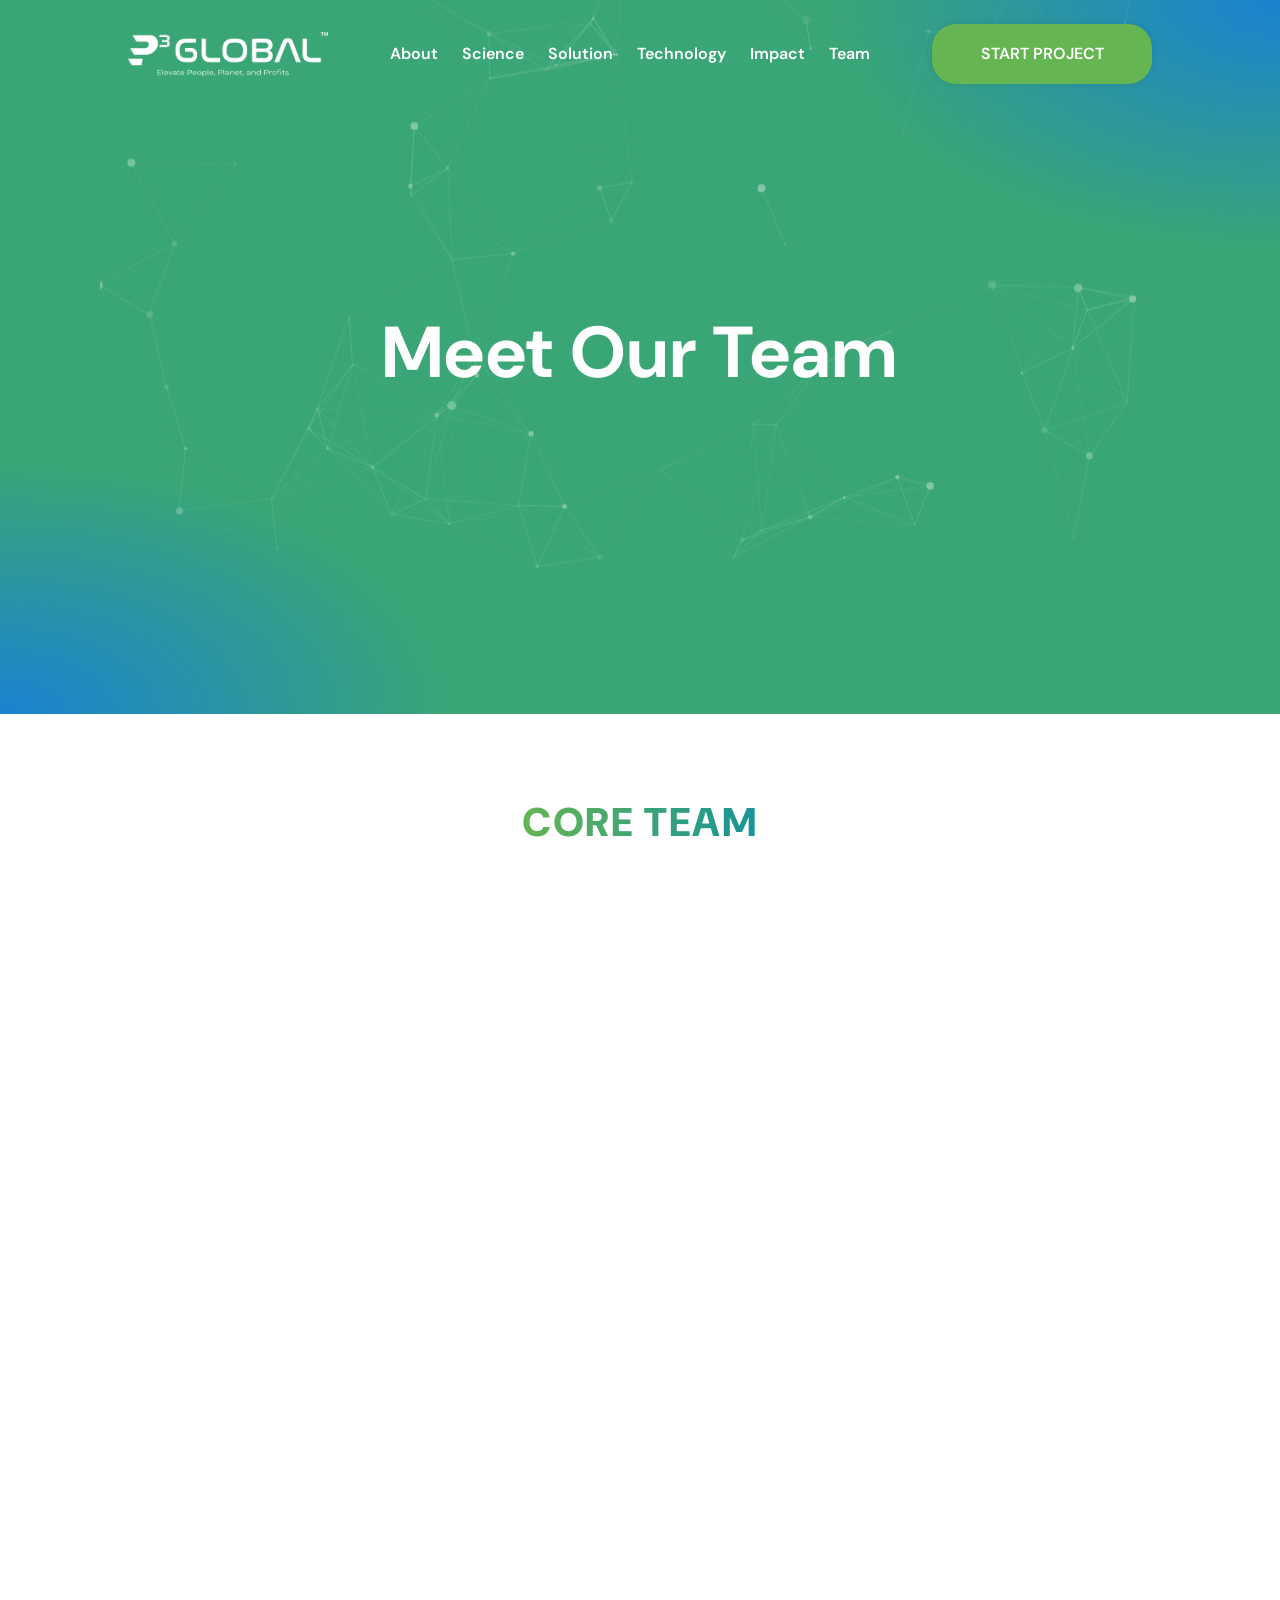
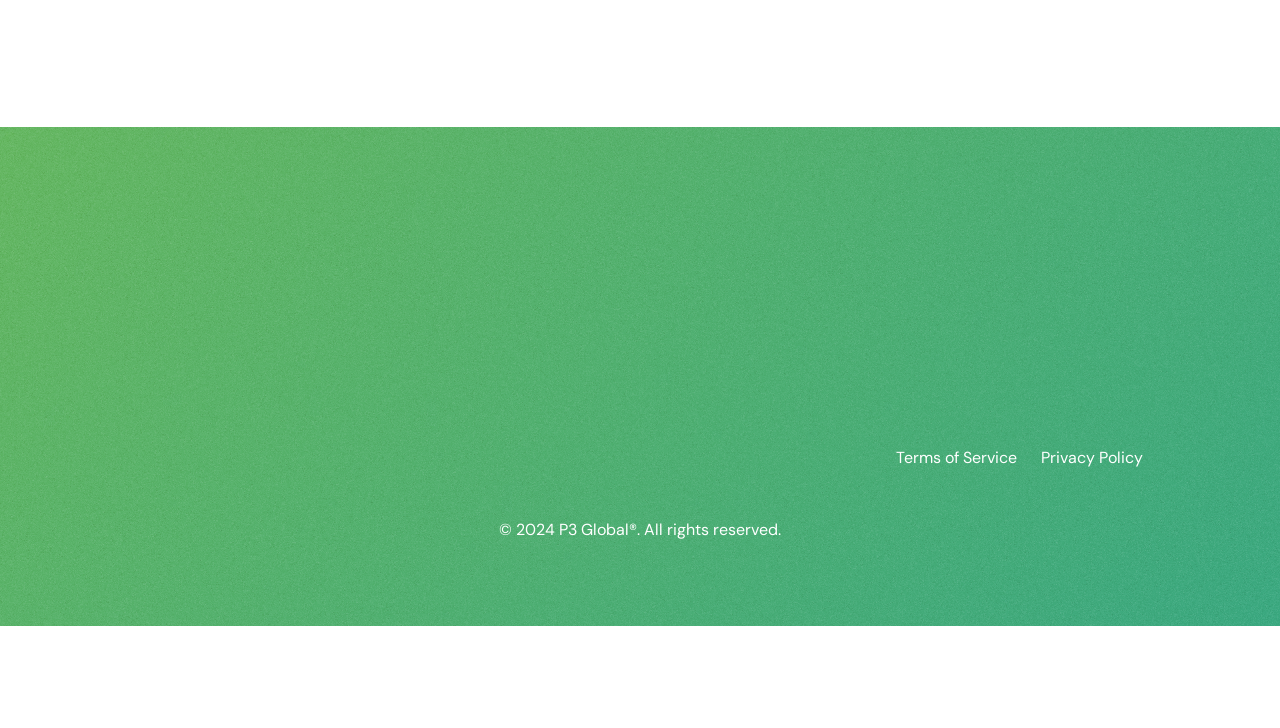
<file: team.html>
<!doctype html>
<html lang="en">

<head>
    <meta charset="utf-8">
    <meta name="viewport" content="width=device-width, initial-scale=1">
    <title>PThree Global</title>

    <link href="css/bootstrap.min.css" rel="stylesheet">

    <link rel="preconnect" href="https://fonts.googleapis.com">
    <link rel="preconnect" href="https://fonts.gstatic.com" crossorigin>
    <link
        href="https://fonts.googleapis.com/css2?family=DM+Sans:ital,opsz,wght@0,9..40,100..1000;1,9..40,100..1000&display=swap"
        rel="stylesheet">
    <link rel="stylesheet" href="css/style.css">
    <link rel="stylesheet" href="css/responsive.css">

</head>

<body>

    <section class="hero-section">

        <!-- HEADER -->

        <header class="position-fixed top-0 w-100 scroll-heaader">
            <div
                class=" d-flex align-items-center justify-content-between navbar navbar-expand-lg container-padding py-4">
                <!-- LOGO -->
                <a href="index.html">
                    <img src="assets/White Logo/P3 Global Slogan.png" alt="logo" class="logo-image">
                </a>

                <!-- TOGGLE BUTTON -->
                <button class="navbar-toggler nav-toggle" data-bs-toggle="collapse"
                    data-bs-target="#navbarSupportedContent" aria-controls="navbarSupportedContent"
                    aria-expanded="false" aria-label="Toggle navigation">
                    <label class="toggler-container">
                        <input type="checkbox">
                        <div class="checkmark-toggler">
                            <span></span>
                            <span></span>
                            <span></span>
                        </div>
                    </label>
                </button>

                <div class="align-items-center flex-fill collapse navbar-collapse menu-elemets"
                    id="navbarSupportedContent">

                    <nav
                        class="d-flex  align-items-center flex-lg-fill justify-content-center header-navlinks mb-3 mb-lg-0">

                        <ul
                            class="d-flex flex-column align-items-center flex-lg-row gap-4 gap-xl-4 gap-xxl-5 gap-lg-3 p-0 m-0">

                            <a href="about.html" class="navigation-link">
                                <li>About</li>
                            </a>


                            <a href="science.html" class="navigation-link">
                                <li>Science</li>
                            </a>

                            <a href="index.html#solutionSection" class="navigation-link">
                                <li>Solution</li>
                            </a>

                            <a href="index.html#technologySection" class="navigation-link">
                                <li>Technology</li>
                            </a>

                            <a href="index.html#impactSection" class="navigation-link">
                                <li>Impact</li>
                            </a>

                            <a href="team.html" class="navigation-link">
                                <li>Team</li>
                            </a>


                        </ul>

                    </nav>


                    <a href="contact.html" class="nav-button" style=" box-shadow: 0px 0px 6px rgba(0, 0, 0, 0.1);">START
                        PROJECT</a>
                </div>


            </div>
        </header>

        <!-- BANNER PORTION -->

        <div
            class="container-padding d-flex flex-column align-items-center gap-4 justify-content-center hero-team-section text-center fs-1 text-white">

            <h2 class=" text-white z-3 team-headline">Meet Our Team</h2>

            <div class="particle-animation">
                <div id="particles-js">
                    <canvas class="particles-js-canvas-el"></canvas>
                </div>
            </div>

        </div>


    </section>




    <section class="container-padding">
        <div class="d-flex justify-content-center mb-lg-5 mb-4">
            <h3 class="section-headline text-center gradient-text hidden_2">CORE TEAM</h3>
        </div>


        <div class="d-flex justify-content-center flex-wrap gap-4 mb-4 mb-lg-5">

            <div class="col-lg-3 col-md-6 col-9 team-card" data-bs-toggle="offcanvas" data-bs-target="#tekhaSeliemContent"
                aria-controls="offcanvasExample">
                <img src="assets/Team Images/photo-tekha-selim.png" alt="team" style="width: 100%;">

                <div class="mt-3 text-center">
                    <h5 class="card-headline">TEKHA SELIM</h5>
                    <p class="card-content">FOUNDER, CEO</p>
                </div>
                <span class="team-card-line"></span>
            </div>


            <!-- TEKHA SELIM DETAILS -->

            <div class="offcanvas offcanvas-end p-4 team-details" data-bs-scroll="true" tabindex="-1"
                id="tekhaSeliemContent" aria-labelledby="offcanvasWithBothOptionsLabel">
                <div class="offcanvas-header">
                    <button type="button" class="btn-close" data-bs-dismiss="offcanvas" aria-label="Close"></button>
                </div>

                <div class="offcanvas-body">

                    <img src="assets/Team Images/photo-tekha-selim.png" alt="team"
                        style="width: 90%; margin-bottom: 24px;">

                    <div class="mt-3">
                        <h5 class="card-headline">TEKHA SELIM</h5>
                        <p class="card-content">FOUNDER, CEO</p>
                    </div>

                    <p class="team-card-content">
                        Tekha is a globally recognized business and inspirational leader and wellness,
                        serving as Executive Vice President and head of in health of the MENA region at Delos and the
                        International WELL,
                        Buliding Institute, the global authority on healthy buildings with projects across 53 billion sq
                        ft in over 132 countries.
                        He founded the Tekha Group, collaborating with global governments and NGOs, such as Michelle
                        Obama's Let's Move campaign and Qaderoon Youth Foundation in Egypt.
                        His expertise spans business development, public speaking, education, and strategic planning,
                        driving healthier communities across the MENA region and globally.
                        He received a bachelor's r's degree in Mass Communication and a Master's Degree in Media
                        Studies.
                        He also played basketball on the Egyption National Team and American college basketball (NCAA)
                    </p>

                    <div class="d-flex gap-3">
                        <a href="#"><img src="assets/Team Images/instagram.png" alt="icon" style="width: 24px;"></a>
                        <a href="#"><img src="assets/Team Images/facebook.png" alt="icon" style="width: 24px;"></a>
                        <a href="#"><img src="assets/Team Images/x.png" alt="icon" style="width: 24px;"></a>
                        <a href="#"><img src="assets/Team Images/linkedin.png" alt="icon" style="width: 24px;"></a>
                    </div>

                </div>
            </div>


            <div class="col-1 d-lg-block d-none"></div>

            <div class="col-lg-3 col-md-6 col-9 team-card" data-bs-toggle="offcanvas" data-bs-target="#drJieZhaoContent"
                aria-controls="offcanvasExample">
                <img src="assets/Team Images/photo-dr.jie-zhao.png" alt="team" style="width: 100%;">

                <div class="my-3 text-center">
                    <h5 class="card-headline">DR. JIE ZHAO</h5>
                    <p class="card-content">CO-FOUNDER, PRESIDENT</p>
                </div>
                <span class="team-card-line"></span>
            </div>

            <!-- DR. JIE ZHAO DETAILS -->

            <div class="offcanvas offcanvas-end p-4 team-details" data-bs-scroll="true" tabindex="-1"
                id="drJieZhaoContent" aria-labelledby="offcanvasWithBothOptionsLabel">
                <div class="offcanvas-header">
                    <button type="button" class="btn-close" data-bs-dismiss="offcanvas" aria-label="Close"></button>
                </div>

                <div class="offcanvas-body">

                    <img src="assets/Team Images/photo-dr.jie-zhao.png" alt="team"
                        style="width: 90%; margin-bottom: 24px;">

                    <div class="mt-3">
                        <h5 class="card-headline">DR. JIE ZHAO</h5>
                        <p class="card-content">CO-FOUNDER, PRESIDENT</p>
                    </div>

                    <p class="team-card-content">
                        Dr. Jie Zhao is a globally recognized expert in healthy, smart, and sustainable buildings. As
                        Head of Delos Labs and Executive Vice President at Delos,
                        he oversaw global research and innovation for health building products and programs. He worked
                        on product innovation at Lutron,
                        a leading smart bu building building comp company y in in the the world. world. With With 15 is
                        years years of of xperience rience in innovation,
                        research and business int the US, China and UAE, Dr. Zhad's expertise spans indoor environmental
                        quality, sensing and controls, machine learning,
                        building information modeling, and hurnan-building interactions. He teaches at the University of
                        Pennsylvania and has been featured in major media
                        outlets such as The Wall Street Journal and Forbes Zhao holds a PhD from Carnegie Mellon
                        University.
                    </p>

                    <div class="d-flex gap-3">
                        <a href="#"><img src="assets/Team Images/instagram.png" alt="icon" style="width: 24px;"></a>
                        <a href="#"><img src="assets/Team Images/facebook.png" alt="icon" style="width: 24px;"></a>
                        <a href="#"><img src="assets/Team Images/x.png" alt="icon" style="width: 24px;"></a>
                        <a href="#"><img src="assets/Team Images/linkedin.png" alt="icon" style="width: 24px;"></a>
                    </div>

                </div>
            </div>



        </div>


        <div class="d-flex justify-content-lg-between justify-content-center gap-3 gap-md-4 gap-lg-5 flex-wrap">

            <div class="col-8 col-md-4 col-lg-2 team-card" data-bs-toggle="offcanvas" data-bs-target="#drSaraAristizabal"
                aria-controls="offcanvasExample">
                <img src="assets/Team Images/DR. SARA ARISTIZABAL.png" alt="team" style="width: 100%;">

                <div class="my-3 text-center">
                    <h5 class="card-headline">DR. SARA ARISTIZABAL</h5>
                    <p class="card-content">HEAD OF THE PRODUCT</p>
                </div>
                <span class="team-card-line"></span>
            </div>

            <!-- DR. SARA ARISTIZABAL -->

            <div class="offcanvas offcanvas-end p-4 team-details" data-bs-scroll="true" tabindex="-1"
                id="drSaraAristizabal" aria-labelledby="offcanvasWithBothOptionsLabel">
                <div class="offcanvas-header">
                    <button type="button" class="btn-close" data-bs-dismiss="offcanvas" aria-label="Close"></button>
                </div>

                <div class="offcanvas-body">

                    <img src="assets/Team Images/DR. SARA ARISTIZABAL.png" alt="team"
                        style="width: 90%; margin-bottom: 24px;">

                    <div class="mt-3">
                        <h5 class="card-headline">DR. SARA ARISTIZABAL</h5>
                        <p class="card-content">HEAD OF THE PRODUCT</p>
                    </div>

                    <p class="team-card-content">
                        Sara is a biometric expert with over 10 years of experience in scientific research and product
                        innovation focused on the
                        interaction between the built environment and human health and behavior. She has worked at Delos
                        and Mayo Clinic and holds a PhD from Mayo Clinic
                    </p>

                    <div class="d-flex gap-3">
                        <a href="#"><img src="assets/Team Images/instagram.png" alt="icon" style="width: 24px;"></a>
                        <a href="#"><img src="assets/Team Images/facebook.png" alt="icon" style="width: 24px;"></a>
                        <a href="#"><img src="assets/Team Images/x.png" alt="icon" style="width: 24px;"></a>
                        <a href="#"><img src="assets/Team Images/linkedin.png" alt="icon" style="width: 24px;"></a>
                    </div>

                </div>
            </div>



            <div class="col-8 col-md-4  col-lg-2 team-card" data-bs-toggle="offcanvas" data-bs-target="#meijieHu"
                aria-controls="offcanvasExample">
                <img src="assets/Team Images/MEIJIE HU.png" alt="team" style="width: 100%;">

                <div class="my-3 text-center">
                    <h5 class="card-headline">MEIJIE HU</h5>
                    <p class="card-content">DESIGN AND INNOVATION</p>
                </div>
                <span class="team-card-line"></span>
            </div>


            <!-- MEIJIE HU CONTENT -->

            <div class="offcanvas offcanvas-end p-4 team-details" data-bs-scroll="true" tabindex="-1" id="meijieHu"
                aria-labelledby="offcanvasWithBothOptionsLabel">
                <div class="offcanvas-header">
                    <button type="button" class="btn-close" data-bs-dismiss="offcanvas" aria-label="Close"></button>
                </div>

                <div class="offcanvas-body">

                    <img src="assets/Team Images/MEIJIE HU.png" alt="team" style="width: 90%; margin-bottom: 24px;">

                    <div class="mt-3">
                        <h5 class="card-headline">MEIJIE HU</h5>
                        <p class="card-content">DESIGN AND INNOVATION</p>
                    </div>

                    <p class="team-card-content">
                        Meijie is an award-winning product designer with extensive experience in 107, Al, and XR
                        products at Meta, TCL and other tech companies and startups.
                        She holds a Bachelor's in Design and Human-Computer interaction from Carnegie Mellon University
                        and a Master's from New York. University
                    </p>

                    <div class="d-flex gap-3">
                        <a href="#"><img src="assets/Team Images/instagram.png" alt="icon" style="width: 24px;"></a>
                        <a href="#"><img src="assets/Team Images/facebook.png" alt="icon" style="width: 24px;"></a>
                        <a href="#"><img src="assets/Team Images/x.png" alt="icon" style="width: 24px;"></a>
                        <a href="#"><img src="assets/Team Images/linkedin.png" alt="icon" style="width: 24px;"></a>
                    </div>

                </div>
            </div>


            <div class="col-8 col-md-4 col-lg-2 team-card" data-bs-toggle="offcanvas" data-bs-target="#osamaMorad"
                aria-controls="offcanvasExample">
                <img src="assets/Team Images/OSAMA MORAD.png" alt="team" style="width: 100%;">

                <div class="my-3 text-center">
                    <h5 class="card-headline">OSAMA MORAD</h5>
                    <p class="card-content">TECHNOLOGY</p>
                </div>
                <span class="team-card-line"></span>
            </div>



            <!-- OSAMA MORAD CONTENT -->

            <div class="offcanvas offcanvas-end p-4 team-details" data-bs-scroll="true" tabindex="-1" id="osamaMorad"
                aria-labelledby="offcanvasWithBothOptionsLabel">
                <div class="offcanvas-header">
                    <button type="button" class="btn-close" data-bs-dismiss="offcanvas" aria-label="Close"></button>
                </div>

                <div class="offcanvas-body">

                    <img src="assets/Team Images/OSAMA MORAD.png" alt="team" style="width: 90%; margin-bottom: 24px;">

                    <div class="mt-3">
                        <h5 class="card-headline">OSAMA MORAD</h5>
                        <p class="card-content">TECHNOLOGY</p>
                    </div>

                    <p class="team-card-content">
                        Osama has 17 years of experience in technology, focusing on data science and machine learning He
                        co-founded an EdTech company Kayfa and worked at Microsoft, Anatara, The First Group. and other
                        technology companies. He holds a Master's degree from and other degrees in Data Science
                    </p>

                    <div class="d-flex gap-3">
                        <a href="#"><img src="assets/Team Images/instagram.png" alt="icon" style="width: 24px;"></a>
                        <a href="#"><img src="assets/Team Images/facebook.png" alt="icon" style="width: 24px;"></a>
                        <a href="#"><img src="assets/Team Images/x.png" alt="icon" style="width: 24px;"></a>
                        <a href="#"><img src="assets/Team Images/linkedin.png" alt="icon" style="width: 24px;"></a>
                    </div>

                </div>
            </div>



            <div class="col-8 col-md-4 col-lg-2 team-card" data-bs-toggle="offcanvas" data-bs-target="#reemMoussa"
                aria-controls="offcanvasExample">
                <img src="assets/Team Images/REEM MOUSSA.png" alt="team" style="width: 100%;">

                <div class="my-3 text-center">
                    <h5 class="card-headline">REEM MOUSSA</h5>
                    <p class="card-content">OPERATION</p>
                </div>
                <span class="team-card-line"></span>
            </div>

            <!-- REEM MOUSSA CONTENT -->

            <div class="offcanvas offcanvas-end p-4 team-details" data-bs-scroll="true" tabindex="-1" id="reemMoussa"
                aria-labelledby="offcanvasWithBothOptionsLabel">
                <div class="offcanvas-header">
                    <button type="button" class="btn-close" data-bs-dismiss="offcanvas" aria-label="Close"></button>
                </div>

                <div class="offcanvas-body">

                    <img src="assets/Team Images/REEM MOUSSA.png" alt="team" style="width: 90%; margin-bottom: 24px;">

                    <div class="mt-3">
                        <h5 class="card-headline">REEM MOUSSA</h5>
                        <p class="card-content">OPERATION</p>
                    </div>

                    <p class="team-card-content">
                        Reem has strong experience in business operations and project management. Az a national-level
                        professional basketball player, she has strong leadership and communication skills. She holds a
                        Bachelor's degree in Electrical and Computer Engineering with a Minor in Business from Rice
                        University.
                    </p>

                    <div class="d-flex gap-3">
                        <a href="#"><img src="assets/Team Images/instagram.png" alt="icon" style="width: 24px;"></a>
                        <a href="#"><img src="assets/Team Images/facebook.png" alt="icon" style="width: 24px;"></a>
                        <a href="#"><img src="assets/Team Images/x.png" alt="icon" style="width: 24px;"></a>
                        <a href="#"><img src="assets/Team Images/linkedin.png" alt="icon" style="width: 24px;"></a>
                    </div>

                </div>
            </div>

        </div>

    </section>




    <section class="container-padding">

        <div class="d-flex justify-content-center mb-lg-5 mb-4">
            <h3 class="section-headline text-center gradient-text hidden_2">GLOBAL ADVISORS</h3>
        </div>


        <div class="container text-center">
            <div class="row justify-content-center row-cols-xl-2 row-cols-1 g-4 g-xl-4 g-xxl-5">

              <div class="col ">
                <div class="p-3 gap-4 d-flex justify-content-start advisors-card">
                    <img src="assets/Team Images/1.png" alt="team-image" class="advisors-image">

                    <div class="text-center text-sm-start">
                        <div class="mb-xxl-3 d-flex align-items-center justify-content-center justify-content-sm-start" style="min-height: 95px;">
                            <img src="assets/Team Images/department of community development.png" alt="image" style="width: 111px;">
                        </div>
                        <h6 class="card-headline global-color2">ALYAA AL MULLA</h6>
                        <p class="team-card-content">ADVISOR TO CHAIRMAN OF UAE DEPARTMENT OF COMMUNITY DEVELOPMENT</p>
                    </div>
                </div>
              </div>


              <div class="col">
                <div class="p-3 gap-4 d-flex justify-content-start advisors-card">
                    <img src="assets/Team Images/2.png" alt="team-image" class="advisors-image">

                    <div class="text-center text-sm-start">
                        <div class="mb-xxl-3  d-flex align-items-center" style="min-height: 95px;">
                            <img src="assets/Team Images/Microsoft.png" alt="image" style="width: 164px;">
                        </div>
                        <h6 class="card-headline global-color2">MIRNA ARIF</h6>
                        <p class="team-card-content">GENERAL MANAGER MICROSOFT EGYPT</p>
                    </div>
                </div>
              </div>


              <div class="col">
                <div class="p-3 gap-4 d-flex justify-content-start advisors-card">
                    <img src="assets/Team Images/3.png" alt="team-image" class="advisors-image">

                    <div class="text-center text-sm-start">
                        <div class="mb-xxl-3 d-flex align-items-center justify-content-center justify-content-sm-start" style="min-height: 95px;">
                            <img src="assets/Team Images/mayo clinic.png" alt="image" style="width: 107px;">
                        </div>
                        <h6 class="card-headline global-color2">ALYAA AL MULLA</h6>
                        <p class="team-card-content transform-scale" >MAYO CLINIC CARDIOLOGIST & FORMER DIRECTOR OF THE MAYO CLINIC CENTER FOR INNOVATION FORMER CEO OF MAYO CLINIC MANKATO</p>
                    </div>
                </div>
              </div>

              
              <div class="col">
                <div class="p-3 gap-4 d-flex justify-content-start advisors-card">
                    <img src="assets/Team Images/4.png" alt="team-image" class="advisors-image">

                    <div class="text-center text-sm-start">
                        <div class="mb-xxl-3 d-flex align-items-center justify-content-center justify-content-sm-start" style="min-height: 95px;">
                            <img src="assets/Team Images/inhovate.png" alt="image" style="width: 107px;">
                        </div>
                        <h6 class="card-headline global-color2">JALIL MEKOUAR</h6>
                        <p class="team-card-content">FOUNDER & CEO INHOVATE SOLUTIONS</p>
                    </div>
                </div>
              </div>


              <div class="col">
                <div class="p-3 gap-4 d-flex justify-content-start advisors-card">
                    <img src="assets/Team Images/5.png" alt="team-image" class="advisors-image">

                    <div class="text-center text-sm-start">
                        <div class="mb-xxl-3 d-flex align-items-center justify-content-center justify-content-sm-start" style="min-height: 95px;">
                            <img src="assets/Team Images/dubai police.png" alt="image" style="width:69px;">
                        </div>
                        <h6 class="card-headline global-color2">AWATIF AL SUWAIDI</h6>
                        <p class="team-card-content">CEO OF HAPPINESS & POSITIVITY COUNCIL DIRETOR OF QUALITY OF LIFE CENTER</p>
                    </div>
                </div>
              </div>


              <div class="col">
                <div class="p-3 gap-4 d-flex justify-content-start advisors-card">
                    <img src="assets/Team Images/6.png" alt="team-image" class="advisors-image">

                    <div class="text-center text-sm-start">
                        <div class="mb-xxl-3 d-flex align-items-center justify-content-center justify-content-sm-start" style="min-height: 95px;">
                            <img src="assets/Team Images/the healty home.png" alt="image" style="width:134px;">
                        </div>
                        <h6 class="card-headline global-color2">HISHAM JABER</h6>
                        <p class="team-card-content">FOUNDER & HEAD OF STRATEGY &BUSINESS TRANSFORMATION</p>
                    </div>
                </div>
              </div>


              <div class="col">
                <div class="p-3 gap-4 d-flex justify-content-start advisors-card">
                    <img src="assets/Team Images/7.png" alt="team-image" class="advisors-image">

                    <div class="text-center text-sm-start">
                        <div class="mb-xxl-3 d-flex align-items-center justify-content-center justify-content-sm-start" style="min-height: 95px;">
                            <img src="assets/Team Images/brookfield.png" alt="image" style="width:170px;">
                        </div>
                        <h6 class="card-headline global-color2">HAITHEM IBRAHEEM</h6>
                        <p class="team-card-content">VICE PRESIDENT, OPERATIONS</p>
                    </div>
                </div>
              </div>

              
            </div>

          </div>

    </section>



    <!-- FOOTER  -->


    <footer class="container-padding">

        <div class="d-flex flex-column flex-lg-row">

            <div class="d-flex flex-column flex-md-row justify-content-between col-12 col-lg-9 ">

                <div class="col-12 col-sm-4 col-md-3 mb-5 hidden_2">
                    <!-- LOGO -->
                    <a href="index.html" class="d-flex justify-content-center justify-content-sm-start">
                        <img src="assets/White Logo/P3 Global Slogan.png" alt="logo" class="logo-image">
                    </a>
                </div>

                <div
                    class="col-12 col-md-8 col-12 col-lg-6 col-xl-8 d-flex gap-4 gap-sm-0 flex-column flex-sm-row text-center text-sm-start justify-content-between">

                    <div class="col-12 col-sm-5 hidden_2">
                        <h5 class="card-headline mb-4 mb-md-5 text-white">Contact</h5>

                        <div class="navigation-link  d-flex flex-column gap-3">

                            <a href="https://g.co/kgs/bzzRjpq" target="_blank" class="d-flex gap-2 align-items-start text-white">
                                <img src="assets/loaction.svg" alt="icon">
                                <span>Burj Al Salam Tower, Sheik Zayed Road, Dubai, United Arab Emirates</span>
                            </a>

                            <a href="tel:+97143365082" target="_blank" class="d-flex gap-2 align-items-start text-white">
                                <img src="assets/phone.svg" alt="icon">
                                <span>+971 4 336 5082</span>
                            </a>

                            <a href="mailto:info@pthreeglobal.com" target="_blank" class="d-flex gap-2 align-items-start text-white">
                                <img src="assets/mail.svg" alt="icon">
                                <span>info@pthreeglobal.com</span>
                            </a>

                        </div>
                    </div>

                    <div class="col-12 col-sm-5 hidden_2">
                        <h5 class="card-headline mb-4 mb-md-5 text-white">About Us</h5>

                        <div class="d-flex flex-column gap-2">
                            <a href="about.html" class="navigation-link fit-width">P3Global</a>
                            <a href="science.html" class="navigation-link fit-width">Science</a>
                            <a href="#solutionSection" class="navigation-link fit-width">Solutions</a>
                            <a href="#technologySection" class="navigation-link fit-width">Technology</a>
                            <a href="#impactSection" class="navigation-link fit-width">Impact</a>
                            <a href="team.html" class="navigation-link fit-width">Team</a>
                        </div>


                    </div>

                </div>

            </div>

            <div
                class="col-lg-3 col-12 d-flex flex-sm-row flex-column justify-content-center justify-content-sm-between flex-lg-column mt-5 mt-lg-0">
                <div class="d-flex gap-3 mt-auto justify-content-center justify-content-sm-start hidden_2">

                    <a href="#facebook" target="_blank">
                        <span class="social-icon">
                            <img src="assets/facebook.svg" alt="facebook" class="social-icon-box">
                        </span>
                    </a>

                    <a href="#twitter" target="_blank">
                        <span class="social-icon">
                            <img src="assets/twitter.svg" alt="twitter" class="social-icon-box">
                        </span>
                    </a>

                    <a href="#instagram" target="_blank">
                        <span class="social-icon">
                            <img src="assets/instagram.svg" alt="instagram" class="social-icon-box">
                        </span>
                    </a>

                    <a href="#linkedin" target="_blank">
                        <span class="social-icon">
                            <img src="assets/linkedin.svg" alt="linkedin" class="social-icon-box">
                        </span>
                    </a>

                </div>

                <div class="mt-3">
                    <div class="d-flex gap-4 flex-wrap justify-content-center justify-content-sm-start">
                        <a href="#service" target="_blank" class="navigation-link fw-normal">Terms of Service</a>

                        <a href="#privacy" target="_blank" class="navigation-link fw-normal">Privacy Policy</a>
                    </div>
                </div>

            </div>
        </div>

        <span class="text-center navigation-link fw-normal d-block text-white mt-3 mt-md-4 mt-lg-5">© 2024 P3 Global®.
            All rights reserved.</span>

    </footer>


    <script src="js/bootstrap.min.js"></script>

    <script src="js/particlesOnly.min.js"></script>

    <script src="js/particlesAnimation.js"></script>

    <script defer src="js/script.js"></script>
</body>

</html>
</file>
<file: css/style.css>
html {
  scroll-behavior: smooth;
}


body {
  box-sizing: border-box;
  font-family: "DM Sans", serif;
  scroll-behavior: smooth;
  overflow-x: hidden;
  max-width: 100vw;
}

/* CONSTENTS */

.global-color {
  color: #179498 !important;
}

.global-bg {
  background-color: #179498;
}

.accent-color {
  color: #65b553 !important;
}

.accent-bg {
  background-color: #65b553;
}

.global-color2 {
  color: #3AA675;
}

.gap-padding {
  padding-top: 64px;
}


.fit-width {
  width: fit-content;
}

.navigation-link {
  color: white;
  font-size: 16px;
  text-decoration: none;
  font-weight: 600;
  transition: ease .5s;
}

.navigation-link:hover {
  color: black;
}


.nav-button {
  font-size: 16px;
  font-weight: 600;
  padding: 12px 22px;
  color: white;
  display: flex;
  align-items: center;
  justify-content: center;
  background-color: #65b553;
  border-radius: 24px;
  text-align: center;
  width: 220px;
  height: 60px;
  transition: ease .3s;
}

.nav-button:hover {
  background-color: #78c467;
}

.hero-content-section .nav-button {
  width: 300px;
}

.scroll-header {
  transition: 1s ease;
}


.header-scrolled {
  background: linear-gradient(to right, #65b553b2, #179498b0);
  backdrop-filter: blur(20px);
  transition: 0.8s ease;
}

.header-hidden {
  transform: translateY(-100%);
  transition: 0.8s ease;
}

.banner-headline {
  font-size: 52px;
  font-weight: bold;
  letter-spacing: 0.1rem;
}

.section-headline {
  font-size: 40px;
  font-weight: 900;
}

.paragraph-size {
  font-size: 20px;
  font-weight: 300;
}

.gradient-text {
  background-image: linear-gradient(to right, #65B553, #179498);
  -webkit-text-fill-color: transparent;
  background-clip: text;
  letter-spacing: 0.1rem;
}

.learn-more-btn {
  color: black;
  background-color: white;
  font-size: 16px;
  font-weight: 600;
  padding: 12px 22px;
  display: flex;
  align-items: center;
  justify-content: center;
  border-radius: 24px;
  text-align: center;
  width: 220px;
  height: 60px;
  transition: ease .3s;
}


.learn-more-btn:hover {
  background-color: #65B553;
  color: white;
}

/* SCROLL ELEMENTS */

.hidden {
  opacity: 0;
  transition: ease 1s;
  filter: blur(5px);
  transform: translateY(-100%);
}

.show-scroll {
  opacity: 1;
  filter: blur(0px);
  transform: translateY(0);
}



.hidden_1 {
  opacity: 0;
  transition: ease 1s;
  filter: blur(5px);
  transform: translateX(-100%);
}

.show-scroll_1 {
  opacity: 1;
  filter: blur(0px);
  transform: translateX(0);
}


.hidden_2 {
  opacity: 0;
  transition: ease 1s;
  filter: blur(6px);
  transform: translateY(100%);
}

.show-scroll_2 {
  opacity: 1;
  filter: blur(0px);
  transform: translateY(0);
}

.team-card {
  transition: 1s all;
  opacity: 0;
  filter: blur(10px);
}

.advisors-card {
  transition: 1s all;
  opacity: 0;
  filter: blur(10px);
}

.team-animation {
  opacity: 1;
  filter: blur(0px);
}


/* BANNER ANIMATION */


#particles-js {
  position: absolute;
  width: 100%;
  height: 100%;
  z-index: 0;
}

#words-container {
  position: absolute;
  top: 0;
  left: 0;
  width: 100%;
  height: 100%;
  pointer-events: none;
  /* Ensure words don't interfere with particle interactions */
}

.word {
  position: absolute;
  color: white;
  font-size: 20px;
  transition: all .3s ease;
  user-select: none;
}


/* TOGGLER NAVBAR */

.navbar-toggler {
  border: none !important;
  padding: 0 !important;
}

.toggler-container input {
  position: absolute;
  opacity: 0;
  cursor: pointer;
  height: 0;
  width: 0;
}

.toggler-container {
  display: block;
  position: relative;
  cursor: pointer;
  user-select: none;
}

.checkmark-toggler {
  position: relative;
  top: 0;
  left: 0;
  height: 1.3em;
  width: 40px;
}

.checkmark-toggler span {
  height: 2px;
  background-color: #ffffff;
  position: absolute;
  transition: all 0.3s ease-in-out;
  -webkit-transition: all 0.3s ease-in-out;
  -moz-transition: all 0.3s ease-in-out;
  -ms-transition: all 0.3s ease-in-out;
  -o-transition: all 0.3s ease-in-out;
}


.checkmark-toggler span:nth-child(1) {
  top: 10%;
  right: 2.5px;
  left: 2.5px;
}

.checkmark-toggler span:nth-child(2) {
  top: 50%;
  right: 2.5px;
  left: 2.5px;
}

.checkmark-toggler span:nth-child(3) {
  top: 90%;
  right: 2.5px;
  left: 2.5px;
}

.toggler-container input:checked+.checkmark-toggler span:nth-child(1) {
  top: 50%;
  transform: translateY(-50%) rotate(45deg);
  -webkit-transform: translateY(-50%) rotate(45deg);
  -moz-transform: translateY(-50%) rotate(45deg);
  -ms-transform: translateY(-50%) rotate(45deg);
  -o-transform: translateY(-50%) rotate(45deg);
}

.toggler-container input:checked+.checkmark-toggler span:nth-child(2) {
  top: 50%;
  transform: translateY(-50%) rotate(-45deg);
  -webkit-transform: translateY(-50%) rotate(-45deg);
  -moz-transform: translateY(-50%) rotate(-45deg);
  -ms-transform: translateY(-50%) rotate(-45deg);
  -o-transform: translateY(-50%) rotate(-45deg);
}

.toggler-container input:checked+.checkmark-toggler span:nth-child(3) {
  transform: translateX(-50px);
  -webkit-transform: translateX(-50px);
  -moz-transform: translateX(-50px);
  -ms-transform: translateX(-50px);
  -o-transform: translateX(-50px);
  opacity: 0;
}



a {
  text-decoration: none;
  color: black;
}

ul,
li {
  list-style: none;
}



.logo-image {
  width: 200px;
}

.container-padding {
  padding: 96px 184px;
}

.scroll-margin {
  scroll-margin-top: 96px;
}


header {
  z-index: 10;
}

.hero-section {
  background:
    radial-gradient(ellipse at top right, #364DE4, transparent 25%),
    radial-gradient(ellipse at bottom left, #364DE4, transparent 25%);
  background-color: #3AA675;
  background-blend-mode: overlay;
  background-size: cover;
  position: relative;
  overflow-x: hidden;
  overflow-y: hidden;
}

.hero-animation {
  margin: 0;
  min-height:70vh;
  padding: 0;
  box-sizing: border-box;
}

.product-gradient {
  background: linear-gradient(to right, #3AA675 95%, #3AA675);
}

.unified-gradient {
  background: linear-gradient(to right, #179498, #3AA675 40%);
}

.gradient-background {
  background: linear-gradient(90deg, #65b553, #179498);
  background-blend-mode: overlay;
  background-size: cover;
}


footer {
  background: linear-gradient(135deg, #65B553, #3AA675), url("../assets/grains-1.webp");
  background-blend-mode: overlay;
  background-size: cover;
}

.hero-content-section {
  min-height: calc(100vh);
}

.hero-content-section>div:first-child {
  margin-top: 96px;
}

.hero-content-section>div:last-child {
  margin-top: 96px;
}

.diagram-container {
  width: 70%;
}


.diagram-text {
  font-size: 16px;
}


.diagram-circle {
  position: absolute;
  background-color: #179498;
  color: white;
  display: flex;
  align-items: center;
  justify-content: center;
  text-align: center;
  width: 28%;
  height: 28%;
  padding: 20px;
  border-radius: 200px;
  cursor: pointer;
  transition: ease 0.3s;
}

.diagram-circle:hover {
  background-color: #65B553;
  transform: scale(1.02);
}


.diagram-circle.highlight {
  opacity: 1;
  background-color: #65B553;
  font-weight: 500;
  transform: scale(1.05);
}

.cognitive-health {
  top: -12%;
  left: 16%;
}

.mental-health {
  top: -12%;
  right: 16%;
}

.musculoskeletal-health {
  top: 18%;
  left: -12%;
}

.cardiovascular-health {
  top: 18%;
  right: -12%;
}

.respiratory-health {
  bottom: 18%;
  left: -12%;
}

.immune-health {
  bottom: 18%;
  right: -12%;
}

.reproductive-health {
  bottom: -12%;
  left: 16%;
}

.digestive-health {
  bottom: -12%;
  right: 16%;
}


.diagram-btn {
  padding: 10px;
  text-align: center;
  border-radius: 10px;
  cursor: pointer;
  transition: all 0.5s ease;
  width: 100%;
  height: 125px;
  display: flex;
  flex-direction: column;
  justify-content: center;
  align-items: center;
  gap: 10px;
  position: relative;
  z-index: 1;
  border: #179498 solid 1px;
}



.diagram-btn>span {
  background: linear-gradient(to right, #179498, #65B553);
  color: transparent;
  background-clip: text;
}

.icon-container {
  position: relative;
  width: 36px;
  height: 36px;
  display: flex;
  align-items: center;
  justify-content: center;
}

.icon-container img {
  position: absolute;
  width: 100%;
  height: 100%;
}

.health-icons {
  z-index: 1;
  transition: all 0.5s ease-out;
}

.health-icons-solid {
  transform: rotateY(-180deg);
  transition: 0.3s ease;
}

.diagram-btn:hover .health-icons-solid {
  z-index: 2;
  transform: rotateY(0deg);
}

.rotate-0 {
  transform: rotateY(0deg);
}


.diagram-btn:hover.diagram-btn span {
  color: white;
}

.diagram-btn:hover {
  background: linear-gradient(to right, #179498, #65B553);
  transform: translateY(-10px) scale(1.03);
  transition: 0.3s ease;
}

.btn-highlight {
  font-weight: 500;
  color: white !important;
  background-color: transparent;
}


.diagram-btn.gradient-bg {
  background: linear-gradient(to right, #179498, #65B553);
  transform: translateY(-5px) scale(1.03);
  transition: ease 0.3s;
}

.health-box {
  display: flex;
  flex-direction: column;
  align-items: center;
  justify-content: center;
  gap: 2px;
}

.under-line {
  display: block;
  width: 0;
  height: 1.5px;
  border-radius: 50px;
  background-color: #ffffff !important;
  transition: ease .3s;
}

.w-70 {
  width: 70px;
}

.diagram-btn:hover .under-line {
  width: 70px !important;
  height: 1.5px;
}


.sub-headline {
  font-size: 32px;
  font-weight: 600;
  letter-spacing: 0.1rem;
}

.globe-circle {
  width: 180px;
  height: 180px;
}

.planet-box {
  background-color: rgb(255, 255, 255);
  width: 100%;
  height: 100%;
  text-align: center;

}

.largest-planet {
  position: absolute;
  text-align: center;
  font-weight: 600;
  color: #179498;
  padding: 10px;
  /* text-shadow: 0px 2px 2px #00000059; */
}


.profits-icon-box {
  width: 40%;
  justify-content: center;
  line-height: 24px;
}


.tech-video {
  width: 100%;
  object-fit: cover;
  transform: scale(0.98) translateY(1.5%);
}

.tablet-frame {
  position: absolute;
  z-index: 1;
  top: 0;
  width: 100%;
  height: 100%;
}

.approach-icon {
  width: 66px;
  height: 66px;
  transition: ease 0.3s;
  cursor: pointer;
}

.approach-icon:hover {
  transform: scale(1.1);
  opacity: 1;
}

.card-headline {
  font-size: 22px;
  font-weight: 900;
}

.card-content {
  font-size: 16px;
  line-height: 16px;
}

.approach-image {
  width: 600px;
}


.approach-number {
  position: absolute;
  cursor: pointer;
  transition: ease 0.3s;
  z-index: -1;
  opacity: 0;
}



.approach-data-number {
  position: absolute;
  color: white;
  z-index: 1;
  font-size: 36px;
  font-weight: 900;
  pointer-events: none;
}

.approach-data-number-1 {
  top: 15%;
  right: 15%;
}

.approach-data-number-2 {
  bottom: 15%;
  right: 14%;
}

.approach-data-number-3 {
  bottom: 13%;
  left: 15%;
}

.approach-data-number-4 {
  bottom: 18%;
  left: 19%;
}

.approach-data-number-5 {
  bottom: 24%;
  left: 24%;
}

.approach-data-number-6 {
  top: 15%;
  left: 13%;
}

.approach-card {
  opacity: 0.5;
  cursor: pointer;
}

.approach-card:hover {
  opacity: 1;
  transform: scale(1.05);
}

.approach-number span:hover {
  transform: scale(1.05);
}

.data-image {
  width: 100%;
  z-index: -1;
  transition: ease 0.5s;
}

.opacity-03 {
  opacity: 0.2;
}

.approach-number-1 {
  top: 0%;
  right: 0.5%;
  width: 51%;
  height: 20%;
}

.approach-number-2 {
  width: 52%;
  bottom: 1%;
  right: 1%;
  height: 50%;
}

.approach-number-3 {
  bottom: 0%;
  left: 0%;
  width: 52%;
}

.approach-number-4 {
  bottom: 7%;
  left: 7%;
  width: 45%;
}

.approach-number-5 {
  bottom: 14%;
  left: 13%;
  width: 40%;

}

.approach-number-6 {
  top: .5%;
  left: 1%;
  width: 53%;
}

.data-image-highlight {
  opacity: 1;
  transform: scale(1.05);
}

.card-highlight {
  transform: scale(1.05);
  transition: all 0.3s ease-in-out;
  opacity: 1;
}




.py-4-5 {
  padding: 10px 0px;
}


.framework-icon {
  width: 40%;
}

.min-h-85 {
  min-height: 85px;
  margin-top: 16px;
}

.framework-icon-top {
  width: 50px;
}

.framework-icon-box {
  display: flex;
  flex-direction: column;
  align-items: center;
  justify-content: start;
  text-align: center;
  font-size: 12px;
  line-height: 14px;
  gap: 12px;
  color: white;
  /* width: min-content; */
  cursor: pointer;
  transition: ease 0.3s;
}

.framework-icon-bottom {
  width: 25%;

}

.left-bottom-frame-work-icon {
  width: 25%;
}



.right-bottom-frame-work-icons {
  width: 70%;
  border: 1px white dashed;
  border-radius: 10px;
}

.framework-icon-bottom-left {
  width: 45px;
}

.framework-icon-box:hover {
  filter: brightness(0);
}

.framework-text {
  font-size: 12px;
  text-align: center;
  color: white;
  display: flex;
  align-items: center;
  justify-content: center;
  cursor: pointer;
  transition: ease 0.3s;
}

.framework-text:hover {
  color: black;
}


.locked {
  position: absolute;
  top: 50%;
  transform: translateY(-50%);
  left: -24px;
  z-index: 1;
  width: fit-content;
}

.integration-data-table {
  background-color: #ffffff29;
  padding: 44px 16px;
  border-radius: 10px;
  backdrop-filter: blur(10px);
  box-shadow: 2px 2px 10px rgba(0, 0, 0, 0.1);
}

.integration-data-text {
  display: block;
  font-size: 18px;
  font-weight: 900;
  color: white;
}

.integration-arrow {
  width: 50px;
  height: 55px;
}

.align-center {
  display: flex;
  align-items: center;
  justify-content: center;
}


.client-box {
  width: 13%;
  padding: 8px;
  border: 1px solid rgba(0, 0, 0, 0.1);
  border-radius: 16px;
}

.client-box img {
  width: 100%;
  height: 60px;
  object-fit: contain;
}

.un-logos {
  width: 100px;
  height: 100px;
}

.horizontal-line {
  height: 2px;
  width: 100%;
  background-color: white;
}

.arrow-left {
  position: absolute;
  left: -8px;
}

.arrow-right {
  position: absolute;
  right: -8px;
}

.certification-box img {
  width: 100%;
}



.social-icon {
  display: flex;
  justify-content: center;
  align-items: center;
  width: 28px;
  height: 28px;
  background-color: rgba(0, 0, 0, 0.05);
}

.social-icon-box {
  filter: brightness(1);
  transition: filter 0.3s ease;
}

.social-icon:hover {
  background-color: rgba(255, 255, 255, 0.281);
}

.social-icon:hover .social-icon-box {
  filter: brightness(0);
}


.logos-icon {
  height: 40px;
}


.logo-list {
  height: 30px;
}


/* People diagram */


.people-diagram {
  position: relative;
}

.full-people-diagram {
  position: relative;
  width: 100%;
  opacity: 0;
}

.people-diagram-container {
  position: absolute;
  top: 0;
  bottom: 0;
  left: 0;
  right: 0;
  /* background-color: #17949823; */
  opacity: 1;
}

.shape-animation {
  position: absolute;
  animation-duration: 2s;
  transition: cubic-bezier(0.075, 0.82, 0.165, 1);
}

.air-quality-shape {
  transform: translateY(-100%);
  top: 2.75%;
  right: 40.5%;
  width: 14%;
}


.Water-quality-shape {
  transform: translate(80%, -73%) rotate(18deg);
  top: 0;
  right: 17.9%;
  width: 23%;
}

.light-quality-shape {
  transform: translate(82%, -73%) rotate(14deg);
  top: 11.8%;
  right: 7.5%;
  width: 30%;
}


.temperature-shape {
  transform: translate(80%, -38%) rotate(3deg);
  top: 25.8%;
  right: 0%;
  width: 50%;
}

.humidity-shape {
  transform: translate(74%, 20%) rotate(1deg);
  top: 48.75%;
  right: 2.8%;
  width: 42%;
}

.sound-shape {
  transform: translate(82%, 72%) rotate(1deg);
  bottom: 11.1%;
  right: 9.8%;
  width: 39.8%;
}

.material-shape {
  transform: translate(40%, 72%) rotate(1deg);
  bottom: 0%;
  right: 21.93%;
  width: 22.8%;
}

.ergonomics-shape {
  transform: translate(-28%, 77%) rotate(-6deg);
  bottom: 2.5%;
  right: 44.6%;
  width: 21.8%;
}

.biophilia-shape {
  transform: translate(-45%, 77%) rotate(-6deg);
  bottom: 10.5%;
  left: 19.5%;
  width: 32.99%;
}

.sleep-quality-shape {
  transform: translate(-60%, 56%) rotate(2deg);
  bottom: 10.9%;
  left: 0%;
  width: 40.9%;
}

.physical-activity-shape {
  transform: translate(-91%, 46%) rotate(0deg);
  bottom: 32.9%;
  left: 1.1%;
  width: 40.9%;
}

.nourishment-shape {
  transform: translate(-91%, -35%) rotate(6deg);
  top: 26.25%;
  left: 3.1%;
  width: 41.5%;
}

.mindful-practice-shape {
  transform: translate(-75%, -62%) rotate(-2deg);
  top: 5.82%;
  left: 5.7%;
  width: 41.5%;
}

.health-literacy-shape {
  transform: translate(-74%, -95%) rotate(-10deg);
  top: 7.3%;
  left: 26.2%;
  width: 19.5%;
}

.center-human-image {
  position: absolute;
  z-index: 20;
  width: 45%;
  top: 50%;
  left: 50%;
  transform: translate(-50%, -50%);
  opacity: 0;
  /* Initially hidden */
  animation: fadeIn 1s forwards;
}


.shape-icon {
  width: 32px;
  height: 32px;
  position: absolute;
  transform: scale(1.3);
}



.shape-content {
  position: absolute;
  color: white;
  font-size: 15px;
  line-height: 18px;
}

.shape-content ul li:first-child {
  font-weight: 900;
  list-style: none;
}

.shape-content ul li {
  list-style: disc;
}


/* AIR QUALITY */

.air-quality-icon {
  left: 35%;
  bottom: 37%;
}

.air-quality-content {
  top: 15%;
  left: -5%;
}

/* WATER QUALITY */

.water-quality-icon {
  left: 11%;
  bottom: 33%;
}

.water-quality-content {
  top: 15%;
  left: 5%;
}

/* LIGHT QUALITY */

.light-quality-icon {
  left: 20%;
  bottom: 20%;
}

.light-quality-content {
  top: 15%;
  left: 20%;
  text-align: right;
  direction: rtl;
}


/* TEMPERATURE */


.temperature-icon {
  left: 45%;
  bottom: 23%;
}

.temperature-content {
  top: 30%;
  left: 55%;
  text-align: right;
  direction: rtl;
}

/* HUMIDITY */

.humidity-icon {
  left: 43%;
  bottom: 65%;

}

.humidity-content {
  top: 16%;
  left: 50%;
  text-align: right;
  direction: rtl;
}

/* SOUND */

.sound-icon {
  left: 42%;
  bottom: 51%;
}

.sound-content {
  top: 50%;
  left: 42%;
  text-align: right;
  direction: rtl;
}

/* MATERIAL */

.material-icon {
  left: 12%;
  top: 28%;
}

.material-content {
  top: 54%;
  left: -8%;
  text-align: right;
  direction: rtl;
}

/* ERGONOMIC */

.ergonomic-icon {
  left: 64%;
  top: 43%;
}

.ergonomic-content {
  top: 58%;
  left: 22%;
  text-align: right;
  direction: rtl;
}


/* BIOPHILIA */

.biophilia-icon {
  left: 48%;
  top: 50%;
}

.biophilia-content {
  bottom: 10%;
  left: 10%;
  text-align: right;
  direction: rtl;
}


/* SLEEP QUALITY */

.sleep-quality-icon {
  left: 64%;
  top: 28%;
}

.sleep-quality-content {
  bottom: 15%;
  left: 17%;
}


/* PHYSICAL ACTIVITY */

.physical-activity-icon {
  left: 53%;
  top: 15%;
}

.physical-activity-content {
  bottom: 10%;
  left: 5%;
}


/* NOURISHMENT */

.nourishment-icon {
  left: 50%;
  top: 65%;
}

.nourishment-content {
  bottom: 0%;
  left: 5%;
}

/* MINDFUL PRACTICE */

.mindful-practice-icon {
  left: 57%;
  top: 60%;
}

.mindful-practice-content {
  top: 20%;
  left: 10%;
}


/* HEALTH LITERACY */

.health-literacy-icon {
  left: 68%;
  top: 51%;

}

.health-literacy-content {
  top: 16%;
  left: 18%;
}


/* SHAPE ANIMATION */

.shape-animation {
  position: absolute;
  opacity: 0;
  transition: opacity 1s ease, transform 0.6s cubic-bezier(0.075, 0.82, 0.165, 1);
}

.in-view .center-human-image {
  opacity: 1;
}

.in-view .shape-animation {
  opacity: 1;
  transform: translate(0);
}

.air-quality-shape {
  transition-delay: 0.2s;
}

.Water-quality-shape {
  transition-delay: 0.4s;
}

.light-quality-shape {
  transition-delay: 0.6s;
}

.temperature-shape {
  transition-delay: 0.8s;
}

.humidity-shape {
  transition-delay: 1s;
}

.sound-shape {
  transition-delay: 1.2s;
}

.material-shape {
  transition-delay: 1.4s;
}

.ergonomics-shape {
  transition-delay: 1.6s;
}

.biophilia-shape {
  transition-delay: 1.8s;
}

.sleep-quality-shape {
  transition-delay: 2s;
}

.physical-activity-shape {
  transition-delay: 2.2s;
}

.nourishment-shape {
  transition-delay: 2.4s;
}

.mindful-practice-shape {
  transition-delay: 2.6s;
}

.health-literacy-shape {
  transition-delay: 2.8s;
}




/* TEAM PAGE STYLES */

.hero-team-section {
  min-height: calc(90vh - 96px);
  position: relative;
}




.particle-animation {
  position: absolute;
  right: 100px;
  left: 100px;
  height: 100%;
  z-index: 0;
  object-fit: cover;
  /* border-radius: 100%; */
  overflow: hidden;
  opacity: 0.4;
  transform: translateY(-20%);
}

.team-headline {
  font-size: 72px;
  font-weight: bold;
  letter-spacing: 0.1rem;
}

.team-card {
  cursor: pointer;
  display: flex;
  flex-direction: column;
  align-items: center;
}

.team-card:hover {
  transform: translateY(-15px);
}

.team-card-line {
  display: block;
  width: 0%;
  background-color: #3AA675;
  height: 3px;
  transition: ease 0.5s;
}

.team-card:hover .team-card-line {
  width: 100%;
}

.team-card-content {
  font-size: 16px;
  line-height: 20px;
}

.team-details {
  width: 25% !important;
}

.team-details .offcanvas-body::-webkit-scrollbar {
  display: none !important;
}

.advisors-card {
  border-radius: 10px;
  box-shadow: 0 4px 1px #80CC28;
}

.advisors-image {
  width: 100%;
  object-fit: cover;
}



/* CONTACT PAGE */


.contact-section {
  height: 500px;
}

.contact-container {
  background-color: white;
  transform: translateY(-25%);
  border-radius: 10px;
  padding: 46px;
  box-shadow: 0 0 4px #00000025;
}

.contact-icon {
  width: 24px;
}

.contact-form label {
  color: #80CC28;
}

.contact-card {
  background-image: linear-gradient(to right, #65B553, #3AA675);
  border-radius: 10px;
  padding: 96px 46px;
  color: white;
  flex: 0 0 auto;
  width: 33.33333333%;
}

.contact-input {
  width: 100%;
  height: 55px;
  padding: 0px 16px;
  outline: none;
  border: none;
  border-bottom: 1px solid #000000;
}

.contact-form-container {
  flex: 0 0 auto;
  width: 58.33333333%;
}


/* ABOUT BANNER */

.about-banner-image {
  position: relative;
  overflow: hidden;
}

.about-banner-image::before {
  content: '';
  top: 0;
  bottom: 0;
  left: 0;
  right: 0;
  z-index: -2;
  position: absolute;
  background:url('../assets/about banner.png');
  background-size: cover;
  background-repeat: no-repeat;
  background-position: center;
  object-fit: cover;
  background-attachment: fixed;
}

.about-banner-image::after{
  content: '';
  top: 0;
  bottom: 0;
  left: 0;
  right: 0;
  position: absolute;
  z-index: -1;
  background:
  radial-gradient(ellipse at top right, #364DE4, transparent 25%),
  radial-gradient(ellipse at bottom left, #364DE4, transparent 25%); 
  background-color: #3AA675;
  opacity: .5;
}

.about-banner-content{
  transition: transform 0.1s ease-out;
}


.animating-text{
  font-size: 92px;
  font-weight: 900;
  display: flex;
  align-items: center;
  width: 680px;
}

.changing-text {
  display: inline-block;
  white-space: nowrap;
  border-right: 2px solid black; /* Cursor effect */
  animation: blinkCursor 0.8s steps(2) infinite;
}

@keyframes blinkCursor {
  50% {
    border-color: transparent;
  }
}



.story-headline-box{
  background: linear-gradient( to bottom ,#3AA675,#65B553);
  color: white;
  padding-top: 100px;
  display: flex;
  flex-direction: column;
  gap: 36px;
  height: fit-content;
  transform: translateY(-140px);
}

.story-underline{
  display: block;
  background-color: white;
  width: 180px;
  height: 1px;
}

.mission-section{
  background: linear-gradient(to right, #65B553 , #3AA675);
}

.mission-headline{
  font-size: 22px;
  font-weight: bold;
}


.mission-container{
  border-bottom: 1px solid white;
  padding-bottom: 32px;
}

.offer-text{
  font-size: 16px;
  font-weight: 300;
}

.offer-number{
  font-size: 40px;
  font-weight: bold;
  line-height: 40px;
}

.offer-container{
  border-bottom: 1px solid white;
  padding-bottom: 32px;
}

.solution-icon{
  width: 45px;
}

.soluion-box{
  background-color: #00000015;
  padding: 8px 24px;
}


.mission-navigation{
  border-left: 3px solid transparent;
  padding-inline-start: 16px;
  cursor: pointer;
  color: white;
  transition: all .5s;
}

.mission-navigation-border{
  border-color: white;
}

.mission-navigation:hover{
  color: #000000;
}

.mission-section-offset{
  scroll-margin-top: 120px;
  scroll-behavior: smooth;
}

.sticky-nav {
  position: sticky;
  top: 120px;
  z-index: 1;
  height: fit-content;
}





.cta-sectio-science ,.cta-section{
  height: 50vh;
  position: relative;
  color: white;
}

.cta-section::before{
  content: '';
  position: absolute;
  z-index: -1;
  top: 0;
  right: 0;
  left: 0;
  bottom: 0;
  background-image: url("../assets/about/contact-section-bg.png");
  background-size: cover;
  background-repeat: no-repeat;
  object-fit: cover;
  filter: brightness(0.8);
}

.cta-sectio-science::before{
  content: '';
  position: absolute;
  z-index: -1;
  top: 0;
  right: 0;
  left: 0;
  bottom: 0;
  background-image: url("../assets/science/cta-science.webp");
  background-size: cover;
  background-repeat: no-repeat;
  object-fit: cover;
  filter: brightness(0.8) opacity(0.1);
}





/* SCIENCE PAGE */


.moving-circle {
  transition: transform 0.1s linear;
}

.people-story-svg-1{
  stroke-width: 10;
  stroke: #3AA675;
  stroke-dasharray: 5000;
  stroke-dashoffset: 5000;
  transition: 2s ease;
}

.strokeView{
  stroke-dashoffset: 0 !important;
  /* filter: drop-shadow(0px 0px 50px #3aa675); */
}

.intersected {
  color: #3AA675 !important; 
  transition: color 0.3s ease;
  text-shadow: 0px 0px 80px #3AA675;

}

 .story-padding {
  padding: 46px 0;
}


/* IMPACT ON PEOPLE */

.impact-people-container{
  min-height: 200vh;
  height: 200vh;
  width: 100%;
  position: relative;
  overflow: hidden;
  display: flex;
  justify-content: center;
}

.impact-people-svg{
  height:110% ;
  transform: translateY(1%);
}

#peoplePath{
  stroke: #0000002f; 
  stroke-width: 15;
  stroke-linecap: round;
}

#peoplePathAnimation{
  stroke: #3AA675;
  stroke-width: 30;
  stroke-linecap: round;
  stroke-dasharray: 6500; 
  stroke-dashoffset: 6500;
  transition: stroke-dashoffset 0.1s linear;
}

.imapact-svg-screen{
  position: absolute;
  height: 100%;
  width: 10px;
  top: 20px;
  left: 10%;
}

.svg-screen-path{
  stroke: #0000002f; 
  stroke-linecap: round;
}

.svg-screen-path-animate{
  stroke: #3AA675;
  stroke-linecap: round;
  stroke-dasharray: 6500; 
  stroke-dashoffset: 6500;
  transition: stroke-dashoffset 0.1s linear;
}

#peopleScreenPath{
  stroke-width: 15;
}

#peopleScreenPathAnimation{
  stroke-width: 25;
}


.impact-headline{
  position: absolute;
  background-color: white;
  top: 0;
  left: 0;
}

.impact-people-1{
  position: absolute;
  top: 15%;
}

.impact-people-2{
  position: absolute;
  top: 30%;
}

.impact-people-3{
  position: absolute;
  top: 45%;
}

.impact-people-4{
  position: absolute;
  bottom: 0%;
}



/* IMPACT ON PLANET */


.impact-planet-container{
  min-height: 150vh;
  height: 150vh;
  width: 100%;
  position: relative;
  overflow: hidden;
  display: flex;
  justify-content: center;
}

.impact-planet-svg{
  height:100% ;
  transform: translate(0, 8%);
}

#planetPath{
  stroke: #0000002f; 
  stroke-width: 15;
  stroke-linecap: round;
}

#planetPathAnimation{
  stroke: #3AA675;
  stroke-width: 30;
  stroke-linecap: round;
  stroke-dasharray: 6500; 
  stroke-dashoffset: 6500;
  transition: stroke-dashoffset 0.1s linear;
}

#planetScreenPath{
  stroke-width: 35;
}

#planetScreenPathAnimation{
  stroke-width: 45;
}


.planet-headline{
  position: absolute;
  top: 20px;
  left: 50%;
  transform: translateX(-50%);
}


.impact-planet-1{
  position: absolute;
  top: 22%;
}

.impact-planet-2{
  position: absolute;
  top: 45%;
}

.impact-planet-3{
  position: absolute;
  top: 60%;
}


/* IMPACT ON PROFITS */

.impact-profit-container{
  min-height: 200vh;
  height: 200vh;
  width: 100%;
  position: relative;
  overflow: hidden;
  display: flex;
  justify-content: center;
}


.impact-profit-svg{
  height:100% ;
  transform: translate(0%, 5%);
}

#profitPath{
  stroke: #0000002f; 
  stroke-width: 10;
  stroke-linecap: round;
}

#profitPathAnimation{
  stroke: #3AA675;
  stroke-width: 15;
  stroke-linecap: round;
  stroke-dasharray: 6500; 
  stroke-dashoffset: 6500;
  transition: stroke-dashoffset 0.1s linear;
}

#profitScreenPath{
  stroke-width: 20;
}

#profitScreenPathAnimation{
  stroke-width: 30;
}

.profit-content-1{
  position: absolute;
  top: 10%;
}

.profit-content-2{
  position: absolute;
  top: 30%;
}

.profit-content-3{
  position: absolute;
  top: 50%;
}

.profit-content-4{
  position: absolute;
  top: 70%;
}



/* FUTURE OF SMART */


.future-smart-container{
  min-height: 350vh;
  height: 350vh;
  width: 100%;
  position: relative;
  overflow: hidden;
  display: flex;
  justify-content: center;
}


.future-smart-svg{
  height:100% ;
  transform: translateY(2%);
}


#futureSmartPath{
  stroke: #0000002f; 
  stroke-width: 10;
  stroke-linecap: round;
}

#futureSmartAnimation{
  stroke: #3AA675;
  stroke-width: 15;
  stroke-linecap: round;
  stroke-dasharray: 6500; 
  stroke-dashoffset: 6500;
  transition: stroke-dashoffset 0.1s linear;
}

#futureScreenPath{
  stroke-width: 20;
}

#futureScreenPathAnimation{
  stroke-width: 30;
}

.future-headline{
  position: absolute;
  top: 20px;
  right: 10%;
  padding: 0 0 0 24px;
  background-color: white;
}

.future-content-1{
  position: absolute;
  top: 13%;
}
.future-content-2{
  position: absolute;
  top: 27%;
}
.future-content-3{
  position: absolute;
  top: 40%;
}
.future-content-4{
  position: absolute;
  top:54%;
}
.future-content-5{
  position: absolute;
  top: 67%;
}
.future-content-6{
  position: absolute;
  top: 80%;
}
.future-content-7{
  position: absolute;
  bottom: 0%;
}
</file>
<file: css/responsive.css>
/* `sm` applies to x-small devices (portrait phones, less than 576px) */
@media (max-width: 575.98px) {
    .container-padding{
        padding: 32px 16px;
    }

    .gap-padding{
        padding-top: 24px;
    }

    .logo-image{
        width: 150px;
    }

    .banner-headline{
        font-size: 36px;
    }
    
    .paragraph-size{
        font-size: 16px;
    }

    .section-headline{
        font-size: 32px;
      }


      .diagram-btn{
        width: 100%; 
      }
      
      .sub-headline{
        font-size: 24px;
      }

      .approach-image{
        width: 515px;
      }

      .card-headline{
        font-size: 20px;
      }
      
      .card-content{
        font-size: 14px;
        line-height: 14px;
      }

      .logos-icon{
        height: 30px;
      }

      .learn-more-btn{
        width: 220px; 
        height: 55px;
      }

      .nav-button{
        width: 220px; 
        height: 55px;
    }
    
    .hero-content-section .nav-button{
      width: 250px;
      height: 60px;
    }


    .integration-arrow{
      width: 30px;
      height: 35px;
    }

    .fit-width{
      width: 100%;
    }

    .approach-data-number{
      font-size: 18px;
    }


    .learn-more-btn{
      width: 220px ; 
    }

    .locked{
      position: absolute;
      top: -24px;
      transform: translateX(-50%);
      left: 50%;
      z-index: 1;
      width: fit-content;
    }

    .team-details{
      width: 90% !important;
    }

    .team-headline{
      font-size: 32px;
    }

    .advisors-image{
      width: 40%;
      object-fit: cover;
    }

    .contact-card{
      padding: 36px 24px;
    }

    .contact-container{
      padding: 46px 24px;
    }

    .shape-content ul{
      padding-left: 0;
    }

    .full-people-diagram{
      opacity: 1;
    }

    .people-diagram-container{
      opacity: 0;
    }


    .imapact-svg-screen{
      width: 10px;
      left: 0%;
    }


}


@media (min-width: 330px) and (max-width: 575.98px) {
    .approach-image{
        width: 325px;
      }


      .diagram-circle{
        width: 28%;
        height: 28%;
        text-shadow:  1px 1px 1px #0000002b;
        font-size: 7px !important;
        padding: 5px;
      }


      .client-box{
        width: 20%;
        border-radius: 8px;
      }

      .custom-row-cols-xl-7>* {
        flex: 0 0 auto;
        width: 20%;
      }


      .left-bottom-frame-work-icon{
        width: 50%;
      }


      .right-bottom-frame-work-icons{
        width: 100%;
      }

      .un-logos{
        width: 90px;
        height: 90px;
      }

      .logo-list{
        height: 22px;
      }

      .advisors-image{
        width: 60%;
        object-fit: cover;
      }

      .advisors-card{
        flex-direction: column;
        align-items: center;
        text-align: center;
      }

      .shape-content {
        font-size: 8px;
        line-height: 9px;
    }
  
    .shape-icon{
      transform: scale(0.5);
    }
  
    .ergonomic-content {
      top: 58%;
      left: 9%;
  }
  
  .biophilia-content {
    bottom: 10%;
    left: 6%;
  }
  
  .air-quality-content {
    top: 15%;
    left: -19%;
  }


  .animating-text{
    font-size: 36px;
    width: 295px;
  }

}


@media (max-width: 329.98px){

  .approach-image{
    width: 100% !important;
  }

  .diagram-circle{
    width: 27%;
    height: 27%;
    text-shadow:  1px 1px 1px #0000002b;
    font-size: 8px !important;
    padding: 5px;
    word-break: break-all;
  }

  .client-box{
    width: 60%;
    border-radius: 16px;
  }

  .custom-row-cols-xl-7>* {
    flex: 0 0 auto;
    width: 33.2%;
  }

  .left-bottom-frame-work-icon{
    width: 100%;
  }


  .right-bottom-frame-work-icons{
    width: 100%;
  }

  .un-logos{
    width: 64px;
    height: 64px;
  }

  .logo-list{
    height: 22px;
  }

  .advisors-image{
    width: 100%;
    object-fit: cover;
  }

  .advisors-card{
    flex-direction: column;
  }

  .animating-text{
    font-size: 24px;
    width: fit-content;
  }

}



/* `md` applies to small devices (landscape phones, less than 768px) */
@media (min-width: 576px) and (max-width: 767.98px) {
    .container-padding{
        padding: 46px 32px;
    }

    .logo-image{
        width: 150px;
    }

    .banner-headline{
        font-size: 52px;
    }
    
    .paragraph-size{
        font-size: 18px;
    }

    .section-headline{
        font-size: 36px;
      }


      .sub-headline{
        font-size: 24px;
      }

      .approach-image{
        width: 515px;
      }
      .approach-number{
        font-size: 32px;
      }
      
      .diagram-btn{
        height: 120px ;     
        width: 100%; 
      }

      .diagram-text{
        font-size: 12px;
      }

      .logos-icon{
        width: 180px;
      }

      .globe-circle{
        width: 150px;
        height: 150px;
      }


    .client-box{
      width: 20%;
    }

    .learn-more-btn{
      width: 220px ; 
    }

    .custom-row-cols-xl-7>* {
      flex: 0 0 auto;
      width: 20%;
    }

    .un-logos{
      width: 100px;
      height: 100px;
    }

    .logo-list{
      height: 16px;
    }

    .team-details{
      width: 75% !important;
    }

    .team-headline{
      font-size: 46px;
    }

    .advisors-image{
      width: 40%;
    }

    .shape-content {
      font-size: 8px;
      line-height: 9px;
  }

  .shape-icon{
    transform: scale(0.8);
  }

  .ergonomic-content {
    top: 58%;
    left: 9%;
}

.biophilia-content {
  bottom: 10%;
  left: 6%;
}

.air-quality-content {
  top: 15%;
  left: -19%;
}

.health-literacy-icon {
  left: 64%;
  top: 46%;
}

.mindful-practice-icon {
  left: 54%;
  top: 56%;
}

.nourishment-icon {
  left: 45%;
  top: 62%;
}

.physical-activity-icon {
  left: 50%;
  top: 15%;
}

.sleep-quality-icon {
  left: 58%;
  top: 30%;
}

.animating-text{
  font-size: 56px;
  width: 450px;
}


}

/* `lg` applies to medium devices (tablets, less than 992px) */

@media (max-width: 991.98px) {
    .menu-elemets{
        position: absolute;
        top: 78.98px;
        background-color: #179498f1;
        display: flex;
        flex-direction: column;
        align-items: center;
        gap: 18px;
        height: calc(100vh - 83.98px);
        padding:36px 16px;
        right: 0;
        left: 0;
        z-index: 1000 !important;
    }

    .menu-elemets ul,.menu-elemets a,.menu-elemets li, .header-navlinks{
        width: 100%;
        text-align: center;
    }

    .nav-button{
        width: 220px !important; 
    }

    .hero-content-section>div:last-child{
      margin-top: 24px;
    }

    .hero-animation{
      min-height: calc(50vh - 96px); 
      width: 100%;
      overflow: hidden;
    }

    .framework-icon {
      width: 35px;
      height: 35px;
    }

    .framework-icon-box {
      font-size: 12px;
      line-height: 12px;
    }

    .framework-icon-top {
      width: 45px;
    }

    .scroll-margin {
      scroll-margin-top: 80px;
  }

  .hidden {
    opacity: 0;
    transition: ease 1s;
    filter: blur(5px);
    transform: translateY(-10%);
  }

  .show-scroll {
    opacity: 1;
    filter: blur(0px);
    transform: translateY(0);
  }

  .hidden_2 {
    opacity: 0;
    transition: ease 1s;
    filter: blur(6px);
    transform: translateY(10%);
  }
  
  .show-scroll_2 {
    opacity: 1;
    filter: blur(0px);
    transform: translateY(0);
  }

  .contact-section{
    height: 900px;
  }

  .contact-container{
    transform: translateY(-10%);
  }

  .contact-card{
    width: 100%;
  }

  .contact-form-container{
    width: 100%;
  }

  .story-headline-box{
    transform: translateY(0px);
    height: 300px;
    overflow-y: hidden;
    padding-top: 50px;
  }

  .sticky-nav {
    background:linear-gradient(to right, #65B553 , #3AA675) ;
    top: 0;
    padding-top: 100px;
    padding-bottom: 12px;
    box-shadow: 0px 2px 1px #00000024;
  }

  .mission-section-offset {
    scroll-margin-top: 280px;
}


.story-padding {
  padding: 46px 0 !important;
}

/* IMPACT PEOPLE */

.impact-people-container{
  flex-direction: column;
  justify-content: start;
  align-items: end;
  height: max-content;
}

.impact-headline{
  position: static
}

.impact-people-1 {
  position: static
}

.impact-people-2 {
  position: static
}

.impact-people-3 {
  position: static;
}
.impact-people-4 {
  position: static;
}



/* IMPACT ON PLANET */


.impact-planet-container{
  justify-content: start;
  flex-direction: column;
  align-items: end;
  height: fit-content;
  min-height: max-content;
}

.planet-headline{
  position: static;
  transform: translateX(0%);
}

.impact-planet-1{
  position: static;
}

.impact-planet-2{
  position: static;
}

.impact-planet-3{
  position: static;
}

/* IMPACT ON PROFITS */


.impact-profit-container{
  height: max-content;
  min-height: fit-content;
  flex-direction: column;
  justify-content: start;
  align-items: end;
}

.profit-content-1{
  position: static;
}

.profit-content-2{
  position: static;
}

.profit-content-3{
  position: static;
}

.profit-content-4{
  position: static;
}


/* FUTURE OF SMART */

.future-smart-container{
  justify-content: start;
  flex-direction: column;
  align-items: end;
  height: fit-content;
  min-height: max-content;
}

.future-headline{
  position: static;
}

.future-content-1{
  position: static;
}
.future-content-2{
  position: static;
}
.future-content-3{
  position: static;
}
.future-content-4{
  position: static;
}
.future-content-5{
  position: static;
}
.future-content-6{
  position: static;
}
.future-content-7{
  position: static;
}


}

@media (min-width: 768px) and (max-width: 991.98px) {
    .container-padding{
        padding: 54px 64px;
    }

    .sub-headline{
        font-size: 26px;
      }

      .paragraph-size{
        font-size: 18px;
    }

    .learn-more-btn{
      width: 220px ; 
    }

    .custom-row-cols-xl-7>* {
      flex: 0 0 auto;
      width: 14.25%;
    }

    .un-logos{
      width: 120px;
      height: 120px;
    }

    .logo-list{
      height: 14px;
    }

    .team-details{
      width: 60% !important;
    }

    .team-headline{
      font-size: 56px;
    }

    .advisors-image{
      width: 25%;
    }

    .shape-content {
      font-size: 10px;
      line-height: 11px;
  }

  .shape-icon{
    transform: scale(1);
  }

  .air-quality-content {
    top: 15%;
    left: -17%;
}

  .biophilia-content {
    bottom: 10%;
    left: 7%;
}

.ergonomic-content {
  top: 58%;
  left: 10%;
}

.animating-text{
  font-size: 78px;
  width: 680px;
}



}

/* `xl` applies to large devices (desktops, less than 1200px) */


@media (min-width: 992px) and (max-width: 1199.98px) {
    .container-padding{
        padding: 64px 74px;
    }

    .navigation-link{
        font-size: 14px;
    }

    .learn-more-btn{
      font-size: 14px;
    }
    .nav-button{
        font-size: 14px;
    }

    .diagram-container{
        width:55%;
      }


      .approach-image{
        width: 515px;
      }
      .approach-number{
        font-size: 32px;
      }

      .globe-circle{
        width: 150px;
        height: 150px;
      }

      .framework-icon {
        width: 40px;
      }

      .custom-row-cols-xl-7>* {
        flex: 0 0 auto;
        width: 14.25%;
      }


      .framework-icon-top {
        width: 45px;
    }

    .diagram-circle{
      width: 25%;
      height: 25%;
      font-size: 14px;
    }

    .logo-list{
      height: 14px;
    }


    .team-details{
      width: 40% !important;
    }

    .team-headline{
      font-size: 64px;
    }
    
    .advisors-image{
      width: 25%;
    }

    .contact-card{
      width: 50%;
    }

    .contact-form-container{
      width: 45%;
    }

    .shape-icon{
      transform: scale(1);
    }
    
    .shape-content{
      font-size: 12px;
      line-height: 13px;
    }

    .air-quality-content {
      top: 14%;
      left: -14%;
  }

  .air-quality-content ul:nth-child(2){
    font-size: 11.5px;
  }
  

    .mindful-practice-content {
      top: 23%;
      left: 10%;
  }

  .ergonomic-content {
    top: 58%;
    left: 12%;
}

.future-headline{
  right: 0%;
}


}

/* `xxl` applies to x-large devices (large desktops, less than 1400px) */
@media (min-width: 1200px) and (max-width: 1399.98px) {
    .container-padding{
        padding: 84px 128px;
    }

    .diagram-container{
        width:90%;
      }


      .approach-image{
        width: 515px;
      }

      .right-bottom-frame-work-icons{
        width: 75%;
      }

      .diagram-text{
        font-size: 14px;
      }

      .logo-list{
        height: 14px;
      }

      .transform-scale{
        font-size: 14px;
      }

      .advisors-image{
        width: 50%;
      }

      .contact-card{
        width: 45%;
      }

      .contact-form-container{
        width: 50%;
      }

      .shape-icon{
        transform: scale(1);
      }
      
      .shape-content{
        font-size: 10px;
        line-height: 11px;
      }

      .air-quality-content{
        top: 15%;
        left: -15%;
      }

      .ergonomic-content {
        top: 58%;
        left: 17%;
    }

    .future-headline{
      right: 0%;
    }

}

@media (min-width: 1200px)  {
  .custom-row-cols-xl-7>* {
    flex: 0 0 auto;
    width: 14.25%;
  }

  .framework-icon-top {
    width: 45px;
  }

  .advisors-image{
    width: 50%;
  }


  .only-1200{
    display: block !important;
  }

  .not-1200{
    display: none;
  }

}


@media (min-width: 1400px) and (max-width: 1699.98px) {


  .diagram-container{
      width:90%;
    }

    .logo-list{
      height: 20px;
    }

    .contact-card{
      width: 41.66666667%;
    }

    .shape-icon{
      transform: scale(1);
    }
    
    .shape-content{
      font-size: 11px;
      line-height: 12px;
    }

    .ergonomic-content{
      top: 58%;
      left: 11%;
    }
    
    .air-quality-content{
      top: 15%;
      left: -10%;
    }

    .future-headline{
      right: 0%;
    }

}



@media (min-width: 1400px){


  .story-container-padding{
      padding: 96px 138px;
  }

  .only-1400{
    display: block !important;
  }

}
</file>
